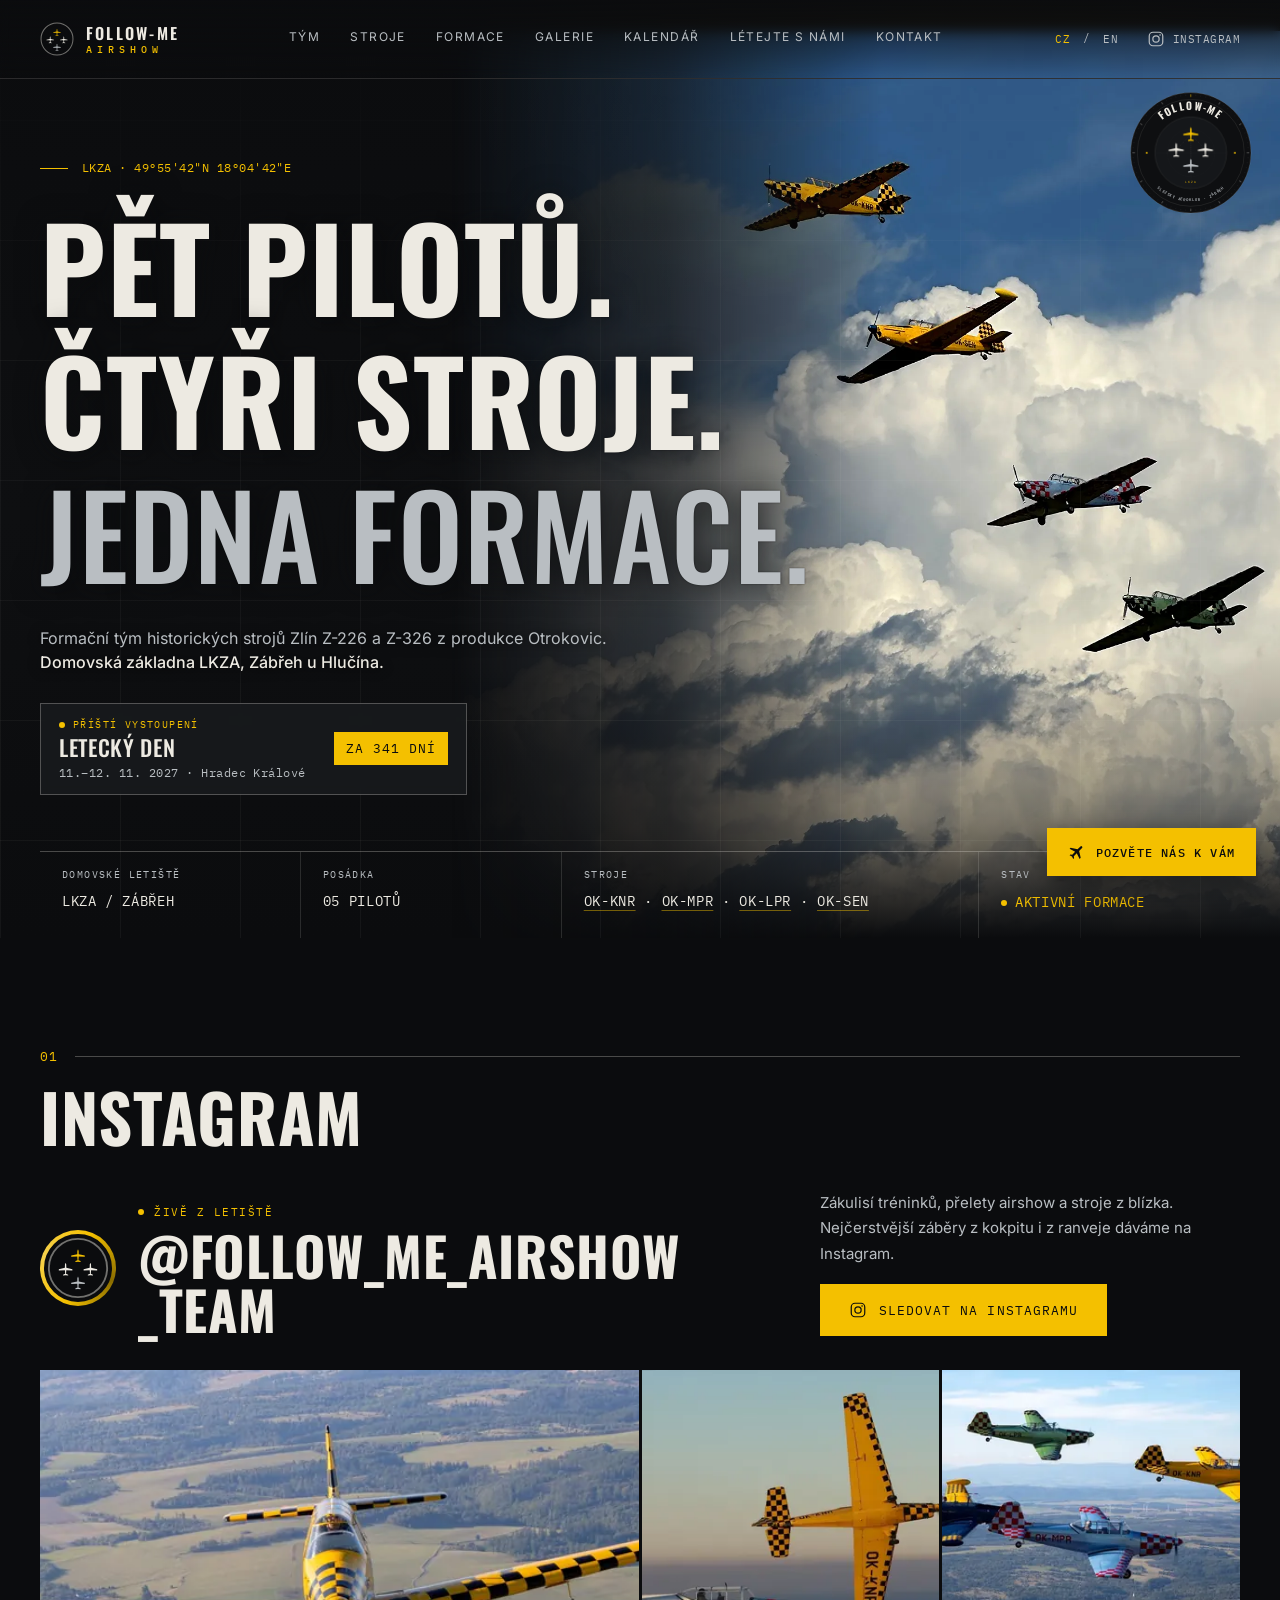
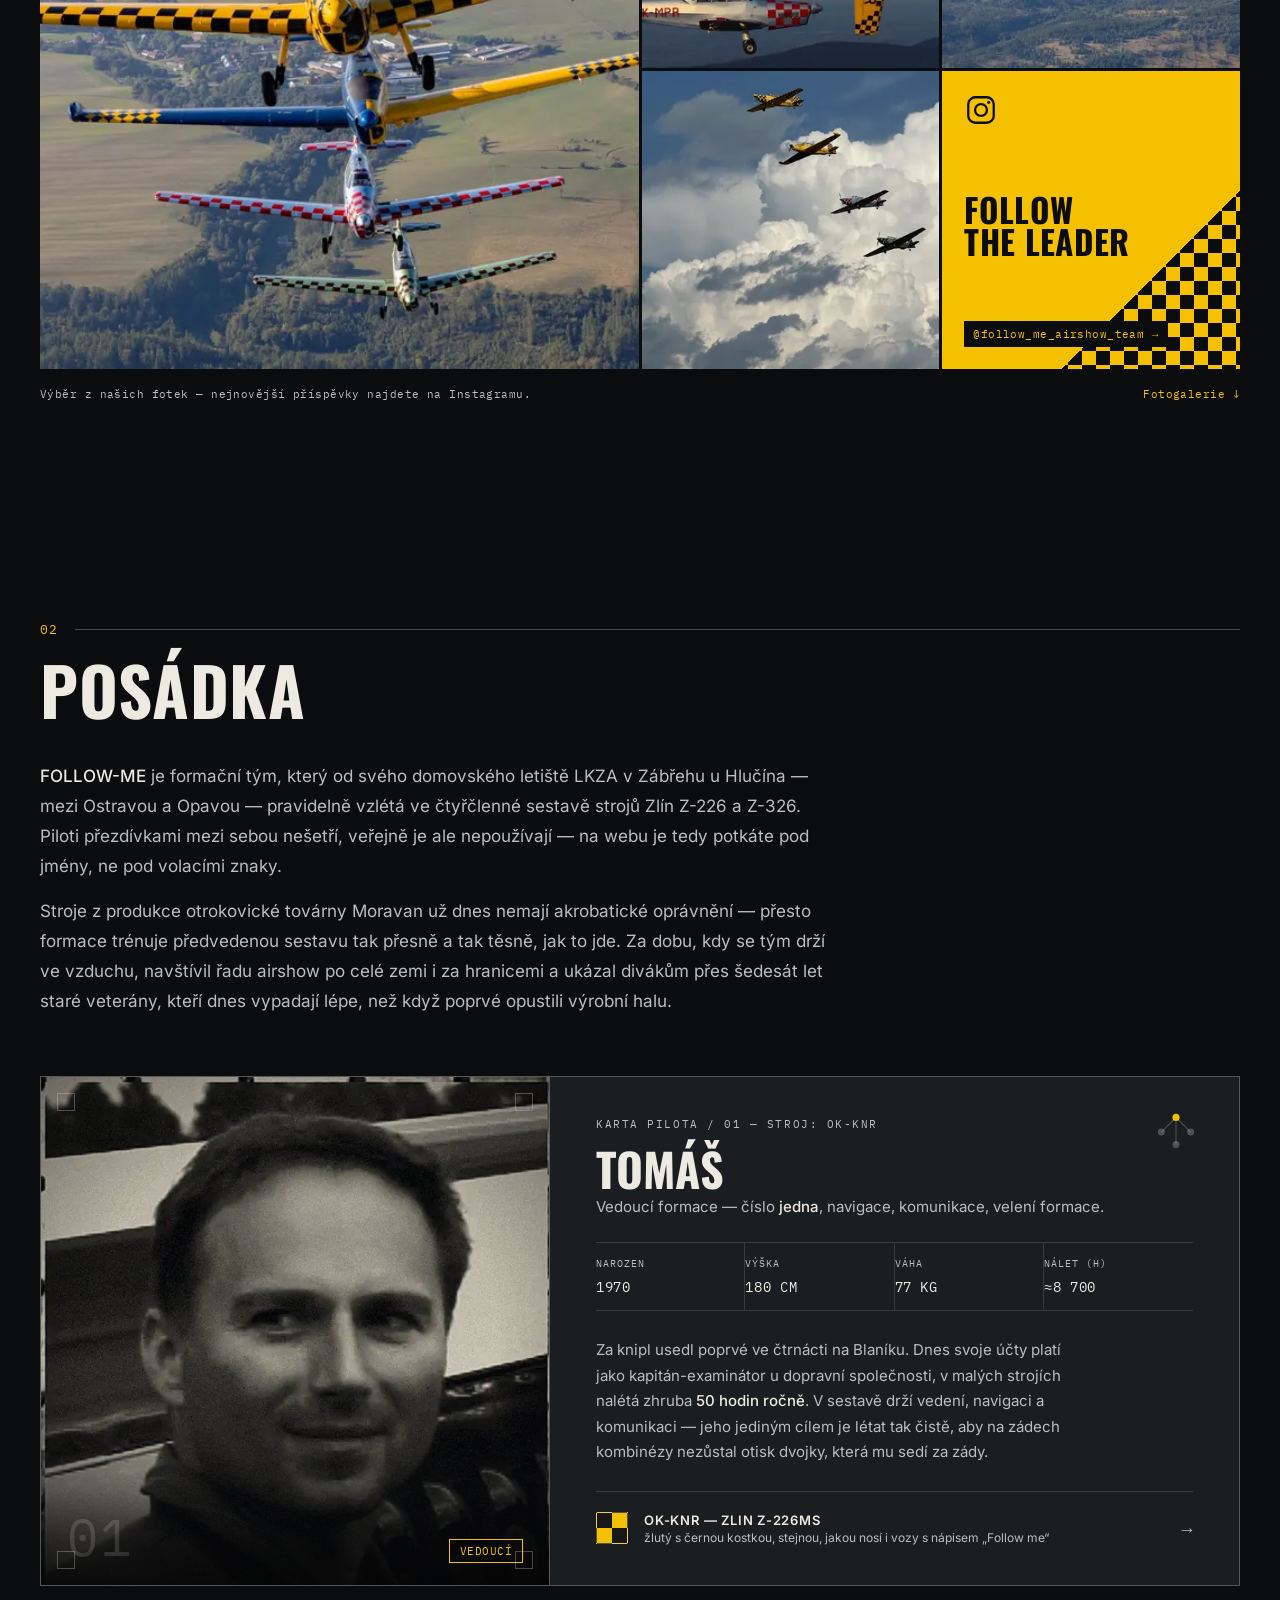
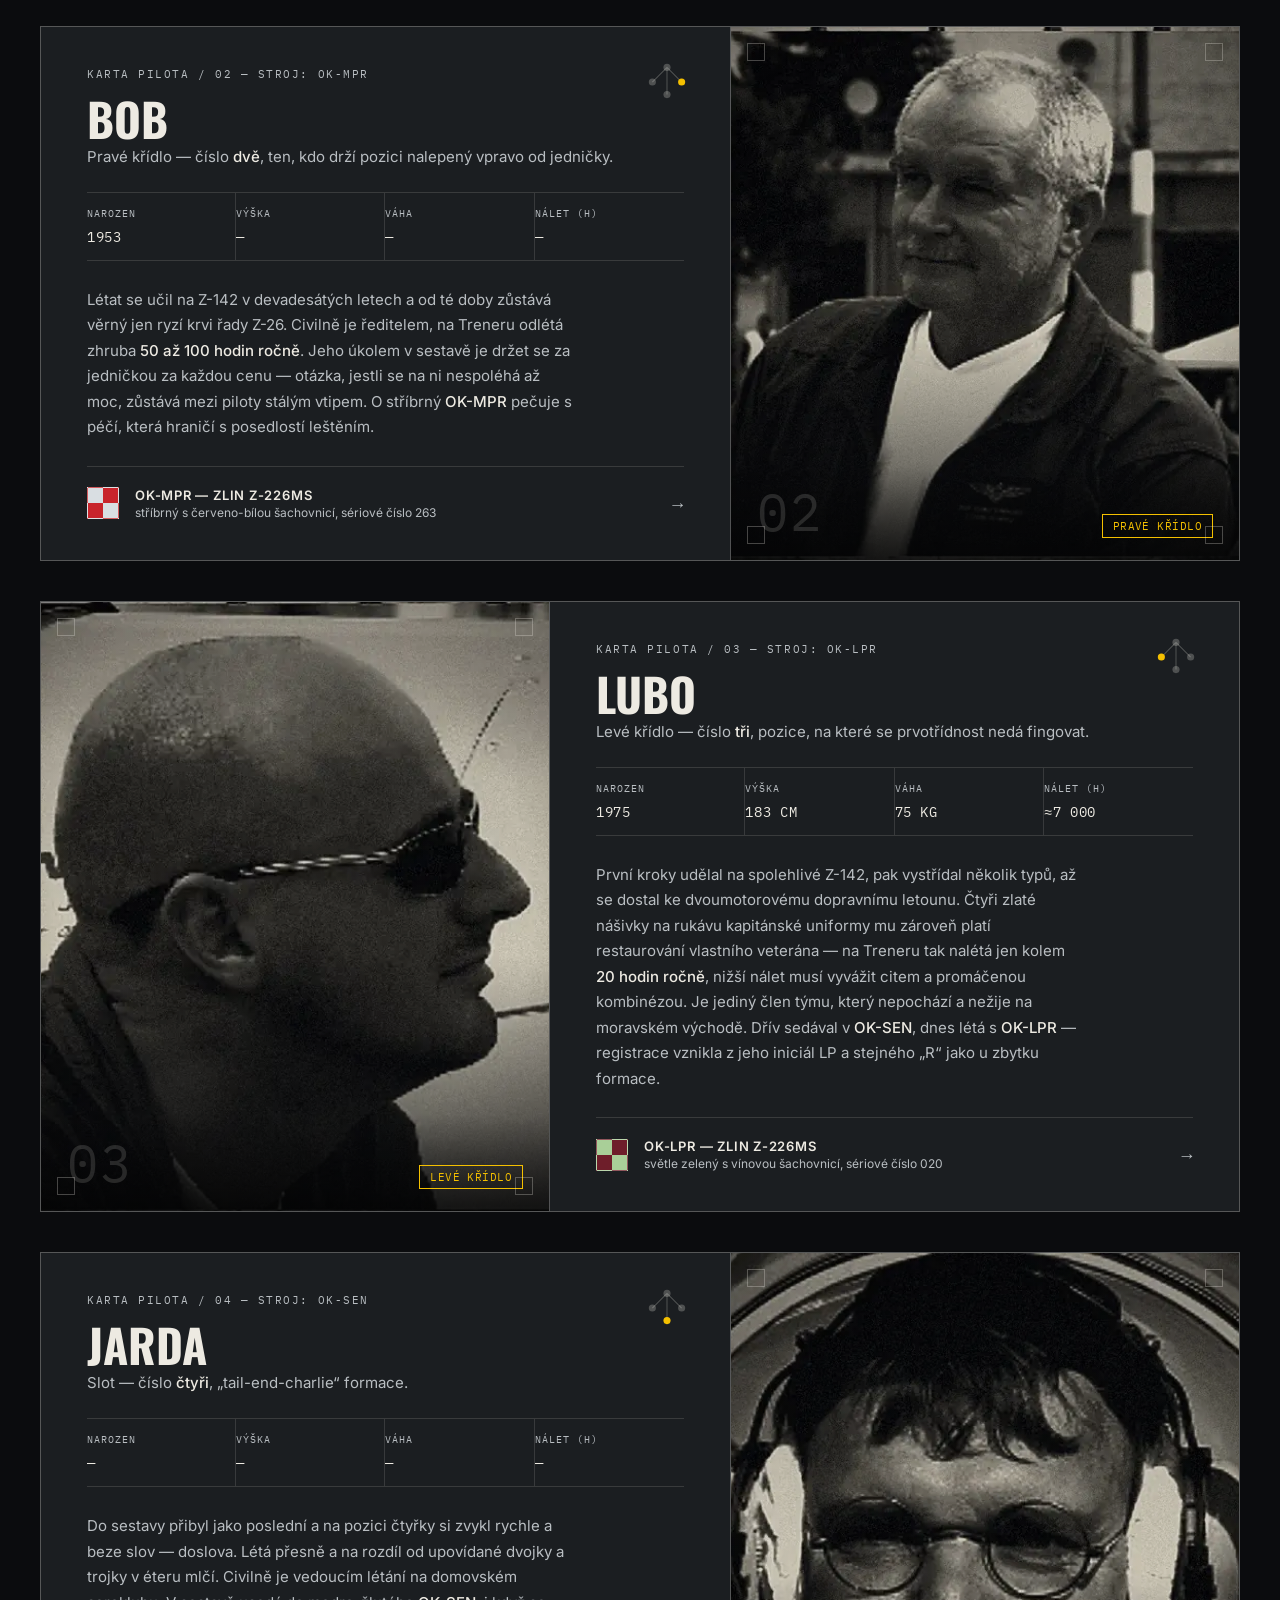
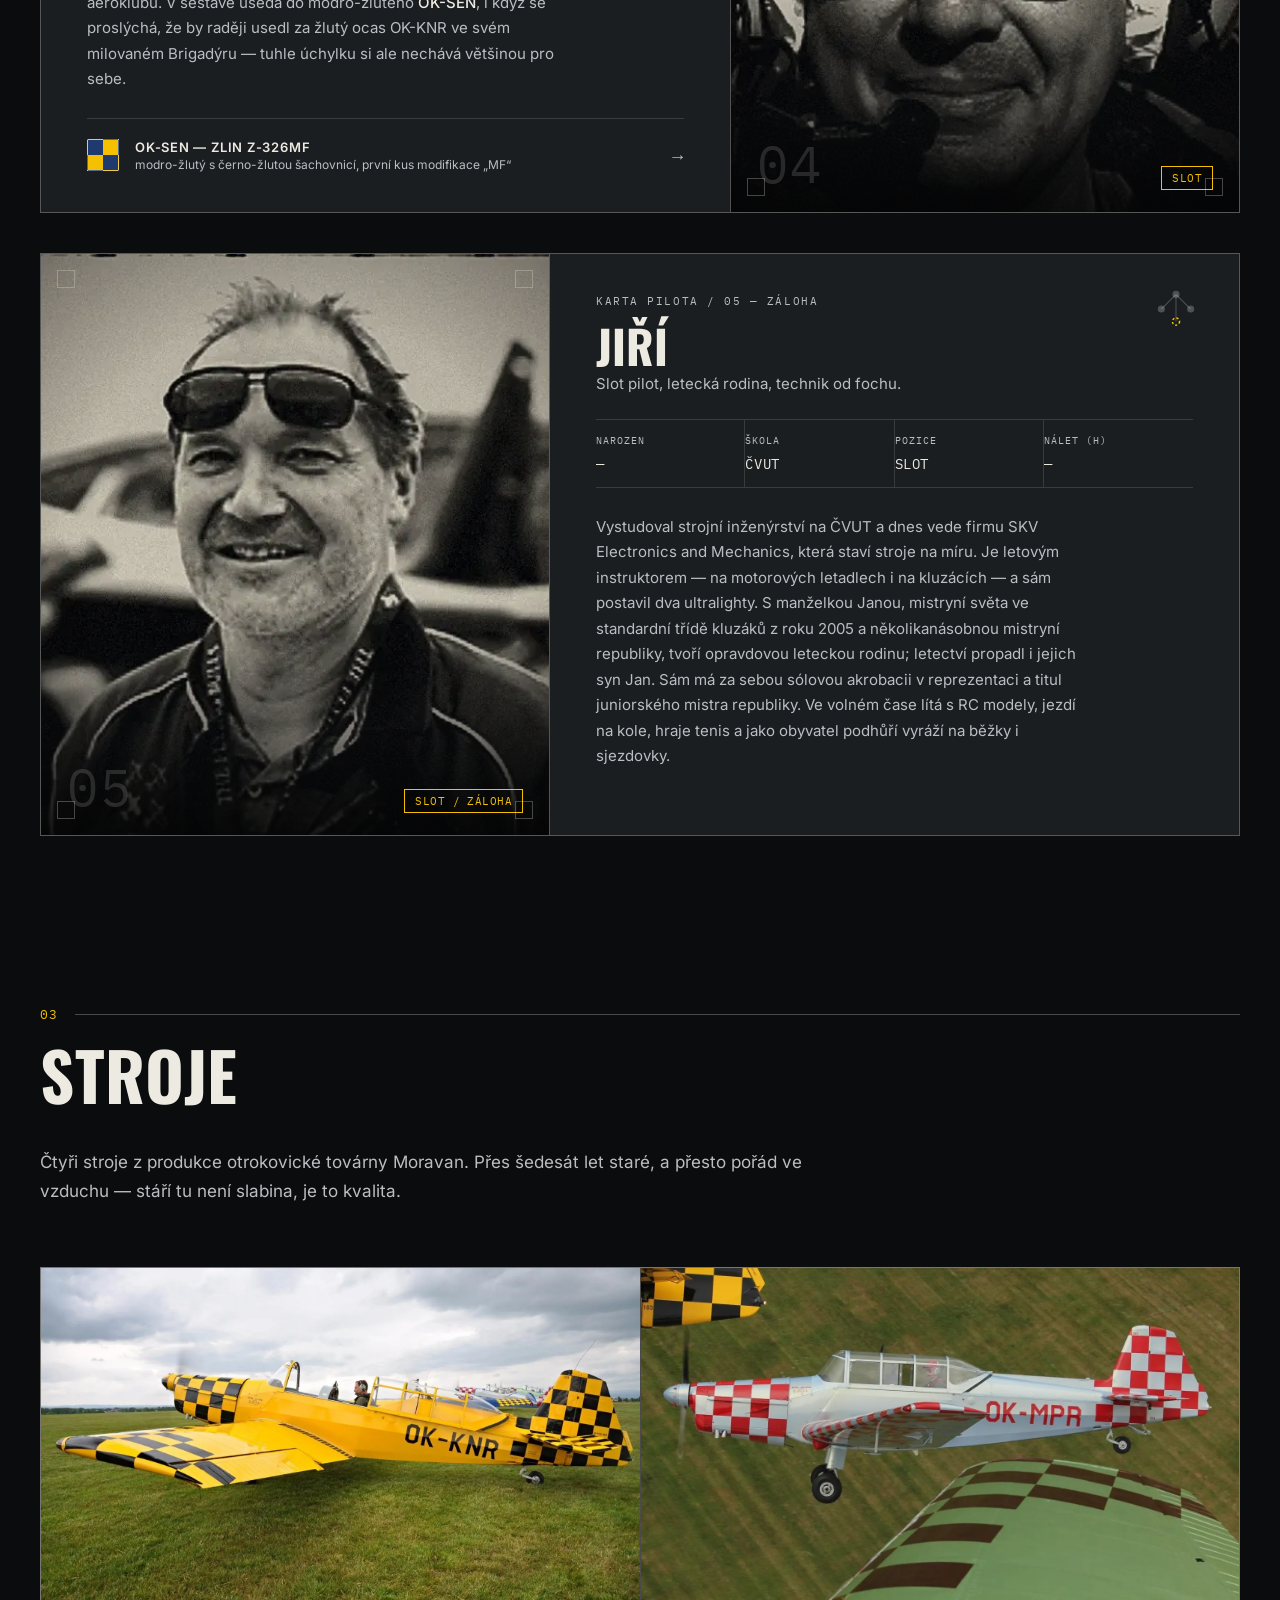
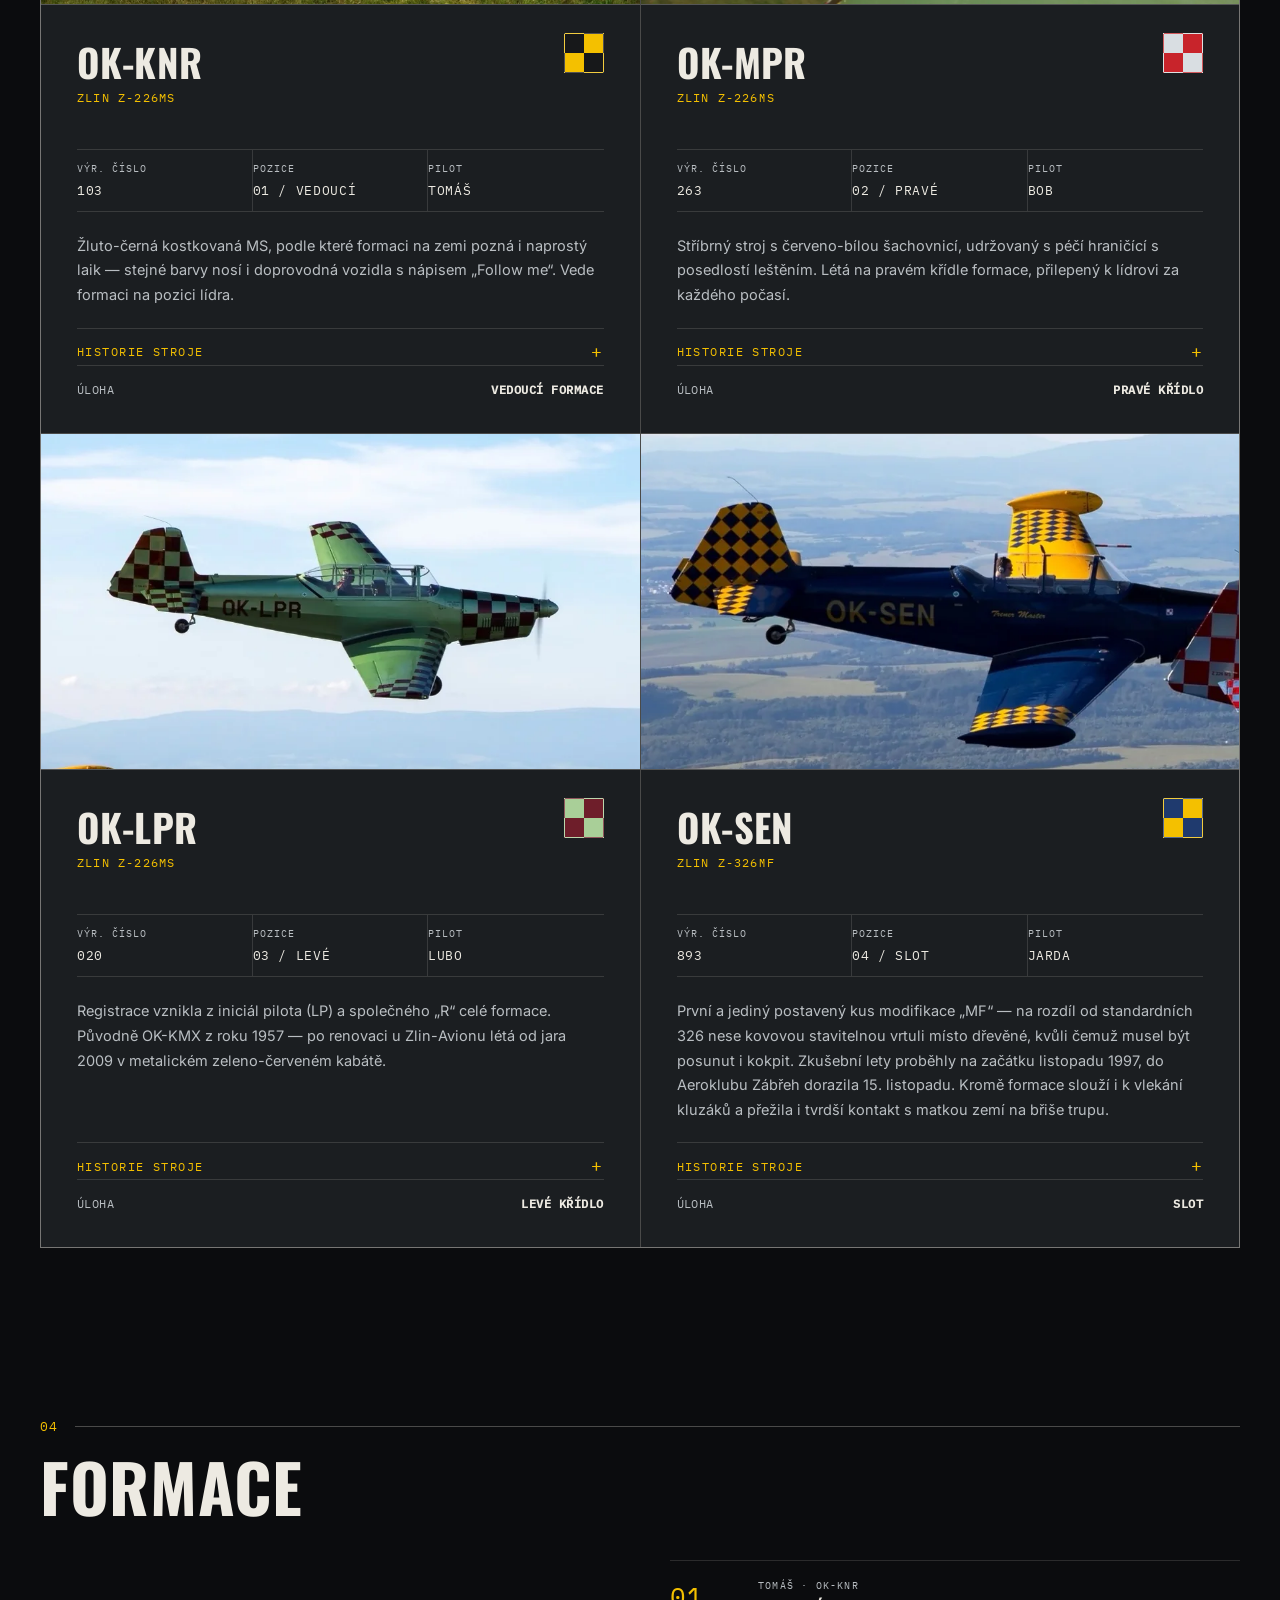
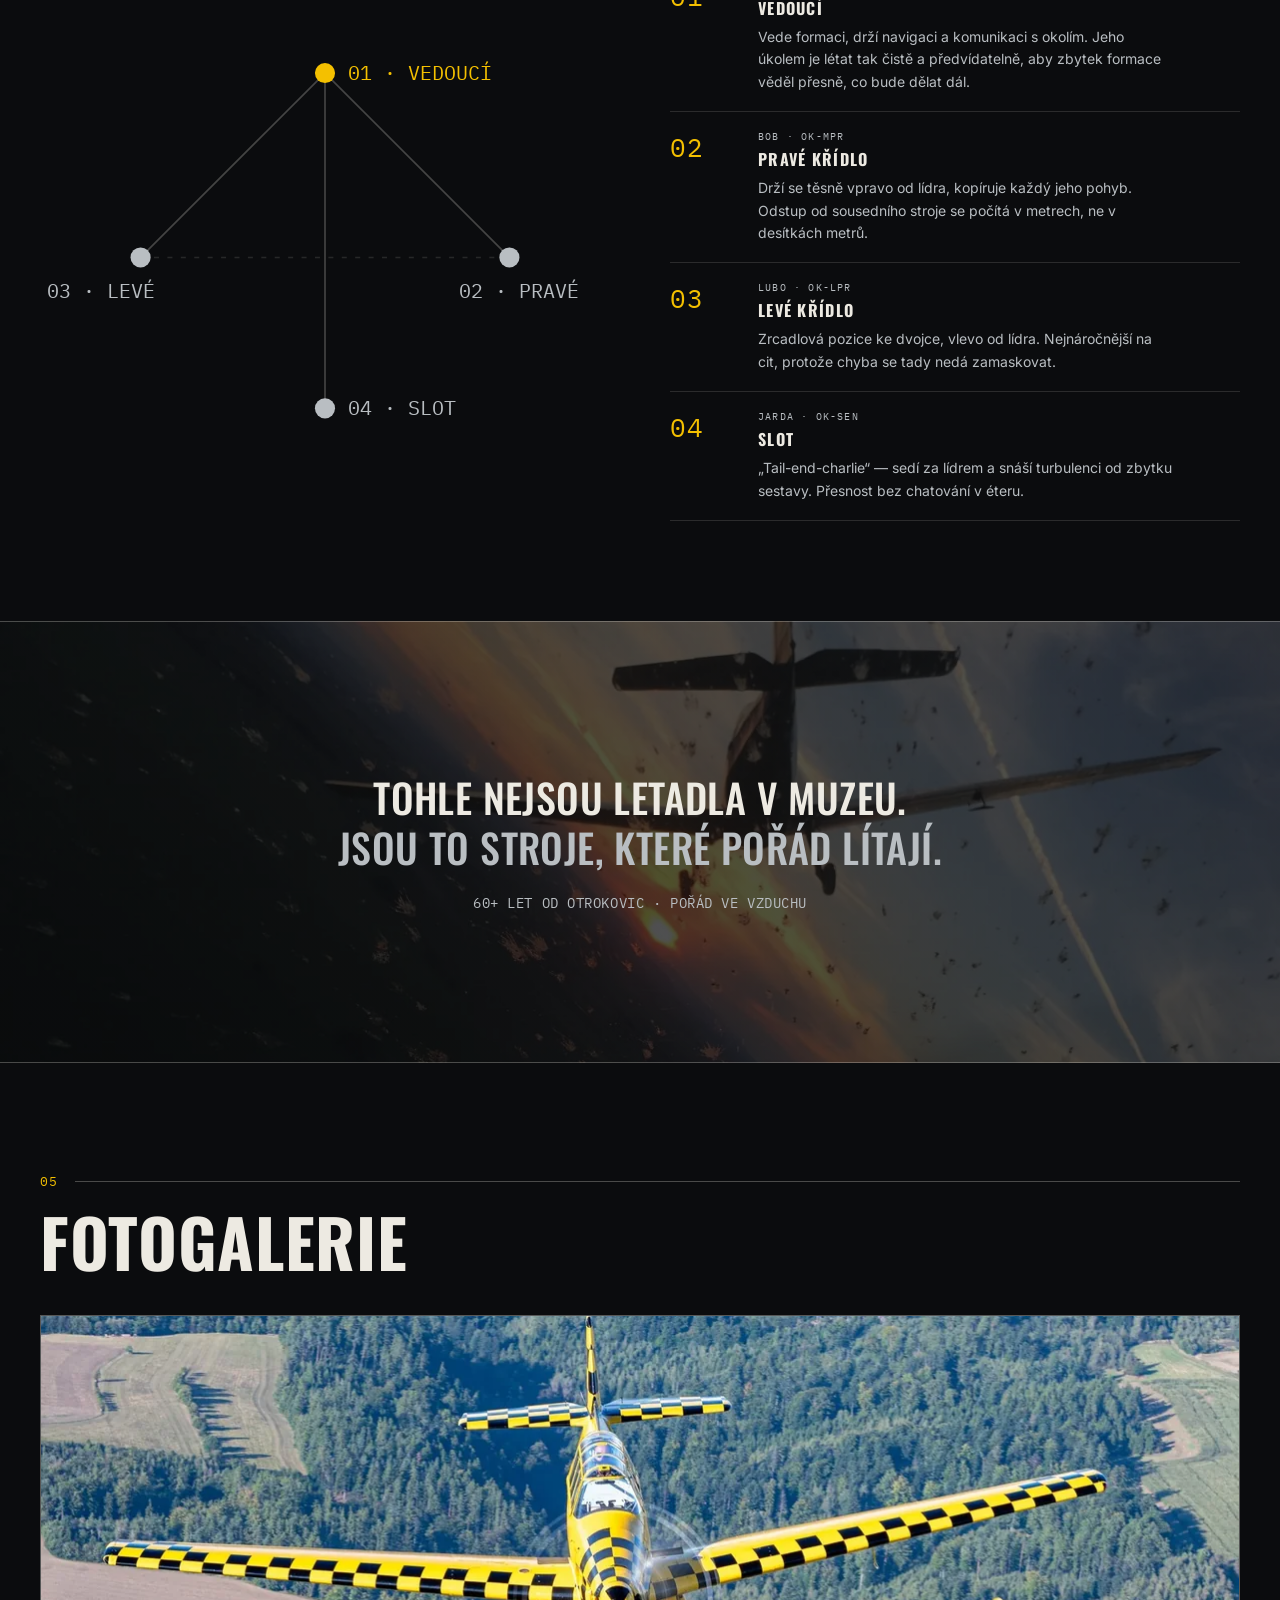
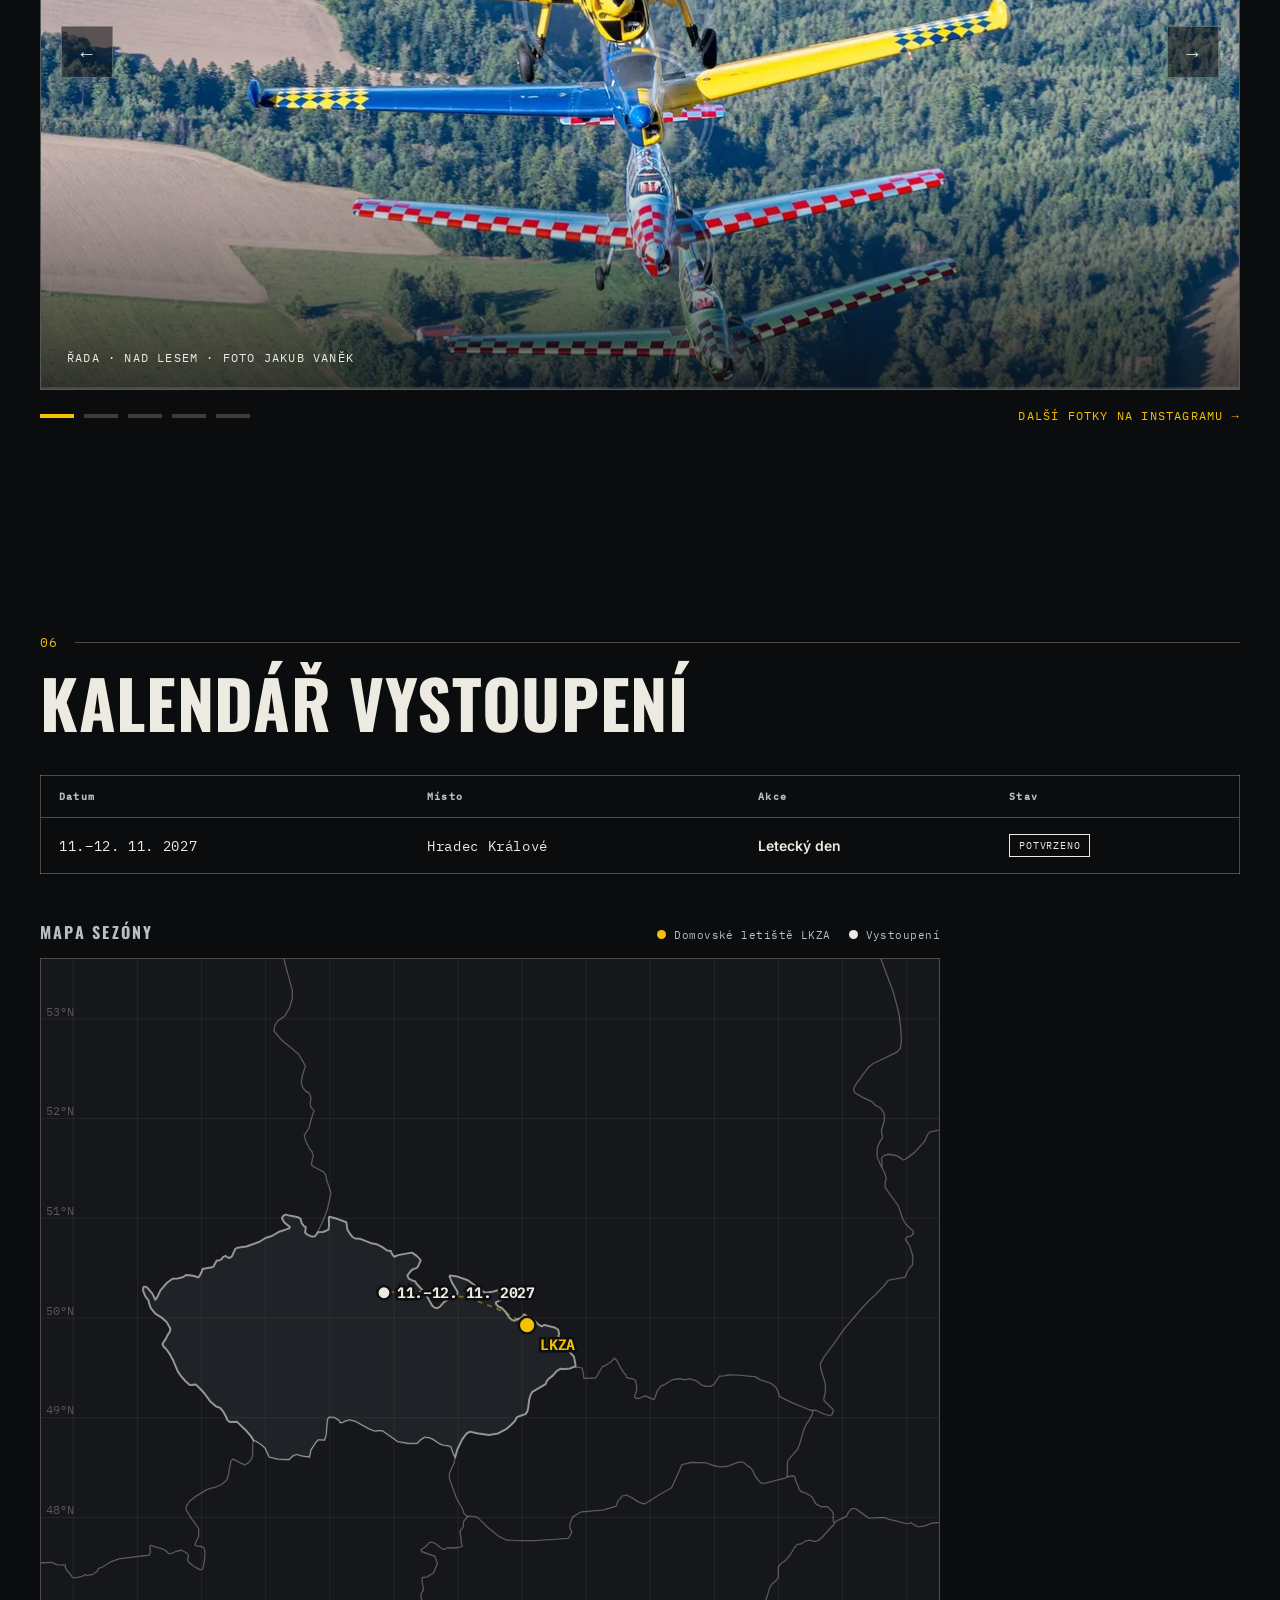
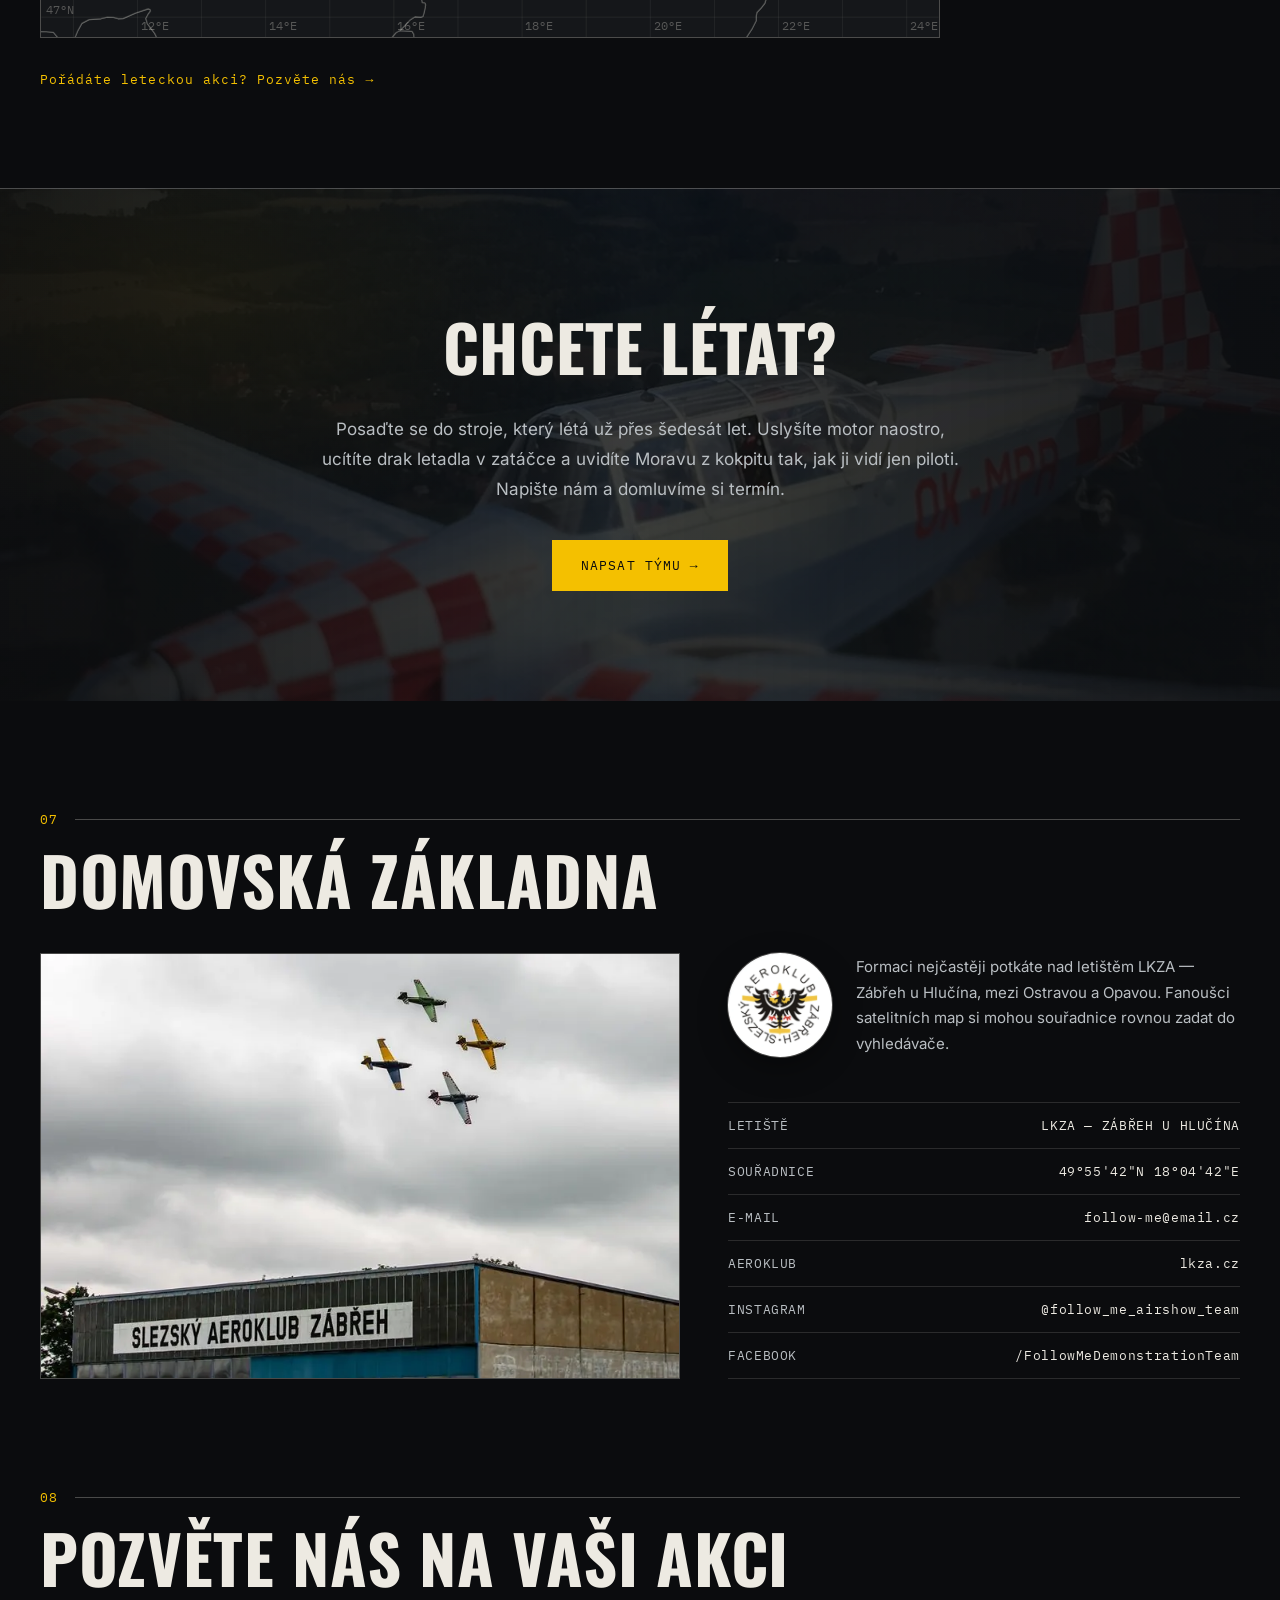
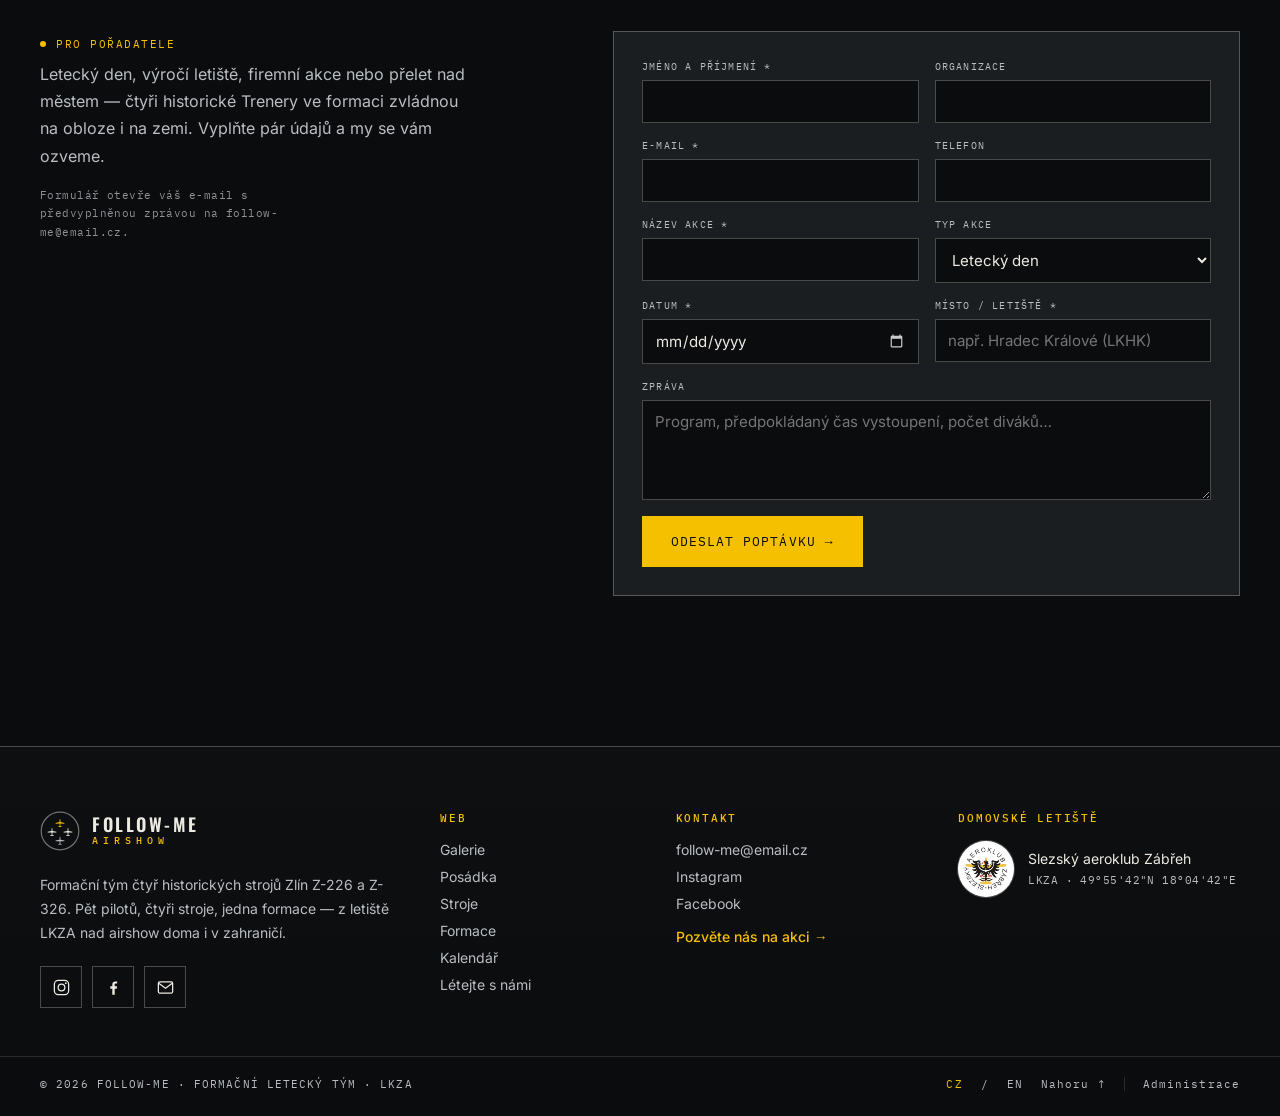
<file: index.html>
<!DOCTYPE html>
<html lang="cs">
<head>
<meta charset="UTF-8">
<meta name="viewport" content="width=device-width, initial-scale=1.0">
<title>FOLLOW-ME — formační letecký tým · LKZA Zábřeh</title>
<meta name="description" content="FOLLOW-ME — formační tým čtyř historických strojů Zlín Z-226 a Z-326. Domovská základna LKZA, Zábřeh u Hlučína.">
<meta property="og:title" content="FOLLOW-ME — pět pilotů. čtyři stroje. jedna formace.">
<meta property="og:description" content="Formační letecký tým historických strojů Zlín Z-226 / Z-326. LKZA Zábřeh u Hlučína.">
<meta property="og:type" content="website">
<meta property="og:locale" content="cs_CZ">
<meta property="og:url" content="https://follow-me-blond.vercel.app/">
<meta property="og:site_name" content="FOLLOW-ME">
<meta property="og:image" content="https://follow-me-blond.vercel.app/assets/images/og/og-cs.jpg">
<meta property="og:image:width" content="1200">
<meta property="og:image:height" content="630">
<meta property="og:image:alt" content="Čtyři stroje formace FOLLOW-ME v šikmé řadě před bouřkovými mraky">
<meta name="twitter:card" content="summary_large_image">
<meta name="theme-color" content="#0B0C0E">
<link rel="alternate" hreflang="cs" href="https://follow-me-blond.vercel.app/">
<link rel="alternate" hreflang="en" href="https://follow-me-blond.vercel.app/en/">
<link rel="alternate" hreflang="x-default" href="https://follow-me-blond.vercel.app/">
<link rel="canonical" href="https://follow-me-blond.vercel.app/">
<link rel="icon" type="image/svg+xml" href="assets/images/brand/favicon.svg">
<link rel="preload" href="assets/fonts/oswald-latin-700-normal.woff2" as="font" type="font/woff2" crossorigin>
<link rel="preload" href="assets/fonts/oswald-latin-ext-700-normal.woff2" as="font" type="font/woff2" crossorigin>
<link rel="preload" href="assets/fonts/oswald-latin-500-normal.woff2" as="font" type="font/woff2" crossorigin>
<link rel="preload" href="assets/fonts/inter-latin-400-normal.woff2" as="font" type="font/woff2" crossorigin>
<link rel="preload" href="data/events.json" as="fetch" crossorigin>
<link rel="stylesheet" href="css/style.css?v=23">
<link rel="preload" as="image" href="assets/images/photos/hero-mraky-mobil.webp" media="(max-width: 860px)">
<link rel="preload" as="image" href="assets/images/photos/hero-mraky.webp" media="(min-width: 861px)">
</head>
<body>

<!-- ============================================================ NAV -->
<nav class="nav" aria-label="Hlavní menu">
  <a href="#top" class="nav-mark">
    <svg viewBox="0 0 100 100" aria-hidden="true">
      <circle cx="50" cy="50" r="47" fill="none" stroke="rgba(237,234,226,0.45)" stroke-width="3"/>
      <path d="M12 1.5 L12.9 4 L13 8.6 L21.5 10.4 L21.5 12.2 L13 11.8 L12.6 17 L15.6 18.2 L15.6 19.4 L12 19 L8.4 19.4 L8.4 18.2 L11.4 17 L11 11.8 L2.5 12.2 L2.5 10.4 L11 8.6 L11.1 4 Z" fill="#F4C000" transform="translate(36.2 17.9) scale(1.15)"/>
      <path d="M12 1.5 L12.9 4 L13 8.6 L21.5 10.4 L21.5 12.2 L13 11.8 L12.6 17 L15.6 18.2 L15.6 19.4 L12 19 L8.4 19.4 L8.4 18.2 L11.4 17 L11 11.8 L2.5 12.2 L2.5 10.4 L11 8.6 L11.1 4 Z" fill="#EDEAE2" transform="translate(16.2 39.9) scale(1.15)"/>
      <path d="M12 1.5 L12.9 4 L13 8.6 L21.5 10.4 L21.5 12.2 L13 11.8 L12.6 17 L15.6 18.2 L15.6 19.4 L12 19 L8.4 19.4 L8.4 18.2 L11.4 17 L11 11.8 L2.5 12.2 L2.5 10.4 L11 8.6 L11.1 4 Z" fill="#EDEAE2" transform="translate(56.2 39.9) scale(1.15)"/>
      <path d="M12 1.5 L12.9 4 L13 8.6 L21.5 10.4 L21.5 12.2 L13 11.8 L12.6 17 L15.6 18.2 L15.6 19.4 L12 19 L8.4 19.4 L8.4 18.2 L11.4 17 L11 11.8 L2.5 12.2 L2.5 10.4 L11 8.6 L11.1 4 Z" fill="#B9BEC2" transform="translate(36.2 61.9) scale(1.15)"/>
    </svg>
    <span class="nav-word">FOLLOW-ME<small class="nav-sub mono">AIRSHOW</small></span>
  </a>
  <div class="nav-links">
    <a href="#team">Tým</a>
    <a href="#machines">Stroje</a>
    <a href="#formation">Formace</a>
    <a href="#instagram">Galerie</a>
    <a href="#events">Kalendář</a>
    <a href="#fly">Létejte s námi</a>
    <a href="#contact">Kontakt</a>
  </div>
  <div class="nav-lang mono" role="navigation" aria-label="Jazyk">
    <a href="./" class="active" lang="cs" aria-current="page">CZ</a><span aria-hidden="true">/</span>
    <a href="en/" lang="en" hreflang="en">EN</a>
  </div>
  <a class="nav-ig" href="https://www.instagram.com/follow_me_airshow_team/" target="_blank" rel="noopener" aria-label="Instagram FOLLOW-ME"><svg viewBox="0 0 24 24" fill="none" stroke="currentColor" stroke-width="1.6" aria-hidden="true"><rect x="3" y="3" width="18" height="18" rx="5"/><circle cx="12" cy="12" r="4.2"/><circle cx="17.4" cy="6.6" r="1.1" fill="currentColor" stroke="none"/></svg><span class="mono">INSTAGRAM</span></a>
  <button type="button" class="nav-toggle" id="navToggle" aria-label="Otevřít menu" aria-expanded="false" aria-controls="mobileMenu">
    <span></span><span></span><span></span>
  </button>
</nav>

<div class="mobile-menu" id="mobileMenu">
  <a href="#team">Tým</a>
  <a href="#machines">Stroje</a>
  <a href="#formation">Formace</a>
  <a href="#instagram">Galerie</a>
  <a href="#events">Kalendář</a>
  <a href="#fly">Létejte s námi</a>
  <a href="#contact">Kontakt</a>
  <div class="mm-lang mono"><a href="./" class="active" aria-current="page">CZ</a><a href="en/" lang="en" hreflang="en">EN</a></div>
  <a href="https://www.instagram.com/follow_me_airshow_team/" target="_blank" rel="noopener" class="mm-ig"><svg viewBox="0 0 24 24" fill="none" stroke="currentColor" stroke-width="1.6" aria-hidden="true"><rect x="3" y="3" width="18" height="18" rx="5"/><circle cx="12" cy="12" r="4.2"/><circle cx="17.4" cy="6.6" r="1.1" fill="currentColor" stroke="none"/></svg>@follow_me_airshow_team</a>
</div>

<!-- ============================================================ HERO -->
<section class="hero" id="top">
  <div class="hero-photo" aria-hidden="true"></div>
  <div class="hero-grid-lines" aria-hidden="true"></div>

  <div class="hero-badge">
<svg class="emblem" viewBox="0 0 400 400" role="img" aria-label="Znak FOLLOW-ME — Slezský aeroklub Zábřeh">
    <defs>
      <path id="emTop" d="M 58 200 A 142 142 0 0 1 342 200"/>
      <path id="emBot" d="M 40 200 A 160 160 0 0 0 360 200"/>
    </defs>
    <circle class="em-ring" cx="200" cy="200" r="198" fill="#0E0F11" stroke="rgba(237,234,226,0.28)" stroke-width="1.5"/>
    <g class="em-ticks">
      <line x1="200.0" y1="16.0" x2="200.0" y2="8.0" stroke="#F4C000" stroke-width="2"/>
      <line x1="216.3" y1="13.7" x2="216.7" y2="8.7" stroke="rgba(237,234,226,0.22)" stroke-width="1"/>
      <line x1="232.5" y1="15.8" x2="233.3" y2="10.9" stroke="rgba(237,234,226,0.22)" stroke-width="1"/>
      <line x1="248.4" y1="19.4" x2="249.7" y2="14.5" stroke="rgba(237,234,226,0.22)" stroke-width="1"/>
      <line x1="264.0" y1="24.3" x2="265.7" y2="19.6" stroke="rgba(237,234,226,0.22)" stroke-width="1"/>
      <line x1="279.0" y1="30.5" x2="281.1" y2="26.0" stroke="rgba(237,234,226,0.22)" stroke-width="1"/>
      <line x1="292.0" y1="40.7" x2="296.0" y2="33.7" stroke="rgba(237,234,226,0.55)" stroke-width="2"/>
      <line x1="307.3" y1="46.8" x2="310.1" y2="42.7" stroke="rgba(237,234,226,0.22)" stroke-width="1"/>
      <line x1="320.2" y1="56.7" x2="323.4" y2="52.9" stroke="rgba(237,234,226,0.22)" stroke-width="1"/>
      <line x1="332.2" y1="67.8" x2="335.8" y2="64.2" stroke="rgba(237,234,226,0.22)" stroke-width="1"/>
      <line x1="343.3" y1="79.8" x2="347.1" y2="76.6" stroke="rgba(237,234,226,0.22)" stroke-width="1"/>
      <line x1="353.2" y1="92.7" x2="357.3" y2="89.9" stroke="rgba(237,234,226,0.22)" stroke-width="1"/>
      <line x1="359.3" y1="108.0" x2="366.3" y2="104.0" stroke="rgba(237,234,226,0.55)" stroke-width="2"/>
      <line x1="369.5" y1="121.0" x2="374.0" y2="118.9" stroke="rgba(237,234,226,0.22)" stroke-width="1"/>
      <line x1="375.7" y1="136.0" x2="380.4" y2="134.3" stroke="rgba(237,234,226,0.22)" stroke-width="1"/>
      <line x1="380.6" y1="151.6" x2="385.5" y2="150.3" stroke="rgba(237,234,226,0.22)" stroke-width="1"/>
      <line x1="384.2" y1="167.5" x2="389.1" y2="166.7" stroke="rgba(237,234,226,0.22)" stroke-width="1"/>
      <line x1="386.3" y1="183.7" x2="391.3" y2="183.3" stroke="rgba(237,234,226,0.22)" stroke-width="1"/>
      <line x1="384.0" y1="200.0" x2="392.0" y2="200.0" stroke="rgba(237,234,226,0.55)" stroke-width="2"/>
      <line x1="386.3" y1="216.3" x2="391.3" y2="216.7" stroke="rgba(237,234,226,0.22)" stroke-width="1"/>
      <line x1="384.2" y1="232.5" x2="389.1" y2="233.3" stroke="rgba(237,234,226,0.22)" stroke-width="1"/>
      <line x1="380.6" y1="248.4" x2="385.5" y2="249.7" stroke="rgba(237,234,226,0.22)" stroke-width="1"/>
      <line x1="375.7" y1="264.0" x2="380.4" y2="265.7" stroke="rgba(237,234,226,0.22)" stroke-width="1"/>
      <line x1="369.5" y1="279.0" x2="374.0" y2="281.1" stroke="rgba(237,234,226,0.22)" stroke-width="1"/>
      <line x1="359.3" y1="292.0" x2="366.3" y2="296.0" stroke="rgba(237,234,226,0.55)" stroke-width="2"/>
      <line x1="353.2" y1="307.3" x2="357.3" y2="310.1" stroke="rgba(237,234,226,0.22)" stroke-width="1"/>
      <line x1="343.3" y1="320.2" x2="347.1" y2="323.4" stroke="rgba(237,234,226,0.22)" stroke-width="1"/>
      <line x1="332.2" y1="332.2" x2="335.8" y2="335.8" stroke="rgba(237,234,226,0.22)" stroke-width="1"/>
      <line x1="320.2" y1="343.3" x2="323.4" y2="347.1" stroke="rgba(237,234,226,0.22)" stroke-width="1"/>
      <line x1="307.3" y1="353.2" x2="310.1" y2="357.3" stroke="rgba(237,234,226,0.22)" stroke-width="1"/>
      <line x1="292.0" y1="359.3" x2="296.0" y2="366.3" stroke="rgba(237,234,226,0.55)" stroke-width="2"/>
      <line x1="279.0" y1="369.5" x2="281.1" y2="374.0" stroke="rgba(237,234,226,0.22)" stroke-width="1"/>
      <line x1="264.0" y1="375.7" x2="265.7" y2="380.4" stroke="rgba(237,234,226,0.22)" stroke-width="1"/>
      <line x1="248.4" y1="380.6" x2="249.7" y2="385.5" stroke="rgba(237,234,226,0.22)" stroke-width="1"/>
      <line x1="232.5" y1="384.2" x2="233.3" y2="389.1" stroke="rgba(237,234,226,0.22)" stroke-width="1"/>
      <line x1="216.3" y1="386.3" x2="216.7" y2="391.3" stroke="rgba(237,234,226,0.22)" stroke-width="1"/>
      <line x1="200.0" y1="384.0" x2="200.0" y2="392.0" stroke="rgba(237,234,226,0.55)" stroke-width="2"/>
      <line x1="183.7" y1="386.3" x2="183.3" y2="391.3" stroke="rgba(237,234,226,0.22)" stroke-width="1"/>
      <line x1="167.5" y1="384.2" x2="166.7" y2="389.1" stroke="rgba(237,234,226,0.22)" stroke-width="1"/>
      <line x1="151.6" y1="380.6" x2="150.3" y2="385.5" stroke="rgba(237,234,226,0.22)" stroke-width="1"/>
      <line x1="136.0" y1="375.7" x2="134.3" y2="380.4" stroke="rgba(237,234,226,0.22)" stroke-width="1"/>
      <line x1="121.0" y1="369.5" x2="118.9" y2="374.0" stroke="rgba(237,234,226,0.22)" stroke-width="1"/>
      <line x1="108.0" y1="359.3" x2="104.0" y2="366.3" stroke="rgba(237,234,226,0.55)" stroke-width="2"/>
      <line x1="92.7" y1="353.2" x2="89.9" y2="357.3" stroke="rgba(237,234,226,0.22)" stroke-width="1"/>
      <line x1="79.8" y1="343.3" x2="76.6" y2="347.1" stroke="rgba(237,234,226,0.22)" stroke-width="1"/>
      <line x1="67.8" y1="332.2" x2="64.2" y2="335.8" stroke="rgba(237,234,226,0.22)" stroke-width="1"/>
      <line x1="56.7" y1="320.2" x2="52.9" y2="323.4" stroke="rgba(237,234,226,0.22)" stroke-width="1"/>
      <line x1="46.8" y1="307.3" x2="42.7" y2="310.1" stroke="rgba(237,234,226,0.22)" stroke-width="1"/>
      <line x1="40.7" y1="292.0" x2="33.7" y2="296.0" stroke="rgba(237,234,226,0.55)" stroke-width="2"/>
      <line x1="30.5" y1="279.0" x2="26.0" y2="281.1" stroke="rgba(237,234,226,0.22)" stroke-width="1"/>
      <line x1="24.3" y1="264.0" x2="19.6" y2="265.7" stroke="rgba(237,234,226,0.22)" stroke-width="1"/>
      <line x1="19.4" y1="248.4" x2="14.5" y2="249.7" stroke="rgba(237,234,226,0.22)" stroke-width="1"/>
      <line x1="15.8" y1="232.5" x2="10.9" y2="233.3" stroke="rgba(237,234,226,0.22)" stroke-width="1"/>
      <line x1="13.7" y1="216.3" x2="8.7" y2="216.7" stroke="rgba(237,234,226,0.22)" stroke-width="1"/>
      <line x1="16.0" y1="200.0" x2="8.0" y2="200.0" stroke="rgba(237,234,226,0.55)" stroke-width="2"/>
      <line x1="13.7" y1="183.7" x2="8.7" y2="183.3" stroke="rgba(237,234,226,0.22)" stroke-width="1"/>
      <line x1="15.8" y1="167.5" x2="10.9" y2="166.7" stroke="rgba(237,234,226,0.22)" stroke-width="1"/>
      <line x1="19.4" y1="151.6" x2="14.5" y2="150.3" stroke="rgba(237,234,226,0.22)" stroke-width="1"/>
      <line x1="24.3" y1="136.0" x2="19.6" y2="134.3" stroke="rgba(237,234,226,0.22)" stroke-width="1"/>
      <line x1="30.5" y1="121.0" x2="26.0" y2="118.9" stroke="rgba(237,234,226,0.22)" stroke-width="1"/>
      <line x1="40.7" y1="108.0" x2="33.7" y2="104.0" stroke="rgba(237,234,226,0.55)" stroke-width="2"/>
      <line x1="46.8" y1="92.7" x2="42.7" y2="89.9" stroke="rgba(237,234,226,0.22)" stroke-width="1"/>
      <line x1="56.7" y1="79.8" x2="52.9" y2="76.6" stroke="rgba(237,234,226,0.22)" stroke-width="1"/>
      <line x1="67.8" y1="67.8" x2="64.2" y2="64.2" stroke="rgba(237,234,226,0.22)" stroke-width="1"/>
      <line x1="79.8" y1="56.7" x2="76.6" y2="52.9" stroke="rgba(237,234,226,0.22)" stroke-width="1"/>
      <line x1="92.7" y1="46.8" x2="89.9" y2="42.7" stroke="rgba(237,234,226,0.22)" stroke-width="1"/>
      <line x1="108.0" y1="40.7" x2="104.0" y2="33.7" stroke="rgba(237,234,226,0.55)" stroke-width="2"/>
      <line x1="121.0" y1="30.5" x2="118.9" y2="26.0" stroke="rgba(237,234,226,0.22)" stroke-width="1"/>
      <line x1="136.0" y1="24.3" x2="134.3" y2="19.6" stroke="rgba(237,234,226,0.22)" stroke-width="1"/>
      <line x1="151.6" y1="19.4" x2="150.3" y2="14.5" stroke="rgba(237,234,226,0.22)" stroke-width="1"/>
      <line x1="167.5" y1="15.8" x2="166.7" y2="10.9" stroke="rgba(237,234,226,0.22)" stroke-width="1"/>
      <line x1="183.7" y1="13.7" x2="183.3" y2="8.7" stroke="rgba(237,234,226,0.22)" stroke-width="1"/>
    </g>
    <g class="em-sweep" aria-hidden="true"><path d="M 200 9 A 191 191 0 0 1 266 21" fill="none" stroke="#F4C000" stroke-width="2" stroke-linecap="round"/></g>
    <circle class="em-ring2" cx="200" cy="200" r="176" fill="none" stroke="rgba(237,234,226,0.28)" stroke-width="1"/>
    <text class="em-text" font-family="Oswald, sans-serif" font-weight="700" font-size="34" letter-spacing="5" fill="#EDEAE2"><textPath href="#emTop" startOffset="50%" text-anchor="middle">FOLLOW-ME</textPath></text>
    <text class="em-text" font-family="IBM Plex Mono, monospace" font-weight="500" font-size="13" letter-spacing="3.2" fill="#B9BEC2"><textPath href="#emBot" startOffset="50%" text-anchor="middle">SLEZSKÝ AEROKLUB · ZÁBŘEH</textPath></text>
    <circle cx="55" cy="200" r="3" fill="#F4C000"/>
    <circle cx="345" cy="200" r="3" fill="#F4C000"/>
    <circle class="em-core" cx="200" cy="200" r="118" fill="#15171A" stroke="rgba(237,234,226,0.28)" stroke-width="1"/>
    <g stroke="rgba(237,234,226,0.08)" stroke-width="1">
      <line x1="82" y1="200" x2="318" y2="200"/><line x1="200" y1="82" x2="200" y2="318"/>
      <circle cx="200" cy="200" r="78" fill="none"/>
    </g>
    <g class="em-links" stroke="rgba(237,234,226,0.3)" stroke-width="1" stroke-dasharray="3 4">
      <line x1="200" y1="138" x2="152" y2="190"/>
      <line x1="200" y1="138" x2="248" y2="190"/>
      <line x1="200" y1="138" x2="200" y2="242"/>
    </g>
    <g class="em-plane em-p1"><g class="em-bob"><path d="M12 1.5 L12.9 4 L13 8.6 L21.5 10.4 L21.5 12.2 L13 11.8 L12.6 17 L15.6 18.2 L15.6 19.4 L12 19 L8.4 19.4 L8.4 18.2 L11.4 17 L11 11.8 L2.5 12.2 L2.5 10.4 L11 8.6 L11.1 4 Z" fill="#F4C000" transform="translate(168.8 110.7) scale(2.6)"/></g></g>
    <g class="em-plane em-p2"><g class="em-bob"><path d="M12 1.5 L12.9 4 L13 8.6 L21.5 10.4 L21.5 12.2 L13 11.8 L12.6 17 L15.6 18.2 L15.6 19.4 L12 19 L8.4 19.4 L8.4 18.2 L11.4 17 L11 11.8 L2.5 12.2 L2.5 10.4 L11 8.6 L11.1 4 Z" fill="#EDEAE2" transform="translate(120.8 162.7) scale(2.6)"/></g></g>
    <g class="em-plane em-p3"><g class="em-bob"><path d="M12 1.5 L12.9 4 L13 8.6 L21.5 10.4 L21.5 12.2 L13 11.8 L12.6 17 L15.6 18.2 L15.6 19.4 L12 19 L8.4 19.4 L8.4 18.2 L11.4 17 L11 11.8 L2.5 12.2 L2.5 10.4 L11 8.6 L11.1 4 Z" fill="#EDEAE2" transform="translate(216.8 162.7) scale(2.6)"/></g></g>
    <g class="em-plane em-p4"><g class="em-bob"><path d="M12 1.5 L12.9 4 L13 8.6 L21.5 10.4 L21.5 12.2 L13 11.8 L12.6 17 L15.6 18.2 L15.6 19.4 L12 19 L8.4 19.4 L8.4 18.2 L11.4 17 L11 11.8 L2.5 12.2 L2.5 10.4 L11 8.6 L11.1 4 Z" fill="#B9BEC2" transform="translate(168.8 214.7) scale(2.6)"/></g></g>
    <text class="em-text" x="200" y="300" text-anchor="middle" font-family="IBM Plex Mono, monospace" font-size="11" letter-spacing="3" fill="#F4C000">LKZA</text>
  </svg>
  </div>

  <div class="hero-inner">
    <div class="hero-eyebrow mono">
      <span class="dash" aria-hidden="true"></span>
      <span>LKZA · 49°55'42"N 18°04'42"E</span>
    </div>
    <h1 class="hero-title display">
      PĚT PILOTŮ.<br>
      ČTYŘI STROJE.<br>
      <span class="thin">JEDNA FORMACE.</span>
    </h1>
    <p class="hero-claim">
      Formační tým historických strojů Zlín Z-226 a Z-326 z produkce Otrokovic.
      <b>Domovská základna LKZA, Zábřeh u Hlučína.</b>
    </p>
    <!-- Příští vystoupení: vyplní se samo z kalendáře (data/events.json). -->
    <a class="next-event is-pending" id="nextEvent" href="#events" aria-hidden="true" tabindex="-1">
      <span class="ne-label mono"><span class="dot" aria-hidden="true"></span>PŘÍŠTÍ VYSTOUPENÍ</span>
      <span class="ne-name" id="neName">&nbsp;</span>
      <span class="ne-meta mono" id="neMeta">&nbsp;</span>
      <span class="ne-count mono" id="neCount">&nbsp;</span>
    </a>
  </div>

  <div class="hero-readout mono">
    <div class="cell">
      <span class="label">DOMOVSKÉ LETIŠTĚ</span>
      <span class="value">LKZA / ZÁBŘEH</span>
    </div>
    <div class="cell">
      <span class="label">POSÁDKA</span>
      <span class="value">05 PILOTŮ</span>
    </div>
    <div class="cell cell-machines">
      <span class="label">STROJE</span>
      <span class="value"><a class="nw reg-link" href="#ok-knr">OK-KNR</a> · <a class="nw reg-link" href="#ok-mpr">OK-MPR</a> · <a class="nw reg-link" href="#ok-lpr">OK-LPR</a> · <a class="nw reg-link" href="#ok-sen">OK-SEN</a></span>
    </div>
    <div class="cell">
      <span class="label">STAV</span>
      <span class="value yellow"><span class="dot" aria-hidden="true"></span>AKTIVNÍ FORMACE</span>
    </div>
  </div>
</section>

<!-- ============================================================ INSTAGRAM / GALERIE -->
<!-- Hlavní galerie. Po propojení s Instagramem (Behold) vložte JSON adresu feedu
     do data-feed a mřížka se sama naplní posledními příspěvky. Do té doby ukazuje
     výběr 4 fotek níže; po kliknutí se otevřou v prohlížeči fotek. -->
<div class="section-label" id="instagram">
  <span class="num mono">01</span>
  <div class="rule"></div>
  <h2>Instagram</h2>
</div>

<section class="ig-section" aria-labelledby="ig-title" data-feed="">
  <div class="ig-head">
    <div class="ig-profile">
      <a class="ig-avatar" href="https://www.instagram.com/follow_me_airshow_team/" target="_blank" rel="noopener" aria-hidden="true" tabindex="-1"><img id="igAvatar" src="assets/images/brand/favicon.svg" alt="" width="64" height="64"></a>
      <div>
        <span class="ig-eyebrow mono"><span class="dot" aria-hidden="true"></span>ŽIVĚ Z LETIŠTĚ</span>
        <h2 class="ig-handle display" id="ig-title"><a href="https://www.instagram.com/follow_me_airshow_team/" target="_blank" rel="noopener">@follow_me<wbr>_airshow<wbr>_team</a></h2>
        <p class="ig-stats mono" id="igStats" hidden><span><b id="igFollowers"></b> sledujících</span><span><b id="igCount"></b> příspěvků</span></p>
      </div>
    </div>
    <div class="ig-side">
      <p class="ig-text">Zákulisí tréninků, přelety airshow a stroje z blízka. Nejčerstvější záběry z kokpitu i z ranveje dáváme na Instagram.</p>
      <a class="btn" href="https://www.instagram.com/follow_me_airshow_team/" target="_blank" rel="noopener"><svg viewBox="0 0 24 24" fill="none" stroke="currentColor" stroke-width="1.6" aria-hidden="true"><rect x="3" y="3" width="18" height="18" rx="5"/><circle cx="12" cy="12" r="4.2"/><circle cx="17.4" cy="6.6" r="1.1" fill="currentColor" stroke="none"/></svg>SLEDOVAT NA INSTAGRAMU</a>
    </div>
  </div>

  <div class="ig-grid" id="igGrid">
    <a class="ig-tile is-big" href="assets/images/photos/rada-zepredu.webp" data-lightbox="ig" data-caption="ŘADA · ZEPŘEDU"><img src="assets/images/photos/rada-zepredu-sm.webp" srcset="assets/images/photos/rada-zepredu-sm.webp 800w, assets/images/photos/rada-zepredu.webp 1600w" sizes="(max-width:900px) 100vw, 50vw" alt="Čtyři stroje v řadě za sebou zepředu, v čele OK-KNR, pod nimi krajina" loading="lazy" style="object-position:50% 40%"><span class="ig-hover"><span class="ig-cap mono">ŘADA · ZEPŘEDU</span></span></a>
    <a class="ig-tile" href="assets/images/photos/mpr-knr-zapad-slunce.webp" data-lightbox="ig" data-caption="OK-MPR + OK-KNR · ZÁPAD SLUNCE"><img src="assets/images/photos/mpr-knr-zapad-slunce-xs.webp" srcset="assets/images/photos/mpr-knr-zapad-slunce-xs.webp 480w, assets/images/photos/mpr-knr-zapad-slunce-sm.webp 800w" sizes="(max-width:900px) 50vw, 25vw" alt="OK-MPR z boku a OK-KNR v náklonu při západu slunce" loading="lazy" style="object-position:72% 45%"><span class="ig-hover"><span class="ig-cap mono">OK-MPR + OK-KNR · ZÁPAD SLUNCE</span></span></a>
    <a class="ig-tile" href="assets/images/photos/ctyri-stroje-nad-krajinou.webp" data-lightbox="ig" data-caption="ČTYŘI STROJE · ZE VZDUCHU"><img src="assets/images/photos/ctyri-stroje-nad-krajinou-xs.webp" srcset="assets/images/photos/ctyri-stroje-nad-krajinou-xs.webp 480w, assets/images/photos/ctyri-stroje-nad-krajinou-sm.webp 800w" sizes="(max-width:900px) 50vw, 25vw" alt="OK-LPR, OK-KNR, OK-SEN a OK-MPR z boku nad krajinou" loading="lazy" style="object-position:62% 50%"><span class="ig-hover"><span class="ig-cap mono">ČTYŘI STROJE · ZE VZDUCHU</span></span></a>
    <a class="ig-tile" href="assets/images/photos/echelon-sestup-mraky.webp" data-lightbox="ig" data-caption="ECHELON · V BOUŘKOVÝCH MRACÍCH"><img src="assets/images/photos/echelon-sestup-mraky-xs.webp" srcset="assets/images/photos/echelon-sestup-mraky-xs.webp 480w, assets/images/photos/echelon-sestup-mraky-sm.webp 800w" sizes="(max-width:900px) 50vw, 25vw" alt="OK-KNR, OK-SEN, OK-MPR a OK-LPR v šikmé řadě před bouřkovými mraky" loading="lazy" style="object-position:60% 28%"><span class="ig-hover"><span class="ig-cap mono">ECHELON · V BOUŘKOVÝCH MRACÍCH</span></span></a>
    <a class="ig-tile ig-cta" href="https://www.instagram.com/follow_me_airshow_team/" target="_blank" rel="noopener">
      <span class="ig-cta-icon"><svg viewBox="0 0 24 24" fill="none" stroke="currentColor" stroke-width="1.6" aria-hidden="true"><rect x="3" y="3" width="18" height="18" rx="5"/><circle cx="12" cy="12" r="4.2"/><circle cx="17.4" cy="6.6" r="1.1" fill="currentColor" stroke="none"/></svg></span>
      <span class="ig-cta-text display">Follow<br>the leader</span>
      <span class="ig-cta-sub mono">@follow_me_airshow_team →</span>
    </a>
  </div>
  <p class="ig-foot mono"><span id="igFoot">Výběr z našich fotek — nejnovější příspěvky najdete na Instagramu.</span> <a href="#gallery">Fotogalerie ↓</a></p>
</section>

<!-- ============================================================ TÝM / POSÁDKA -->
<div class="section-label" id="team">
  <span class="num mono">02</span>
  <div class="rule"></div>
  <h2>Posádka</h2>
</div>
<div class="section-intro reveal">
    <p>
      <b>FOLLOW-ME</b> je formační tým, který od svého domovského letiště LKZA
      v Zábřehu u Hlučína — mezi Ostravou a Opavou — pravidelně vzlétá ve
      čtyřčlenné sestavě strojů Zlín Z-226 a Z-326. Piloti přezdívkami mezi
      sebou nešetří, veřejně je ale nepoužívají — na webu je tedy potkáte
      pod jmény, ne pod volacími znaky.
    </p>
    <p>
      Stroje z produkce otrokovické továrny Moravan už dnes nemají
      akrobatické oprávnění — přesto formace trénuje předvedenou sestavu tak
      přesně a tak těsně, jak to jde. Za dobu, kdy se tým drží ve vzduchu,
      navštívil řadu airshow po celé zemi i za hranicemi a ukázal divákům
      přes šedesát let staré veterány, kteří dnes vypadají lépe, než když poprvé
      opustili výrobní halu.
    </p>
</div>

<div class="pilot-wrap">

  <!-- PILOT 01 — TOMÁŠ -->
  <article id="pilot-tomas" class="pilot-card">
    <div class="pilot-portrait">
      <div class="crop-marks" aria-hidden="true">
        <span class="cm-tl"></span><span class="cm-tr"></span>
        <span class="cm-bl"></span><span class="cm-br"></span>
      </div>
      <img class="pilot-photo" src="assets/images/pilots/tomas-560.webp" srcset="assets/images/pilots/tomas-560.webp 560w, assets/images/pilots/tomas.webp 900w" sizes="(max-width:900px) calc(100vw - 40px), 560px" alt="Portrét pilota Tomáše" loading="lazy" width="900" height="900">
      <div class="pilot-tag">
        <span class="pilot-num mono">01</span>
        <span class="pilot-role-tag mono">VEDOUCÍ</span>
      </div>
    </div>
    <div class="pilot-data">
      <svg class="pos-mini" viewBox="0 0 44 38" aria-hidden="true"><path d="M22 6 L8 20 M22 6 L36 20 M22 6 L22 32"/><circle cx="22" cy="6" r="3.4" class="on"/><circle cx="36" cy="20" r="3.4"/><circle cx="8" cy="20" r="3.4"/><circle cx="22" cy="32" r="3.4"/></svg>
      <span class="pilot-eyebrow mono">KARTA PILOTA / 01 — STROJ: OK-KNR</span>
      <h3 class="pilot-name">Tomáš</h3>
      <p class="pilot-position">Vedoucí formace — číslo <b>jedna</b>, navigace, komunikace, velení formace.</p>
      <div class="pilot-specs mono">
        <div><span class="k">NAROZEN</span><span class="v">1970</span></div>
        <div><span class="k">VÝŠKA</span><span class="v">180 CM</span></div>
        <div><span class="k">VÁHA</span><span class="v">77 KG</span></div>
        <div><span class="k">NÁLET (H)</span><span class="v">≈8 700</span></div>
      </div>
      <p class="pilot-bio">
        Za knipl usedl poprvé ve čtrnácti na Blaníku. Dnes svoje účty platí jako
        kapitán-examinátor u dopravní společnosti, v malých strojích nalétá
        zhruba <b>50 hodin ročně</b>. V sestavě drží vedení, navigaci a
        komunikaci — jeho jediným cílem je létat tak čistě, aby na zádech
        kombinézy nezůstal otisk dvojky, která mu sedí za zády.
      </p>
      <a class="pilot-aircraft" href="#ok-knr">
        <div class="aircraft-swatch swatch-knr" aria-hidden="true"></div>
        <div class="txt">
          <b>OK-KNR — ZLIN Z-226MS</b>
          žlutý s černou kostkou, stejnou, jakou nosí i vozy s nápisem „Follow me“
        </div>
        <span class="pa-go mono" aria-hidden="true">→</span>
      </a>
    </div>
  </article>

  <!-- PILOT 02 — BOB -->
  <article id="pilot-bob" class="pilot-card reverse">
    <div class="pilot-portrait">
      <div class="crop-marks" aria-hidden="true">
        <span class="cm-tl"></span><span class="cm-tr"></span>
        <span class="cm-bl"></span><span class="cm-br"></span>
      </div>
      <img class="pilot-photo" src="assets/images/pilots/bob-560.webp" srcset="assets/images/pilots/bob-560.webp 560w, assets/images/pilots/bob.webp 900w" sizes="(max-width:900px) calc(100vw - 40px), 560px" alt="Portrét pilota Boba" loading="lazy" width="900" height="900">
      <div class="pilot-tag">
        <span class="pilot-num mono">02</span>
        <span class="pilot-role-tag mono">PRAVÉ KŘÍDLO</span>
      </div>
    </div>
    <div class="pilot-data">
      <svg class="pos-mini" viewBox="0 0 44 38" aria-hidden="true"><path d="M22 6 L8 20 M22 6 L36 20 M22 6 L22 32"/><circle cx="22" cy="6" r="3.4"/><circle cx="36" cy="20" r="3.4" class="on"/><circle cx="8" cy="20" r="3.4"/><circle cx="22" cy="32" r="3.4"/></svg>
      <span class="pilot-eyebrow mono">KARTA PILOTA / 02 — STROJ: OK-MPR</span>
      <h3 class="pilot-name">Bob</h3>
      <p class="pilot-position">Pravé křídlo — číslo <b>dvě</b>, ten, kdo drží pozici nalepený vpravo od jedničky.</p>
      <div class="pilot-specs mono">
        <div><span class="k">NAROZEN</span><span class="v">1953</span></div>
        <div><span class="k">VÝŠKA</span><span class="v">—</span></div>
        <div><span class="k">VÁHA</span><span class="v">—</span></div>
        <div><span class="k">NÁLET (H)</span><span class="v">—</span></div>
      </div>
      <p class="pilot-bio">
        Létat se učil na Z-142 v devadesátých letech a od té doby zůstává věrný
        jen ryzí krvi řady Z-26. Civilně je ředitelem, na Treneru odlétá zhruba
        <b>50 až 100 hodin ročně</b>. Jeho úkolem v sestavě je držet se za
        jedničkou za každou cenu — otázka, jestli se na ni nespoléhá až
        moc, zůstává mezi piloty stálým vtipem. O stříbrný
        <b>OK-MPR</b> pečuje s péčí, která hraničí s posedlostí leštěním.
      </p>
      <a class="pilot-aircraft" href="#ok-mpr">
        <div class="aircraft-swatch swatch-mpr" aria-hidden="true"></div>
        <div class="txt">
          <b>OK-MPR — ZLIN Z-226MS</b>
          stříbrný s červeno-bílou šachovnicí, sériové číslo 263
        </div>
        <span class="pa-go mono" aria-hidden="true">→</span>
      </a>
    </div>
  </article>

  <!-- PILOT 03 — LUBO -->
  <article id="pilot-lubo" class="pilot-card">
    <div class="pilot-portrait">
      <div class="crop-marks" aria-hidden="true">
        <span class="cm-tl"></span><span class="cm-tr"></span>
        <span class="cm-bl"></span><span class="cm-br"></span>
      </div>
      <img class="pilot-photo" src="assets/images/pilots/lubo-560.webp" srcset="assets/images/pilots/lubo-560.webp 560w, assets/images/pilots/lubo.webp 900w" sizes="(max-width:900px) calc(100vw - 40px), 560px" alt="Portrét pilota Luba" loading="lazy" width="900" height="900">
      <div class="pilot-tag">
        <span class="pilot-num mono">03</span>
        <span class="pilot-role-tag mono">LEVÉ KŘÍDLO</span>
      </div>
    </div>
    <div class="pilot-data">
      <svg class="pos-mini" viewBox="0 0 44 38" aria-hidden="true"><path d="M22 6 L8 20 M22 6 L36 20 M22 6 L22 32"/><circle cx="22" cy="6" r="3.4"/><circle cx="36" cy="20" r="3.4"/><circle cx="8" cy="20" r="3.4" class="on"/><circle cx="22" cy="32" r="3.4"/></svg>
      <span class="pilot-eyebrow mono">KARTA PILOTA / 03 — STROJ: OK-LPR</span>
      <h3 class="pilot-name">Lubo</h3>
      <p class="pilot-position">Levé křídlo — číslo <b>tři</b>, pozice, na které se prvotřídnost nedá fingovat.</p>
      <div class="pilot-specs mono">
        <div><span class="k">NAROZEN</span><span class="v">1975</span></div>
        <div><span class="k">VÝŠKA</span><span class="v">183 CM</span></div>
        <div><span class="k">VÁHA</span><span class="v">75 KG</span></div>
        <div><span class="k">NÁLET (H)</span><span class="v">≈7 000</span></div>
      </div>
      <p class="pilot-bio">
        První kroky udělal na spolehlivé Z-142, pak vystřídal několik typů, až
        se dostal ke dvoumotorovému dopravnímu letounu. Čtyři zlaté nášivky na
        rukávu kapitánské uniformy mu zároveň platí restaurování vlastního
        veterána — na Treneru tak nalétá jen kolem <b>20 hodin ročně</b>,
        nižší nálet musí vyvážit citem a promáčenou kombinézou. Je jediný
        člen týmu, který nepochází a nežije na moravském východě. Dřív sedával
        v <b>OK-SEN</b>, dnes létá s <b>OK-LPR</b> — registrace vznikla z jeho
        iniciál LP a stejného „R“ jako u zbytku formace.
      </p>
      <a class="pilot-aircraft" href="#ok-lpr">
        <div class="aircraft-swatch swatch-lpr" aria-hidden="true"></div>
        <div class="txt">
          <b>OK-LPR — ZLIN Z-226MS</b>
          světle zelený s vínovou šachovnicí, sériové číslo 020
        </div>
        <span class="pa-go mono" aria-hidden="true">→</span>
      </a>
    </div>
  </article>

  <!-- PILOT 04 — JARDA -->
  <article id="pilot-jarda" class="pilot-card reverse">
    <div class="pilot-portrait">
      <div class="crop-marks" aria-hidden="true">
        <span class="cm-tl"></span><span class="cm-tr"></span>
        <span class="cm-bl"></span><span class="cm-br"></span>
      </div>
      <img class="pilot-photo" src="assets/images/pilots/jarda-560.webp" srcset="assets/images/pilots/jarda-560.webp 560w, assets/images/pilots/jarda.webp 900w" sizes="(max-width:900px) calc(100vw - 40px), 560px" alt="Portrét pilota Jardy" loading="lazy" width="900" height="900">
      <div class="pilot-tag">
        <span class="pilot-num mono">04</span>
        <span class="pilot-role-tag mono">SLOT</span>
      </div>
    </div>
    <div class="pilot-data">
      <svg class="pos-mini" viewBox="0 0 44 38" aria-hidden="true"><path d="M22 6 L8 20 M22 6 L36 20 M22 6 L22 32"/><circle cx="22" cy="6" r="3.4"/><circle cx="36" cy="20" r="3.4"/><circle cx="8" cy="20" r="3.4"/><circle cx="22" cy="32" r="3.4" class="on"/></svg>
      <span class="pilot-eyebrow mono">KARTA PILOTA / 04 — STROJ: OK-SEN</span>
      <h3 class="pilot-name">Jarda</h3>
      <p class="pilot-position">Slot — číslo <b>čtyři</b>, „tail-end-charlie“ formace.</p>
      <div class="pilot-specs mono">
        <div><span class="k">NAROZEN</span><span class="v">—</span></div>
        <div><span class="k">VÝŠKA</span><span class="v">—</span></div>
        <div><span class="k">VÁHA</span><span class="v">—</span></div>
        <div><span class="k">NÁLET (H)</span><span class="v">—</span></div>
      </div>
      <p class="pilot-bio">
        Do sestavy přibyl jako poslední a na pozici čtyřky si zvykl rychle a
        beze slov — doslova. Létá přesně a na rozdíl od upovídané dvojky a
        trojky v éteru mlčí. Civilně je vedoucím létání na domovském
        aeroklubu. V sestavě usedá do modro-žlutého <b>OK-SEN</b>, i když se
        proslýchá, že by raději usedl za žlutý ocas OK-KNR ve svém milovaném
        Brigadýru — tuhle úchylku si ale nechává většinou pro sebe.
      </p>
      <a class="pilot-aircraft" href="#ok-sen">
        <div class="aircraft-swatch swatch-sen" aria-hidden="true"></div>
        <div class="txt">
          <b>OK-SEN — ZLIN Z-326MF</b>
          modro-žlutý s černo-žlutou šachovnicí, první kus modifikace „MF“
        </div>
        <span class="pa-go mono" aria-hidden="true">→</span>
      </a>
    </div>
  </article>

  <!-- PILOT 05 — JIŘÍ -->
  <article id="pilot-jiri" class="pilot-card">
    <div class="pilot-portrait">
      <div class="crop-marks" aria-hidden="true">
        <span class="cm-tl"></span><span class="cm-tr"></span>
        <span class="cm-bl"></span><span class="cm-br"></span>
      </div>
      <img class="pilot-photo" src="assets/images/pilots/jiri-560.webp" srcset="assets/images/pilots/jiri-560.webp 560w, assets/images/pilots/jiri.webp 900w" sizes="(max-width:900px) calc(100vw - 40px), 560px" alt="Portrét pilota Jiřího" loading="lazy" width="900" height="900">
      <div class="pilot-tag">
        <span class="pilot-num mono">05</span>
        <span class="pilot-role-tag mono">SLOT / ZÁLOHA</span>
      </div>
    </div>
    <div class="pilot-data">
      <svg class="pos-mini" viewBox="0 0 44 38" aria-hidden="true"><path d="M22 6 L8 20 M22 6 L36 20 M22 6 L22 32"/><circle cx="22" cy="6" r="3.4"/><circle cx="36" cy="20" r="3.4"/><circle cx="8" cy="20" r="3.4"/><circle cx="22" cy="32" r="3.4" class="ring"/></svg>
      <span class="pilot-eyebrow mono">KARTA PILOTA / 05 — ZÁLOHA</span>
      <h3 class="pilot-name">Jiří</h3>
      <p class="pilot-position">Slot pilot, letecká rodina, technik od fochu.</p>
      <div class="pilot-specs mono">
        <div><span class="k">NAROZEN</span><span class="v">—</span></div>
        <div><span class="k">ŠKOLA</span><span class="v">ČVUT</span></div>
        <div><span class="k">POZICE</span><span class="v">SLOT</span></div>
        <div><span class="k">NÁLET (H)</span><span class="v">—</span></div>
      </div>
      <p class="pilot-bio">
        Vystudoval strojní inženýrství na ČVUT a dnes vede firmu SKV
        Electronics and Mechanics, která staví stroje na míru. Je letovým
        instruktorem — na motorových letadlech i na kluzácích — a sám postavil
        dva ultralighty. S manželkou Janou, mistryní světa ve standardní třídě
        kluzáků z roku 2005 a několikanásobnou mistryní republiky, tvoří
        opravdovou leteckou rodinu; letectví propadl i jejich syn Jan. Sám má
        za sebou sólovou akrobacii v reprezentaci a titul juniorského mistra
        republiky. Ve volném čase lítá s RC modely, jezdí na kole, hraje tenis
        a jako obyvatel podhůří vyráží na běžky i sjezdovky.
      </p>
      <!-- TODO: přesné zařazení do formace a nalétané hodiny ověřit s týmem. -->
    </div>
  </article>

</div>

<!-- ============================================================ MACHINES -->
<div class="section-label" id="machines">
  <span class="num mono">03</span>
  <div class="rule"></div>
  <h2>Stroje</h2>
</div>
<div class="section-intro">
  <p>Čtyři stroje z produkce otrokovické továrny Moravan. Přes šedesát let staré, a přesto pořád ve vzduchu — stáří tu není slabina, je to kvalita.</p>
</div>

<div class="machines-grid">

  <div class="machine-card" id="ok-knr">
    <figure class="machine-photo"><img src="assets/images/machines/ok-knr.webp" alt="Zlín Z-226MS OK-KNR z boku na trávě s pilotem v kokpitu" loading="lazy" style="object-position:50% 50%"></figure>
    <div class="machine-top">
      <div>
        <div class="machine-reg display">OK-KNR</div>
        <div class="machine-type mono">ZLIN Z-226MS</div>
      </div>
      <div class="machine-swatch swatch-knr" aria-hidden="true"></div>
    </div>
    <div class="machine-specs mono">
      <div><span class="k">VÝR. ČÍSLO</span><span class="v">103</span></div>
      <div><span class="k">POZICE</span><span class="v">01 / VEDOUCÍ</span></div>
      <div><span class="k">PILOT</span><span class="v">TOMÁŠ</span></div>
    </div>
    <p class="machine-text">
      Žluto-černá kostkovaná MS, podle které formaci na zemi pozná i naprostý
      laik — stejné barvy nosí i doprovodná vozidla s nápisem „Follow me“.
      Vede formaci na pozici lídra.
    </p>
        <details class="machine-history">
      <summary class="mono"><span>HISTORIE STROJE</span><span class="mh-icon" aria-hidden="true">+</span></summary>
      <div class="mh-body">
        <p>Tento Zlin 226 byl stvořen v roce 1957 v Otrokovicích pod výrobním číslem 103. Letecký život započal coby verze Z-226T a brzy získal logickou přezdívku <b>Kanár</b>. Když procházíme sadu starých palubních deníků, vidíme mnoho známých jmen. Poté, co již se svým motorem Walter Minor VI a tandemovým uspořádáním kabiny nebyl „moderní“ a nehodil se do výcvikových plánů mladých ani starých členů Svazarmu či budoucích žokejů MiGu-21, byl demontován, zčásti kanibalizován a odstaven do rohu hangáru. Ano, přesně do toho vlevo, nad kterým měly hnízdo poštolky…</p>
        <p>V roce 1998 odvezl Tomáš s bráchou Danem zbytky Kanára k našemu příteli Milanovi do Holešova, aby jej ti šikovní chlapi od firmy Zlin-Avion podrobili generální opravě… lépe řečeno kompletní renovaci a přestavbě na čtyřválcovou Z-126T. („Asi jsme měli obavy z ropné krize.“ :)</p>
        <p>S brumlajícím Minorem IV se několikrát řítil mezi alpskými štíty či čeřil vlny moře… jeho čas však nadešel v roce 2007, kdy již bylo jasné, že při skupinovém létání je dýchavičný Walter špatným kamarádem pro šestiválce se stříkačkami a automatickými vrtulemi V-503. Opět tedy odletěl do hangáru Zlin-Avion k našemu dvornímu inženýrovi, tentokrát již do Otrokovic, kde jej excelentním způsobem zbavili staré pohonné jednotky a jako vždy elegantně „naroubovali“ nových 180 koní s kovovou vrtulí V-503A.</p>
        <p>I když je Kanár již deset let od generální opravy, asi nikdo kolem něj neprojde bez povšimnutí. Naopak lidé znalí ani po podrobnější prohlídce nevěří, že může stále tak dobře vypadat. Je to prostě sporťáček!</p>
      </div>
    </details>
    <div class="machine-foot mono"><span>ÚLOHA</span><b>VEDOUCÍ FORMACE</b></div>
  </div>

  <div class="machine-card" id="ok-mpr">
    <figure class="machine-photo"><img src="assets/images/machines/ok-mpr.webp" alt="Zlín Z-226MS OK-MPR za letu z boku, stříbrný s červeno-bílou šachovnicí" loading="lazy" style="object-position:50% 50%"></figure>
    <div class="machine-top">
      <div>
        <div class="machine-reg display">OK-MPR</div>
        <div class="machine-type mono">ZLIN Z-226MS</div>
      </div>
      <div class="machine-swatch swatch-mpr" aria-hidden="true"></div>
    </div>
    <div class="machine-specs mono">
      <div><span class="k">VÝR. ČÍSLO</span><span class="v">263</span></div>
      <div><span class="k">POZICE</span><span class="v">02 / PRAVÉ</span></div>
      <div><span class="k">PILOT</span><span class="v">BOB</span></div>
    </div>
    <p class="machine-text">
      Stříbrný stroj s červeno-bílou šachovnicí, udržovaný s péčí hraničící s posedlostí leštěním.
      Létá na pravém křídle formace, přilepený k lídrovi za každého počasí.
    </p>
        <details class="machine-history">
      <summary class="mono"><span>HISTORIE STROJE</span><span class="mh-icon" aria-hidden="true">+</span></summary>
      <div class="mh-body">
        <p>Empéerka je o něco mladší… roll-out v Otrokovicích se konal na podzim roku 1958. OK-MPR byl přidělen Slováckému aeroklubu v Kunovicích, kde poctivě sloužil až do konce sedmdesátých let. Byl zbarven tehdy obvyklou stříbrnou barvou, zkombinovanou s barevnými doplňky překrytu kabiny a koncových oblouků. Jaká to byla barva, se dnes už nikdo nepamatuje, ale dá se předpokládat, že to byla modrá.</p>
        <p>Někdy v roce 1969, po obnovení motorového provozu v kunovickém aeroklubu (od roku 1963 to byla pouze „aerovleková stanice“), letoun dostal nový oranžový nátěr, podobný jako ostatní Trenéry v Kunovicích, které ale měly jiné barevné kombinace (OK-HLK, -IGT, -LHA, -MGE). Na počátku osmdesátých let byl OK-MPR přidělen do aeroklubu Brno-Medlánky, kde poctivě vlekal až do svého zrušení a vymazání z leteckého rejstříku.</p>
        <p>Letoun získalo Technické muzeum v Brně a na nádvoří kláštera voršilek v Orlí ulici, kde bylo sídlo muzea, jej bylo možno vídat chřadnout na dvorku řadu let spolu s MiGem-19. S Technickým muzeem pak později putoval do nového areálu v Králově Poli. Naštěstí ne všichni lidé souhlasí s názorem, že nejlepší je mít stará letadla zamknutá v muzejních sbírkách.</p>
        <p>Po renovaci do standardu Z-226MS u firmy Zlin-Avion se po mnoha smutných letech dne 23. 3. 2005 kolem třetí hodiny odpoledne opět vznesl. Jeho povrch díky stříbrné perleti <b>Alfa Romeo Nuvola</b> duhově zářil v jarním slunci. Šachovnicové doplňky v červené barvě Ferrari působily přímo výstražně.</p>
        <p>Stejně jako při letu s Kanárem si v OK-MPR můžete vychutnat sílu a zvuk dobře vyladěného motoru a vrtule, který žene letoun rychlostí 240 km/h v horizontu při průměrné spotřebě nepřesahující 35 l/hod. Je to prostě sporťáček!</p>
      </div>
    </details>
    <div class="machine-foot mono"><span>ÚLOHA</span><b>PRAVÉ KŘÍDLO</b></div>
  </div>

  <div class="machine-card" id="ok-lpr">
    <figure class="machine-photo"><img src="assets/images/machines/ok-lpr-3.webp" alt="Zlín Z-226MS OK-LPR za letu z boku, světle zelený s vínovou šachovnicí, pilot v kokpitu" loading="lazy" style="object-position:50% 50%"></figure>
    <div class="machine-top">
      <div>
        <div class="machine-reg display">OK-LPR</div>
        <div class="machine-type mono">ZLIN Z-226MS</div>
      </div>
      <div class="machine-swatch swatch-lpr" aria-hidden="true"></div>
    </div>
    <div class="machine-specs mono">
      <div><span class="k">VÝR. ČÍSLO</span><span class="v">020</span></div>
      <div><span class="k">POZICE</span><span class="v">03 / LEVÉ</span></div>
      <div><span class="k">PILOT</span><span class="v">LUBO</span></div>
    </div>
    <p class="machine-text">
      Registrace vznikla z iniciál pilota (LP) a společného „R“ celé formace. Původně OK-KMX z roku 1957 — po renovaci u Zlin-Avionu létá od jara 2009 v metalickém zeleno-červeném kabátě.
    </p>
        <details class="machine-history">
      <summary class="mono"><span>HISTORIE STROJE</span><span class="mh-icon" aria-hidden="true">+</span></summary>
      <div class="mh-body">
        <p>LPRka spatřila světlo světa v roce 1957 v Otrokovicích s nápisem OK-KMX. V době svého stvoření byl její kokpit rovněž o něco chudší, než jak můžete vídat nyní, neboť v rodném listu stálo původně tovární označení Z-226 B. Tím bylo tomuto stroji dáno do vínku převážně vlekání větroňů. OK-KMX mohli spatřit návštěvníci například na letištích aeroklubu Náchod a Vrchlabí. Letecký rejstřík se o OK-KMX přestal zajímat roku 1991.</p>
        <p>Na podzim roku 2008 se odstavené KMXky v Kunovicích ujal Lubo, stroj opět putoval k dvornímu inženýrovi Milimu a na jaře 2009 opustila brány otrokovické firmy Zlin-Avion 226ka verze MS s názvem OK-LPR. Jarní sluníčko se odráželo od metalického povrchu zeleno-červeného kabátu, který světu jasně dával najevo, že skupinka má nový přírůstek – sporťáček.</p>
      </div>
    </details>
    <div class="machine-foot mono"><span>ÚLOHA</span><b>LEVÉ KŘÍDLO</b></div>
  </div>

  <div class="machine-card" id="ok-sen">
    <figure class="machine-photo"><img src="assets/images/machines/ok-sen-3.webp" alt="Zlín Z-326MF OK-SEN za letu z boku, tmavě modrý se žlutou šachovnicí, nad krajinou" loading="lazy" style="object-position:40% 50%"></figure>
    <div class="machine-top">
      <div>
        <div class="machine-reg display">OK-SEN</div>
        <div class="machine-type mono">ZLIN Z-326MF</div>
      </div>
      <div class="machine-swatch swatch-sen" aria-hidden="true"></div>
    </div>
    <div class="machine-specs mono">
      <div><span class="k">VÝR. ČÍSLO</span><span class="v">893</span></div>
      <div><span class="k">POZICE</span><span class="v">04 / SLOT</span></div>
      <div><span class="k">PILOT</span><span class="v">JARDA</span></div>
    </div>
    <p class="machine-text">
      První a jediný postavený kus modifikace „MF“ — na rozdíl od
      standardních 326 nese kovovou stavitelnou vrtuli místo dřevěné, kvůli
      čemuž musel být posunut i kokpit. Zkušební lety proběhly na začátku
      listopadu 1997, do Aeroklubu Zábřeh dorazila 15. listopadu. Kromě
      formace slouží i k vlekání kluzáků a přežila i tvrdší kontakt s matkou
      zemí na břiše trupu.
    </p>
        <details class="machine-history">
      <summary class="mono"><span>HISTORIE STROJE</span><span class="mh-icon" aria-hidden="true">+</span></summary>
      <div class="mh-body">
        <p>Tento Zlin Z-326 sjel z výrobní linky pod číslem 893 v roce 1963. Zbývající měsíce třiašedesátého strávil poněkud neleteckým životem – zůstal „skladem“ na letišti ve Vyškově. Další rok působil ve stejně aktivní pozici, jen trochu opodál, domovem se mu stala Brno-Slatina. Konečně 8. června 1965 se objevil někdo, kdo by vzal 893ku do vzduchu.</p>
        <p>Na základě objednávky na deset strojů Z-326 se na trupu objevuje francouzská registrace F-BMQR a letoun začíná kariéru v letecké škole Chartres. O více než čtvrt století později se 893ka, tentokrát demontovaná na prvočinitele, vrací zpět do vlasti. Píše se rok 1992.</p>
        <p>Po čtyřletém spánku se do stroje pouští parta ze Zlin-Avionu. Provedou jej dlouhou cestou totální generální opravy a konverze, na jejímž konci ze vrat hangáru vyjíždí modrožlutá kráska (kdo tohle vymyslel? :) nesoucí označení Z-326MF. To znamená, že na rozdíl od standardní třistadvacetšestky, která molekuly vzduchu rozháněla pomocí dřevěné vrtule, se na MFce zaleskly kovové listy automaticky stavitelné pětsettrojky (V-503) na přírubě motoru M 137. Hlavní kokpit se na této historicky první MFce musel kvůli centráži posunout dozadu.</p>
        <p>Zálet provedla posádka ve složení Ing. Vlček a Pavel Paseka ve dnech 4. a 5. 11. 1997. Imatrikulací v režii inspektorů Úřadu M. Tošovského a Ing. Jirky Bláhy prošla o pět dní později. Dne 15. 11. si nový stroj vyzvedává s úsměvem na rtu náš kamarád Jirka Hořínka (dovedeme si představit tu misi mezi Holešovem a Zábřehem :). Od tohoto dne věrně slouží Aeroklubu Zábřeh, kde se používá také pro aerovleky.</p>
        <p>Za ta léta již utržil několik šrámů, včetně velmi, ale velmi intimního kontaktu břicha s matičkou zemí, ale stále je to fešák. Zajímavý marking OK-SEN si mohli vychutnat také účastníci sletu Zlínů ve švýcarském Samedanu nedaleko St. Moritz, kam jej spolehlivě přivezl skupinář Mili. (Letiště Samedan leží ukryto v Alpách a honosí se slušnou nadmořskou výškou… nebudu napovídat, pro zajímavost mrkněte do mapy.)</p>
      </div>
    </details>
    <div class="machine-foot mono"><span>ÚLOHA</span><b>SLOT</b></div>
  </div>

</div>

<!-- ============================================================ FORMATION -->
<div class="section-label" id="formation">
  <span class="num mono">04</span>
  <div class="rule"></div>
  <h2>Formace</h2>
</div>

<div class="formation-section">
  <div class="formation-visual">
  <svg class="formation-diagram-big" viewBox="0 0 340 280" fill="none" role="group" aria-label="Schéma formace">
    <line x1="170" y1="40" x2="60" y2="150" stroke="rgba(237,234,226,0.25)" stroke-width="1"/>
    <line x1="170" y1="40" x2="280" y2="150" stroke="rgba(237,234,226,0.25)" stroke-width="1"/>
    <line x1="170" y1="40" x2="170" y2="240" stroke="rgba(237,234,226,0.25)" stroke-width="1"/>
    <line x1="60" y1="150" x2="280" y2="150" stroke="rgba(237,234,226,0.12)" stroke-width="1" stroke-dasharray="3 5"/>
    <g class="fd-node" data-pos="1" data-pilot="pilot-tomas" tabindex="0" role="button" aria-label="Pozice 01 – vedoucí: Tomáš, OK-KNR">
      <circle class="fd-halo" cx="170" cy="40" r="17"/>
      <circle class="fd-dot" cx="170" cy="40" r="6" fill="#F4C000"/>
      <text class="fd-label" x="184" y="44" fill="#F4C000" font-family="IBM Plex Mono" font-size="12">01 · VEDOUCÍ</text>
      <text class="fd-who" x="184" y="60" font-family="IBM Plex Mono" font-size="10">TOMÁŠ · OK-KNR</text>
    </g>
    <g class="fd-node" data-pos="2" data-pilot="pilot-bob" tabindex="0" role="button" aria-label="Pozice 02 – pravé křídlo: Bob, OK-MPR">
      <circle class="fd-halo" cx="280" cy="150" r="17"/>
      <circle class="fd-dot" cx="280" cy="150" r="6" fill="#B9BEC2"/>
      <text class="fd-label" x="250" y="174" fill="#B9BEC2" font-family="IBM Plex Mono" font-size="12">02 · PRAVÉ</text>
      <text class="fd-who" x="250" y="190" font-family="IBM Plex Mono" font-size="10">BOB · OK-MPR</text>
    </g>
    <g class="fd-node" data-pos="3" data-pilot="pilot-lubo" tabindex="0" role="button" aria-label="Pozice 03 – levé křídlo: Lubo, OK-LPR">
      <circle class="fd-halo" cx="60" cy="150" r="17"/>
      <circle class="fd-dot" cx="60" cy="150" r="6" fill="#B9BEC2"/>
      <text class="fd-label" x="4" y="174" fill="#B9BEC2" font-family="IBM Plex Mono" font-size="12">03 · LEVÉ</text>
      <text class="fd-who" x="4" y="190" font-family="IBM Plex Mono" font-size="10">LUBO · OK-LPR</text>
    </g>
    <g class="fd-node" data-pos="4" data-pilot="pilot-jarda" tabindex="0" role="button" aria-label="Pozice 04 – slot: Jarda, OK-SEN">
      <circle class="fd-halo" cx="170" cy="240" r="17"/>
      <circle class="fd-dot" cx="170" cy="240" r="6" fill="#B9BEC2"/>
      <text class="fd-label" x="184" y="244" fill="#B9BEC2" font-family="IBM Plex Mono" font-size="12">04 · SLOT</text>
      <text class="fd-who" x="184" y="260" font-family="IBM Plex Mono" font-size="10">JARDA · OK-SEN</text>
    </g>
  </svg>
  </div>

  <div class="formation-list">
    <div class="formation-item" data-pos="1">
      <div class="fnum mono">01</div>
      <div>
        <span class="fi-who mono">TOMÁŠ · OK-KNR</span>
        <h3 class="display">Vedoucí</h3>
        <p>Vede formaci, drží navigaci a komunikaci s okolím. Jeho úkolem je létat tak čistě a předvídatelně, aby zbytek formace věděl přesně, co bude dělat dál.</p>
      </div>
    </div>
    <div class="formation-item" data-pos="2">
      <div class="fnum mono">02</div>
      <div>
        <span class="fi-who mono">BOB · OK-MPR</span>
        <h3 class="display">Pravé křídlo</h3>
        <p>Drží se těsně vpravo od lídra, kopíruje každý jeho pohyb. Odstup od sousedního stroje se počítá v metrech, ne v desítkách metrů.</p>
      </div>
    </div>
    <div class="formation-item" data-pos="3">
      <div class="fnum mono">03</div>
      <div>
        <span class="fi-who mono">LUBO · OK-LPR</span>
        <h3 class="display">Levé křídlo</h3>
        <p>Zrcadlová pozice ke dvojce, vlevo od lídra. Nejnáročnější na cit, protože chyba se tady nedá zamaskovat.</p>
      </div>
    </div>
    <div class="formation-item" data-pos="4">
      <div class="fnum mono">04</div>
      <div>
        <span class="fi-who mono">JARDA · OK-SEN</span>
        <h3 class="display">Slot</h3>
        <p>„Tail-end-charlie“ — sedí za lídrem a snáší turbulenci od zbytku sestavy. Přesnost bez chatování v éteru.</p>
      </div>
    </div>
  </div>
</div>

<!-- ============================================================ HISTORY -->
<div class="history-strip has-photo reveal">
  <div class="quote display">
    <span class="bright">TOHLE NEJSOU LETADLA V MUZEU.</span><br>
    <span class="fade">JSOU TO STROJE, KTERÉ POŘÁD LÍTAJÍ.</span>
  </div>
  <p class="sub mono">60+ LET OD OTROKOVIC · POŘÁD VE VZDUCHU</p>
</div>

<!-- ============================================================ GALLERY -->
<div class="section-label" id="gallery">
  <span class="num mono">05</span>
  <div class="rule"></div>
  <h2>Fotogalerie</h2>
</div>

<section class="slideshow" id="slideshow" aria-roledescription="carousel" aria-label="Fotogalerie">
  <div class="ss-frame">
    <a class="ss-slide is-active" href="assets/images/photos/rada-vanek.webp" data-lightbox="arch" data-caption="ŘADA · NAD LESEM · FOTO JAKUB VANĚK"><img loading="lazy" src="assets/images/photos/rada-vanek-md.webp" srcset="assets/images/photos/rada-vanek-sm.webp 800w, assets/images/photos/rada-vanek-md.webp 1200w, assets/images/photos/rada-vanek.webp 1600w" sizes="(max-width:1400px) calc(100vw - 80px), 1320px" alt="OK-KNR, OK-SEN, OK-MPR a OK-LPR těsně za sebou nad lesem" style="object-position:50% 30%"><span class="ss-cap mono">ŘADA · NAD LESEM · FOTO JAKUB VANĚK</span></a>
    <a class="ss-slide" href="assets/images/photos/diamant-vanek.webp" data-lightbox="arch" data-caption="DIAMANT · NAD KRAJINOU · FOTO JAKUB VANĚK" aria-hidden="true" tabindex="-1"><img data-src="assets/images/photos/diamant-vanek-md.webp" data-srcset="assets/images/photos/diamant-vanek-sm.webp 800w, assets/images/photos/diamant-vanek-md.webp 1200w, assets/images/photos/diamant-vanek.webp 1600w" sizes="(max-width:1400px) calc(100vw - 80px), 1320px" alt="Čtyři stroje v diamantu nad lesem a poli" loading="lazy" style="object-position:50% 45%"><span class="ss-cap mono">DIAMANT · NAD KRAJINOU · FOTO JAKUB VANĚK</span></a>
    <a class="ss-slide" href="assets/images/photos/knr-tesne-carlill.webp" data-lightbox="arch" data-caption="OK-KNR · TĚSNÁ FORMACE · FOTO CARLILL PHOTOGRAPHY" aria-hidden="true" tabindex="-1"><img data-src="assets/images/photos/knr-tesne-carlill-md.webp" data-srcset="assets/images/photos/knr-tesne-carlill-sm.webp 800w, assets/images/photos/knr-tesne-carlill-md.webp 1200w, assets/images/photos/knr-tesne-carlill.webp 1600w" sizes="(max-width:1400px) calc(100vw - 80px), 1320px" alt="OK-KNR s pilotem v kokpitu, za ním těsně OK-SEN, OK-MPR a OK-LPR" loading="lazy" style="object-position:50% 30%"><span class="ss-cap mono">OK-KNR · TĚSNÁ FORMACE · FOTO CARLILL PHOTOGRAPHY</span></a>
    <a class="ss-slide" href="assets/images/photos/echelon-vetrniky.webp" data-lightbox="arch" data-caption="ECHELON · NAD VĚTRNÍKY" aria-hidden="true" tabindex="-1"><img data-src="assets/images/photos/echelon-vetrniky-md.webp" data-srcset="assets/images/photos/echelon-vetrniky-sm.webp 800w, assets/images/photos/echelon-vetrniky-md.webp 1200w, assets/images/photos/echelon-vetrniky.webp 1600w" sizes="(max-width:1400px) calc(100vw - 80px), 1320px" alt="Čtyři stroje v šikmé řadě nad poli a větrnými elektrárnami" loading="lazy" style="object-position:50% 40%"><span class="ss-cap mono">ECHELON · NAD VĚTRNÍKY</span></a>
    <a class="ss-slide" href="assets/images/photos/knr-zezadu-bourka.webp" data-lightbox="arch" data-caption="OK-KNR · PŘED BOUŘKOU" aria-hidden="true" tabindex="-1"><img data-src="assets/images/photos/knr-zezadu-bourka-md.webp" data-srcset="assets/images/photos/knr-zezadu-bourka-sm.webp 800w, assets/images/photos/knr-zezadu-bourka-md.webp 1200w, assets/images/photos/knr-zezadu-bourka.webp 1600w" sizes="(max-width:1400px) calc(100vw - 80px), 1320px" alt="OK-KNR zezadu na trávě, nad ním bouřková oblaka" loading="lazy" style="object-position:50% 72%"><span class="ss-cap mono">OK-KNR · PŘED BOUŘKOU</span></a>
    <button type="button" class="ss-btn ss-prev mono" aria-label="Předchozí fotka">←</button>
    <button type="button" class="ss-btn ss-next mono" aria-label="Další fotka">→</button>
    <div class="ss-progress" aria-hidden="true"><span></span></div>
  </div>
  <div class="ss-foot">
    <div class="ss-dots" role="tablist" aria-label="Výběr fotky">
      <button type="button" role="tab" class="ss-dot is-active" aria-label="Fotka 1" aria-selected="true"></button>
      <button type="button" role="tab" class="ss-dot" aria-label="Fotka 2" aria-selected="false"></button>
      <button type="button" role="tab" class="ss-dot" aria-label="Fotka 3" aria-selected="false"></button>
      <button type="button" role="tab" class="ss-dot" aria-label="Fotka 4" aria-selected="false"></button>
      <button type="button" role="tab" class="ss-dot" aria-label="Fotka 5" aria-selected="false"></button>
    </div>
    <a class="ss-more mono" href="https://www.instagram.com/follow_me_airshow_team/" target="_blank" rel="noopener">DALŠÍ FOTKY NA INSTAGRAMU →</a>
  </div>
</section>

<dialog class="lightbox" id="lightbox" aria-label="Fotogalerie">
  <figure class="lb-figure">
    <img id="lbImg" alt="">
    <figcaption class="lb-cap mono"><span id="lbCap"></span><span id="lbCount"></span></figcaption>
  </figure>
  <button type="button" class="lb-btn lb-prev mono" id="lbPrev" aria-label="Předchozí fotka">←</button>
  <button type="button" class="lb-btn lb-next mono" id="lbNext" aria-label="Další fotka">→</button>
  <button type="button" class="lb-btn lb-close mono" id="lbClose" aria-label="Zavřít">✕</button>
</dialog>

<!-- ============================================================ EVENTS -->
<div class="section-label" id="events">
  <span class="num mono">06</span>
  <div class="rule"></div>
  <h2>Kalendář vystoupení</h2>
</div>

<div class="events-wrap">
  <table class="events-table mono">
    <thead>
      <tr><th scope="col">Datum</th><th scope="col">Místo</th><th scope="col">Akce</th><th scope="col">Stav</th></tr>
    </thead>
    <tbody id="eventsBody">
      <tr>
        <td data-label="Datum">2027</td>
        <td data-label="Místo">—</td>
        <td data-label="Akce">Kalendář sezóny 2027 připravujeme. Aktuality najdete na <a href="https://www.instagram.com/follow_me_airshow_team/" target="_blank" rel="noopener">Instagramu</a> a <a href="https://www.facebook.com/FollowMeDemonstrationTeam" target="_blank" rel="noopener">Facebooku</a>.</td>
        <td data-label="Stav"><span class="status-pill tbd">BUDE UPŘESNĚNO</span></td>
      </tr>
    </tbody>
  </table>
  <!-- Termíny se spravují v administraci na /admin (soubor data/events.json). -->

  <div class="season-map" id="seasonMap" hidden>
    <div class="sm-head">
      <h3 class="display">Mapa sezóny</h3>
      <p class="sm-legend mono"><span class="lg lg-home"></span>Domovské letiště LKZA <span class="lg lg-ev"></span>Vystoupení</p>
    </div>
    <div class="map-frame">
      <img src="assets/images/map-base.svg" alt="" aria-hidden="true" width="540" height="408" loading="lazy">
      <svg class="map-pins" id="mapPins" viewBox="0 0 539.9 408" role="img" aria-label="Mapa vystoupení v sezóně"
           data-lon0="10.5" data-lat1="53.6" data-k="60" data-cos="0.6428"></svg>
    </div>
  </div>
  <p class="invite-link"><a href="#invite" class="mono">Pořádáte leteckou akci? Pozvěte nás →</a></p>
</div>

<!-- ============================================================ FLY WITH US -->
<section class="fly-section has-photo reveal" id="fly">
  <div class="fly-inner">
    <h2 class="display">Chcete létat?</h2>
    <p>
      Posaďte se do stroje, který létá už přes šedesát let. Uslyšíte motor
      naostro, ucítíte drak letadla v zatáčce a uvidíte Moravu z kokpitu tak,
      jak ji vidí jen piloti. Napište nám a domluvíme si termín.
    </p>
    <a href="mailto:follow-me@email.cz" class="btn">NAPSAT TÝMU →</a>
  </div>
</section>

<!-- ============================================================ CONTACT -->
<div class="section-label" id="contact">
  <span class="num mono">07</span>
  <div class="rule"></div>
  <h2>Domovská základna</h2>
</div>

<section class="contact-section reveal" aria-labelledby="contact">
  <figure class="contact-photo"><img src="assets/images/photos/nad-hangarem-lkza-sm.webp" srcset="assets/images/photos/nad-hangarem-lkza-sm.webp 800w, assets/images/photos/nad-hangarem-lkza.webp 1600w" sizes="(max-width:860px) 100vw, 50vw" alt="Formace FOLLOW-ME nad hangárem Slezského aeroklubu Zábřeh" loading="lazy"></figure>
  <div class="contact-card">
    <div class="home-base">
      <a class="club-logo" href="https://lkza.cz/" target="_blank" rel="noopener"><img src="assets/images/brand/slezsky-aeroklub-zabreh.webp" alt="Znak Slezského aeroklubu Zábřeh" width="222" height="222" loading="lazy"></a>
      <p>
        Formaci nejčastěji potkáte nad letištěm LKZA — Zábřeh u Hlučína, mezi
        Ostravou a Opavou. Fanoušci satelitních map si mohou souřadnice rovnou
        zadat do vyhledávače.
      </p>
    </div>
    <div class="contact-meta mono">
      <div class="row"><span class="k">LETIŠTĚ</span><span class="v">LKZA — ZÁBŘEH U HLUČÍNA</span></div>
      <div class="row"><span class="k">SOUŘADNICE</span><span class="v">49°55'42"N 18°04'42"E</span></div>
      <div class="row"><span class="k">E-MAIL</span><span class="v"><a href="mailto:follow-me@email.cz">follow-me@email.cz</a></span></div>
      <div class="row"><span class="k">AEROKLUB</span><span class="v"><a href="https://lkza.cz/" target="_blank" rel="noopener">lkza.cz</a></span></div>
      <div class="row"><span class="k">INSTAGRAM</span><span class="v"><a href="https://www.instagram.com/follow_me_airshow_team/" target="_blank" rel="noopener">@follow_me_airshow_team</a></span></div>
      <div class="row"><span class="k">FACEBOOK</span><span class="v"><a href="https://www.facebook.com/FollowMeDemonstrationTeam" target="_blank" rel="noopener">/FollowMeDemonstrationTeam</a></span></div>
    </div>
  </div>
</section>

<!-- ============================================================ INVITE -->
<div class="section-label" id="invite">
  <span class="num mono">08</span>
  <div class="rule"></div>
  <h2 id="invite-title">Pozvěte nás na vaši akci</h2>
</div>

<section class="invite-section reveal" aria-labelledby="invite-title">
  <div class="invite-intro">
    <span class="ig-eyebrow mono"><span class="dot" aria-hidden="true"></span>PRO POŘADATELE</span>
    <p>Letecký den, výročí letiště, firemní akce nebo přelet nad městem — čtyři historické Trenery ve formaci zvládnou na obloze i na zemi. Vyplňte pár údajů a my se vám ozveme.</p>
    <p class="invite-fine mono">Formulář otevře váš e-mail s předvyplněnou zprávou na follow-me@email.cz.</p>
  </div>
  <form class="invite-form" id="inviteForm" novalidate>
    <div class="f-row">
      <label><span class="mono">Jméno a příjmení *</span><input type="text" name="name" required autocomplete="name"></label>
      <label><span class="mono">Organizace</span><input type="text" name="org" autocomplete="organization"></label>
    </div>
    <div class="f-row">
      <label><span class="mono">E-mail *</span><input name="email" type="email" required autocomplete="email"></label>
      <label><span class="mono">Telefon</span><input name="phone" type="tel" autocomplete="tel"></label>
    </div>
    <div class="f-row">
      <label><span class="mono">Název akce *</span><input type="text" name="event" required></label>
      <label><span class="mono">Typ akce</span>
        <select name="type">
          <option>Letecký den</option>
          <option>Výročí / den otevřených dveří letiště</option>
          <option>Firemní nebo soukromá akce</option>
          <option>Přelet nad akcí</option>
          <option>Jiné</option>
        </select>
      </label>
    </div>
    <div class="f-row">
      <label><span class="mono">Datum *</span><input name="date" type="date" required></label>
      <label><span class="mono">Místo / letiště *</span><input type="text" name="place" required placeholder="např. Hradec Králové (LKHK)"></label>
    </div>
    <label class="f-full"><span class="mono">Zpráva</span><textarea name="msg" rows="4" placeholder="Program, předpokládaný čas vystoupení, počet diváků…"></textarea></label>
    <div class="f-actions">
      <button type="submit" class="btn">ODESLAT POPTÁVKU →</button>
      <p class="f-error mono" id="inviteError" role="alert" hidden>Vyplňte prosím povinná pole označená hvězdičkou.</p>
    </div>
  </form>
</section>

<!-- Plovoucí tlačítko poptávky: vidět pořád, schová se jen u samotného formuláře. -->
<a class="invite-fab mono" id="inviteFab" href="#invite">
  <svg viewBox="0 0 24 24" aria-hidden="true"><path d="M21 16v-2l-8-5V3.5a1.5 1.5 0 0 0-3 0V9l-8 5v2l8-2.5V19l-2 1.5V22l3.5-1 3.5 1v-1.5L13 19v-5.5z" fill="currentColor"/></svg>
  <span>POZVĚTE NÁS K VÁM</span>
</a>

<footer class="site-footer">
  <div class="ft-top">
    <div class="ft-brand">
      <a href="#top" class="ft-mark" aria-label="FOLLOW-ME — nahoru">
        <svg viewBox="0 0 100 100" aria-hidden="true">
      <circle cx="50" cy="50" r="47" fill="none" stroke="rgba(237,234,226,0.45)" stroke-width="3"/>
      <path d="M12 1.5 L12.9 4 L13 8.6 L21.5 10.4 L21.5 12.2 L13 11.8 L12.6 17 L15.6 18.2 L15.6 19.4 L12 19 L8.4 19.4 L8.4 18.2 L11.4 17 L11 11.8 L2.5 12.2 L2.5 10.4 L11 8.6 L11.1 4 Z" fill="#F4C000" transform="translate(36.2 17.9) scale(1.15)"/>
      <path d="M12 1.5 L12.9 4 L13 8.6 L21.5 10.4 L21.5 12.2 L13 11.8 L12.6 17 L15.6 18.2 L15.6 19.4 L12 19 L8.4 19.4 L8.4 18.2 L11.4 17 L11 11.8 L2.5 12.2 L2.5 10.4 L11 8.6 L11.1 4 Z" fill="#EDEAE2" transform="translate(16.2 39.9) scale(1.15)"/>
      <path d="M12 1.5 L12.9 4 L13 8.6 L21.5 10.4 L21.5 12.2 L13 11.8 L12.6 17 L15.6 18.2 L15.6 19.4 L12 19 L8.4 19.4 L8.4 18.2 L11.4 17 L11 11.8 L2.5 12.2 L2.5 10.4 L11 8.6 L11.1 4 Z" fill="#EDEAE2" transform="translate(56.2 39.9) scale(1.15)"/>
      <path d="M12 1.5 L12.9 4 L13 8.6 L21.5 10.4 L21.5 12.2 L13 11.8 L12.6 17 L15.6 18.2 L15.6 19.4 L12 19 L8.4 19.4 L8.4 18.2 L11.4 17 L11 11.8 L2.5 12.2 L2.5 10.4 L11 8.6 L11.1 4 Z" fill="#B9BEC2" transform="translate(36.2 61.9) scale(1.15)"/>
    </svg>
        <span class="nav-word">FOLLOW-ME<small class="nav-sub mono">AIRSHOW</small></span>
      </a>
      <p>Formační tým čtyř historických strojů Zlín Z-226 a Z-326. Pět pilotů, čtyři stroje, jedna formace — z letiště LKZA nad airshow doma i v zahraničí.</p>
      <div class="ft-social">
        <a href="https://www.instagram.com/follow_me_airshow_team/" target="_blank" rel="noopener" aria-label="Instagram"><svg viewBox="0 0 24 24" fill="none" stroke="currentColor" stroke-width="1.6" aria-hidden="true"><rect x="3" y="3" width="18" height="18" rx="5"/><circle cx="12" cy="12" r="4.2"/><circle cx="17.4" cy="6.6" r="1.1" fill="currentColor" stroke="none"/></svg></a>
        <a href="https://www.facebook.com/FollowMeDemonstrationTeam" target="_blank" rel="noopener" aria-label="Facebook"><svg viewBox="0 0 24 24" aria-hidden="true"><path fill="currentColor" d="M13.5 21v-7.5h2.6l.4-3h-3V8.6c0-.9.3-1.5 1.5-1.5h1.6V4.4c-.3 0-1.2-.1-2.3-.1-2.3 0-3.8 1.4-3.8 3.9v2.3H8v3h2.5V21z"/></svg></a>
        <a href="mailto:follow-me@email.cz" aria-label="E-mail"><svg viewBox="0 0 24 24" fill="none" stroke="currentColor" stroke-width="1.6" aria-hidden="true"><rect x="3" y="5" width="18" height="14" rx="1.5"/><path d="M3.5 6.5 12 13l8.5-6.5"/></svg></a>
      </div>
    </div>
    <nav class="ft-col" aria-label="Odkazy v patičce">
      <h3 class="mono">WEB</h3>
      <a href="#instagram">Galerie</a>
      <a href="#team">Posádka</a>
      <a href="#machines">Stroje</a>
      <a href="#formation">Formace</a>
      <a href="#events">Kalendář</a>
      <a href="#fly">Létejte s námi</a>
    </nav>
    <div class="ft-col">
      <h3 class="mono">KONTAKT</h3>
      <a href="mailto:follow-me@email.cz">follow-me@email.cz</a>
      <a href="https://www.instagram.com/follow_me_airshow_team/" target="_blank" rel="noopener">Instagram</a>
      <a href="https://www.facebook.com/FollowMeDemonstrationTeam" target="_blank" rel="noopener">Facebook</a>
      <a href="#invite" class="ft-cta">Pozvěte nás na akci →</a>
    </div>
    <div class="ft-col ft-club">
      <h3 class="mono">DOMOVSKÉ LETIŠTĚ</h3>
      <a class="ft-club-link" href="https://lkza.cz/" target="_blank" rel="noopener">
        <img src="assets/images/brand/slezsky-aeroklub-zabreh.webp" alt="" width="56" height="56" loading="lazy">
        <span>Slezský aeroklub Zábřeh<small class="mono">LKZA · 49°55'42"N 18°04'42"E</small></span>
      </a>
    </div>
  </div>
  <div class="ft-bottom mono">
    <span>© <span id="ftYear">2026</span> FOLLOW-ME · FORMAČNÍ LETECKÝ TÝM · LKZA</span>
    <span class="ft-links">
      <a href="./" class="ft-lang" lang="cs" aria-current="page">CZ</a> / <a href="en/" lang="en" hreflang="en">EN</a>
      <a href="#top">Nahoru ↑</a>
      <a href="/admin/" class="footer-admin" rel="nofollow">Administrace</a>
    </span>
  </div>
</footer>

<script src="js/main.js?v=23"></script>
</body>
</html>
</file>
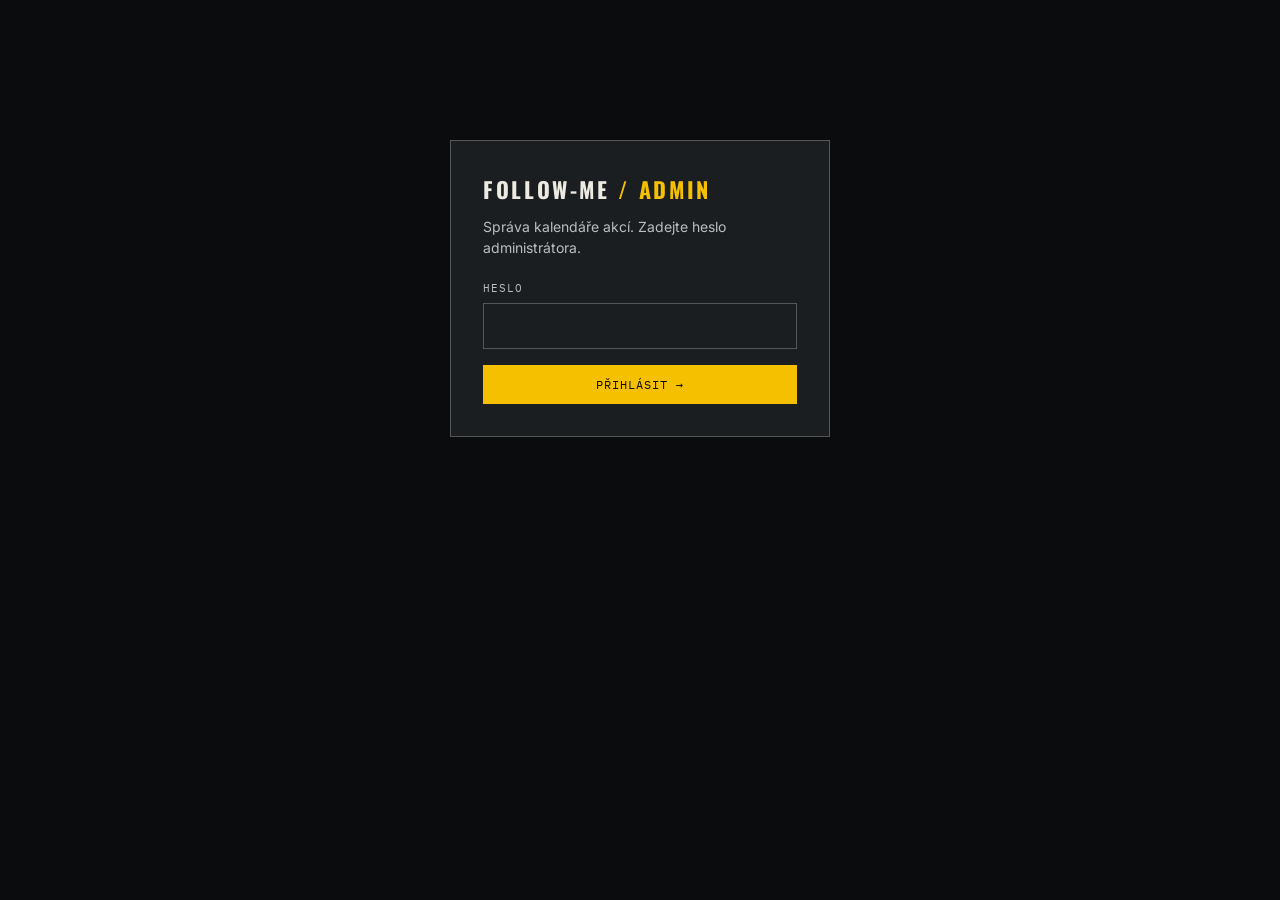
<file: admin/index.html>
<!DOCTYPE html>
<html lang="cs">
<head>
<meta charset="UTF-8">
<meta name="viewport" content="width=device-width, initial-scale=1.0">
<meta name="robots" content="noindex, nofollow">
<title>FOLLOW-ME — správa kalendáře</title>
<link rel="icon" type="image/svg+xml" href="../assets/images/brand/favicon.svg">
<link rel="stylesheet" href="../css/fonts.css">
<style>
  :root{
    --black:#0B0C0E; --gunmetal:#1B1E21; --gunmetal-2:#25282C; --aluminium:#B9BEC2; --offwhite:#EDEAE2;
    --yellow:#F4C000; --red:#D0503F; --green:#7FB069; --line:rgba(237,234,226,0.14); --line-strong:rgba(237,234,226,0.28);
  }
  *{ box-sizing:border-box; margin:0; padding:0; }
  body{ background:var(--black); color:var(--offwhite); font-family:'Inter',sans-serif; font-size:15px; line-height:1.5; min-height:100vh; }
  .mono{ font-family:'IBM Plex Mono',monospace; letter-spacing:0.04em; }
  .wrap{ max-width:1000px; margin:0 auto; padding:32px 20px 80px; }
  header{ display:flex; justify-content:space-between; align-items:center; gap:16px; padding-bottom:22px; border-bottom:1px solid var(--line-strong); margin-bottom:32px; flex-wrap:wrap; }
  h1{ font-family:'Oswald',sans-serif; text-transform:uppercase; font-size:22px; letter-spacing:0.12em; }
  h1 span{ color:var(--yellow); }
  h2{ font-family:'Oswald',sans-serif; text-transform:uppercase; font-size:16px; letter-spacing:0.12em; color:var(--aluminium); margin:36px 0 14px; }
  a{ color:var(--yellow); }
  label{ display:block; font-size:11px; color:var(--aluminium); letter-spacing:0.1em; text-transform:uppercase; margin-bottom:6px; font-family:'IBM Plex Mono',monospace; }
  input, select{ width:100%; background:var(--gunmetal); color:var(--offwhite); border:1px solid var(--line-strong); padding:11px 12px; font:inherit; border-radius:0; }
  input:focus, select:focus, button:focus-visible{ outline:2px solid var(--yellow); outline-offset:1px; }
  button{ font-family:'IBM Plex Mono',monospace; font-size:12px; letter-spacing:0.08em; cursor:pointer; padding:11px 18px; border:1px solid var(--yellow); background:var(--yellow); color:var(--black); }
  button:hover{ background:transparent; color:var(--yellow); }
  button.ghost{ background:transparent; color:var(--offwhite); border-color:var(--line-strong); }
  button.ghost:hover{ border-color:var(--yellow); color:var(--yellow); }
  button.danger{ background:transparent; color:var(--red); border-color:rgba(208,80,63,0.5); }
  button.danger:hover{ border-color:var(--red); }
  button:disabled{ opacity:0.5; cursor:wait; }
  .login{ max-width:380px; margin:12vh auto 0; border:1px solid var(--line-strong); background:var(--gunmetal); padding:32px; }
  .login p{ color:var(--aluminium); font-size:14px; margin:10px 0 22px; }
  .login button{ width:100%; margin-top:16px; }
  .grid{ display:grid; grid-template-columns:repeat(6,1fr); gap:14px; border:1px solid var(--line-strong); background:var(--gunmetal); padding:22px; }
  .grid .c2{ grid-column:span 2; } .grid .c3{ grid-column:span 3; } .grid .c4{ grid-column:span 4; } .grid .c6{ grid-column:span 6; }
  .hint.ok{ color:var(--green); } .hint.err{ color:var(--red); }
  @media (max-width:700px){ .grid{ grid-template-columns:1fr 1fr; } .grid .c2, .grid .c3{ grid-column:span 1; } .grid .c4{ grid-column:span 2; } .grid .c6, .grid .wide-m{ grid-column:span 2; } }
  .actions{ display:flex; gap:10px; flex-wrap:wrap; align-items:center; }
  .list{ border:1px solid var(--line-strong); }
  .item{ display:grid; grid-template-columns:190px 1fr auto; gap:16px; align-items:center; padding:14px 18px; border-bottom:1px solid var(--line); }
  .item:last-child{ border-bottom:none; }
  .item.past{ opacity:0.5; }
  .item .d{ font-size:13px; color:var(--yellow); }
  .item .n{ font-weight:600; }
  .item .l{ font-size:13px; color:var(--aluminium); }
  .item .btns{ display:flex; gap:8px; }
  .item .btns button{ padding:7px 11px; font-size:11px; }
  @media (max-width:700px){ .item{ grid-template-columns:1fr; gap:6px; } }
  .pill{ display:inline-block; font-size:10px; padding:2px 7px; border:1px solid var(--line-strong); margin-left:8px; vertical-align:2px; }
  .pill.confirmed{ color:var(--green); border-color:var(--green); }
  .pill.tbc{ color:var(--yellow); border-color:var(--yellow); }
  .pill.cancelled{ color:var(--red); border-color:var(--red); }
  .hint{ font-size:12px; color:var(--aluminium); margin-top:6px; }
  .empty{ padding:26px 18px; color:var(--aluminium); }
  .msg{ padding:12px 16px; border:1px solid var(--line-strong); margin-bottom:20px; font-size:14px; }
  .msg.ok{ border-color:var(--green); color:var(--green); }
  .msg.err{ border-color:var(--red); color:var(--red); }
  .bar{ position:sticky; bottom:0; margin-top:28px; padding:16px 0; background:linear-gradient(0deg, var(--black) 70%, transparent); display:flex; gap:12px; align-items:center; flex-wrap:wrap; }
  .dirty{ color:var(--yellow); font-size:12px; }
  [hidden]{ display:none !important; }
</style>
</head>
<body>
<div class="wrap">

  <form class="login" id="login" autocomplete="on">
    <h1>FOLLOW-ME <span>/ ADMIN</span></h1>
    <p>Správa kalendáře akcí. Zadejte heslo administrátora.</p>
    <label for="pw">Heslo</label>
    <input type="password" id="pw" autocomplete="current-password" required>
    <button type="submit" id="loginBtn">PŘIHLÁSIT →</button>
    <p class="mono" id="loginErr" style="color:var(--red);margin:14px 0 0" hidden></p>
  </form>

  <main id="app" hidden>
    <header>
      <h1>FOLLOW-ME <span>/ KALENDÁŘ AKCÍ</span></h1>
      <div class="actions">
        <a class="mono" href="/#events" target="_blank" rel="noopener">ZOBRAZIT WEB ↗</a>
        <button class="ghost" id="logout" type="button">ODHLÁSIT</button>
      </div>
    </header>

    <div class="msg" id="msg" hidden></div>

    <h2 id="formTitle">Nová akce</h2>
    <form class="grid" id="form">
      <div class="c2"><label for="f-date">Datum od *</label><input type="date" id="f-date" required></div>
      <div class="c2"><label for="f-dateTo">Datum do</label><input type="date" id="f-dateTo"></div>
      <div class="c2 wide-m"><label for="f-status">Stav</label>
        <select id="f-status">
          <option value="confirmed">Potvrzeno</option>
          <option value="tbc">Bude upřesněno</option>
          <option value="cancelled">Zrušeno</option>
        </select>
      </div>
      <div class="c2"><label for="f-icao">Kód letiště (ICAO)</label><input type="text" id="f-icao" maxlength="4" placeholder="např. LKHK" autocomplete="off" spellcheck="false" style="text-transform:uppercase">
        <p class="hint" id="icaoHint">Místo a souřadnice se doplní samy.</p></div>
      <div class="c4"><label for="f-name">Název akce *</label><input type="text" id="f-name" maxlength="120" required placeholder="např. Letecký den Hradec Králové"></div>
      <div class="c3 wide-m"><label for="f-location">Místo</label><input type="text" id="f-location" maxlength="120" placeholder="např. Hradec Králové (LKHK)"></div>
      <div class="c3 wide-m"><label for="f-link">Odkaz na akci</label><input type="url" id="f-link" maxlength="300" placeholder="https://…"></div>
      <div class="c6"><label for="f-note">Poznámka</label><input type="text" id="f-note" maxlength="200" placeholder="např. vystoupení v sobotu 14:30"></div>
      <div class="c6"><label for="f-coords">Souřadnice místa (pro mapu sezóny)</label><input type="text" id="f-coords" placeholder="např. 50.2532, 15.8456" inputmode="decimal">
        <p class="hint">Doplní se podle kódu letiště. Pro místo mimo letiště: v Mapách Google klikněte pravým tlačítkem na místo a klikněte na čísla nahoře, zkopírují se. Bez souřadnic se akce na mapě nezobrazí.</p></div>
      <div class="c6 actions">
        <button type="submit" id="addBtn">PŘIDAT DO SEZNAMU</button>
        <button type="button" class="ghost" id="cancelEdit" hidden>ZRUŠIT ÚPRAVU</button>
      </div>
    </form>

    <h2>Seznam akcí</h2>
    <div class="list" id="list"></div>

    <div class="bar">
      <button type="button" id="save">ULOŽIT A ZVEŘEJNIT</button>
      <span class="dirty mono" id="dirty" hidden>● Neuložené změny</span>
    </div>
  </main>
</div>

<script>
(function () {
  "use strict";
  var KEY = "fm-admin-pw";
  var pw = "";
  try { pw = sessionStorage.getItem(KEY) || ""; } catch (e) {}
  var events = [], sha = null, editing = null, dirty = false;

  var $ = function (id) { return document.getElementById(id); };
  var STATUS = { confirmed: "Potvrzeno", tbc: "Bude upřesněno", cancelled: "Zrušeno" };

  function api(method, body) {
    return fetch("/api/events", {
      method: method,
      headers: { "Content-Type": "application/json", "X-Admin-Password": pw },
      body: body ? JSON.stringify(body) : undefined
    }).then(function (r) {
      return r.json().catch(function () { return {}; }).then(function (d) {
        if (!r.ok) { var e = new Error(d.error || "Chyba " + r.status); e.status = r.status; throw e; }
        return d;
      });
    });
  }

  function msg(text, type) {
    var m = $("msg"); m.textContent = text; m.className = "msg " + (type || ""); m.hidden = !text;
    if (text) m.scrollIntoView({ block: "nearest" });
  }
  function setDirty(v) { dirty = v; $("dirty").hidden = !v; }

  function fmt(d) { var p = d.split("-"); return +p[2] + ". " + +p[1] + ". " + p[0]; }
  function range(e) { return e.dateTo ? fmt(e.date) + " – " + fmt(e.dateTo) : fmt(e.date); }
  var today = new Date().toISOString().slice(0, 10);

  function render() {
    var list = $("list"); list.innerHTML = "";
    if (!events.length) {
      var em = document.createElement("div"); em.className = "empty";
      em.textContent = "Zatím žádné akce. Na webu se zobrazí text „Kalendář sezóny připravujeme“.";
      list.appendChild(em); return;
    }
    events.slice().sort(function (a, b) { return a.date.localeCompare(b.date); }).forEach(function (e) {
      var row = document.createElement("div");
      row.className = "item" + ((e.dateTo || e.date) < today ? " past" : "");
      var d = document.createElement("div"); d.className = "d mono"; d.textContent = range(e);
      var info = document.createElement("div");
      var n = document.createElement("div"); n.className = "n"; n.textContent = e.name;
      var pill = document.createElement("span"); pill.className = "pill mono " + e.status; pill.textContent = STATUS[e.status] || e.status;
      n.appendChild(pill);
      var l = document.createElement("div"); l.className = "l";
      l.textContent = [e.location, e.note, typeof e.lat === "number" ? "📍 na mapě" : ""].filter(Boolean).join(" · ") + ((e.dateTo || e.date) < today ? " · proběhlo (na webu se nezobrazuje)" : "");
      info.appendChild(n); info.appendChild(l);
      var btns = document.createElement("div"); btns.className = "btns";
      var ed = document.createElement("button"); ed.type = "button"; ed.className = "ghost"; ed.textContent = "UPRAVIT";
      ed.onclick = function () { startEdit(e); };
      var del = document.createElement("button"); del.type = "button"; del.className = "danger"; del.textContent = "SMAZAT";
      del.onclick = function () {
        if (!confirm("Smazat akci „" + e.name + "“?")) return;
        events = events.filter(function (x) { return x !== e; }); setDirty(true); render();
      };
      btns.appendChild(ed); btns.appendChild(del);
      row.appendChild(d); row.appendChild(info); row.appendChild(btns);
      list.appendChild(row);
    });
  }

  var fields = ["date", "dateTo", "status", "icao", "name", "location", "link", "note"];
  function startEdit(e) {
    editing = e;
    fields.forEach(function (f) { $("f-" + f).value = e[f] || (f === "status" ? "tbc" : ""); });
    $("f-coords").value = (typeof e.lat === "number") ? e.lat + ", " + e.lng : "";
    $("formTitle").textContent = "Upravit akci"; $("addBtn").textContent = "POTVRDIT ÚPRAVU"; $("cancelEdit").hidden = false;
    $("f-name").focus(); window.scrollTo({ top: $("formTitle").offsetTop - 20, behavior: "smooth" });
  }
  function resetForm() {
    editing = null; $("form").reset(); setIcaoHint("Místo a souřadnice se doplní samy.", ""); $("f-status").value = "confirmed";
    $("formTitle").textContent = "Nová akce"; $("addBtn").textContent = "PŘIDAT DO SEZNAMU"; $("cancelEdit").hidden = true;
  }

  $("form").addEventListener("submit", function (ev) {
    ev.preventDefault();
    var e = {};
    fields.forEach(function (f) { var v = $("f-" + f).value.trim(); if (v) e[f] = v; });
    if (e.dateTo && e.dateTo < e.date) { msg("Datum „do“ nemůže být dřív než datum „od“.", "err"); return; }
    if (e.link && !/^https:\/\//.test(e.link)) { msg("Odkaz musí začínat https://", "err"); return; }
    var c = $("f-coords").value.trim();
    if (c) {
      var m = c.replace(/[°NE]/gi, "").match(/^\s*(-?\d+(?:[.,]\d+)?)\s*[,; ]\s*(-?\d+(?:[.,]\d+)?)\s*$/);
      if (!m) { msg("Souřadnice zadejte jako dvě čísla, např. 50.2532, 15.8456", "err"); return; }
      e.lat = parseFloat(m[1].replace(",", ".")); e.lng = parseFloat(m[2].replace(",", "."));
      if (!(e.lat >= 35 && e.lat <= 65 && e.lng >= -15 && e.lng <= 40)) { msg("Souřadnice jsou mimo Evropu — nejsou prohozené?", "err"); return; }
    }
    if (editing) { e.id = editing.id; events[events.indexOf(editing)] = e; }
    else events.push(e);
    if (e.icao) e.icao = e.icao.toUpperCase();
    msg(""); setDirty(true); resetForm(); render();
  });
  $("cancelEdit").onclick = resetForm;

  /* ---------- kód letiště → místo a souřadnice ---------- */
  // Databáze evropských letišť (OurAirports, volné použití) v /data/airports.json:
  // { "LKHK": [název, obec, stát, lat, lng], ... }
  var airports = null, airportsLoading = null, autoLocation = "";
  function loadAirports() {
    if (airports) return Promise.resolve(airports);
    if (!airportsLoading) airportsLoading = fetch("/data/airports.json").then(function (r) { return r.json(); }).then(function (d) { airports = d; return d; });
    return airportsLoading;
  }
  function setIcaoHint(text, cls) { var h = $("icaoHint"); h.textContent = text; h.className = "hint" + (cls ? " " + cls : ""); }
  $("f-icao").addEventListener("focus", function () { loadAirports().catch(function () {}); });
  $("f-icao").addEventListener("input", function () {
    var code = this.value.toUpperCase().replace(/[^A-Z]/g, "").slice(0, 4);
    if (this.value !== code) this.value = code;
    if (code.length < 4) { setIcaoHint("Místo a souřadnice se doplní samy.", ""); return; }
    loadAirports().then(function (db) {
      var a = db[code];
      if (!a) { setIcaoHint("Letiště " + code + " nenalezeno — místo a souřadnice vyplňte ručně.", "err"); return; }
      var town = a[1] || a[0];
      var loc = town + " (" + code + ")";
      var cur = $("f-location").value.trim();
      if (!cur || cur === autoLocation) { $("f-location").value = loc; autoLocation = loc; }
      $("f-coords").value = a[3] + ", " + a[4];
      setIcaoHint("✓ " + a[0] + " · " + a[2], "ok");
    }).catch(function () { setIcaoHint("Databázi letišť se nepodařilo načíst.", "err"); });
  });

  $("save").onclick = function () {
    var b = $("save"); b.disabled = true; b.textContent = "UKLÁDÁM…";
    api("PUT", { events: events, sha: sha }).then(function (d) {
      events = d.events; sha = d.sha; setDirty(false); render();
      msg("Uloženo. Web se aktualizuje přibližně do minuty.", "ok");
    }).catch(function (e) {
      msg(e.message, "err");
      if (e.status === 401) logout();
    }).then(function () { b.disabled = false; b.textContent = "ULOŽIT A ZVEŘEJNIT"; });
  };

  function load() {
    return api("GET").then(function (d) {
      events = d.events || []; sha = d.sha; setDirty(false); render();
      $("login").hidden = true; $("app").hidden = false;
    });
  }
  function logout() {
    pw = ""; try { sessionStorage.removeItem(KEY); } catch (e) {}
    $("app").hidden = true; $("login").hidden = false; $("pw").value = "";
  }
  $("logout").onclick = function () {
    if (dirty && !confirm("Máte neuložené změny. Opravdu odhlásit?")) return;
    logout();
  };

  $("login").addEventListener("submit", function (ev) {
    ev.preventDefault();
    pw = $("pw").value; var btn = $("loginBtn"); btn.disabled = true; $("loginErr").hidden = true;
    load().then(function () {
      try { sessionStorage.setItem(KEY, pw); } catch (e) {}
    }).catch(function (e) {
      pw = ""; $("loginErr").textContent = e.message; $("loginErr").hidden = false;
    }).then(function () { btn.disabled = false; });
  });

  window.addEventListener("beforeunload", function (e) { if (dirty) { e.preventDefault(); e.returnValue = ""; } });

  resetForm();
  if (pw) load().catch(logout);
})();
</script>
</body>
</html>
</file>
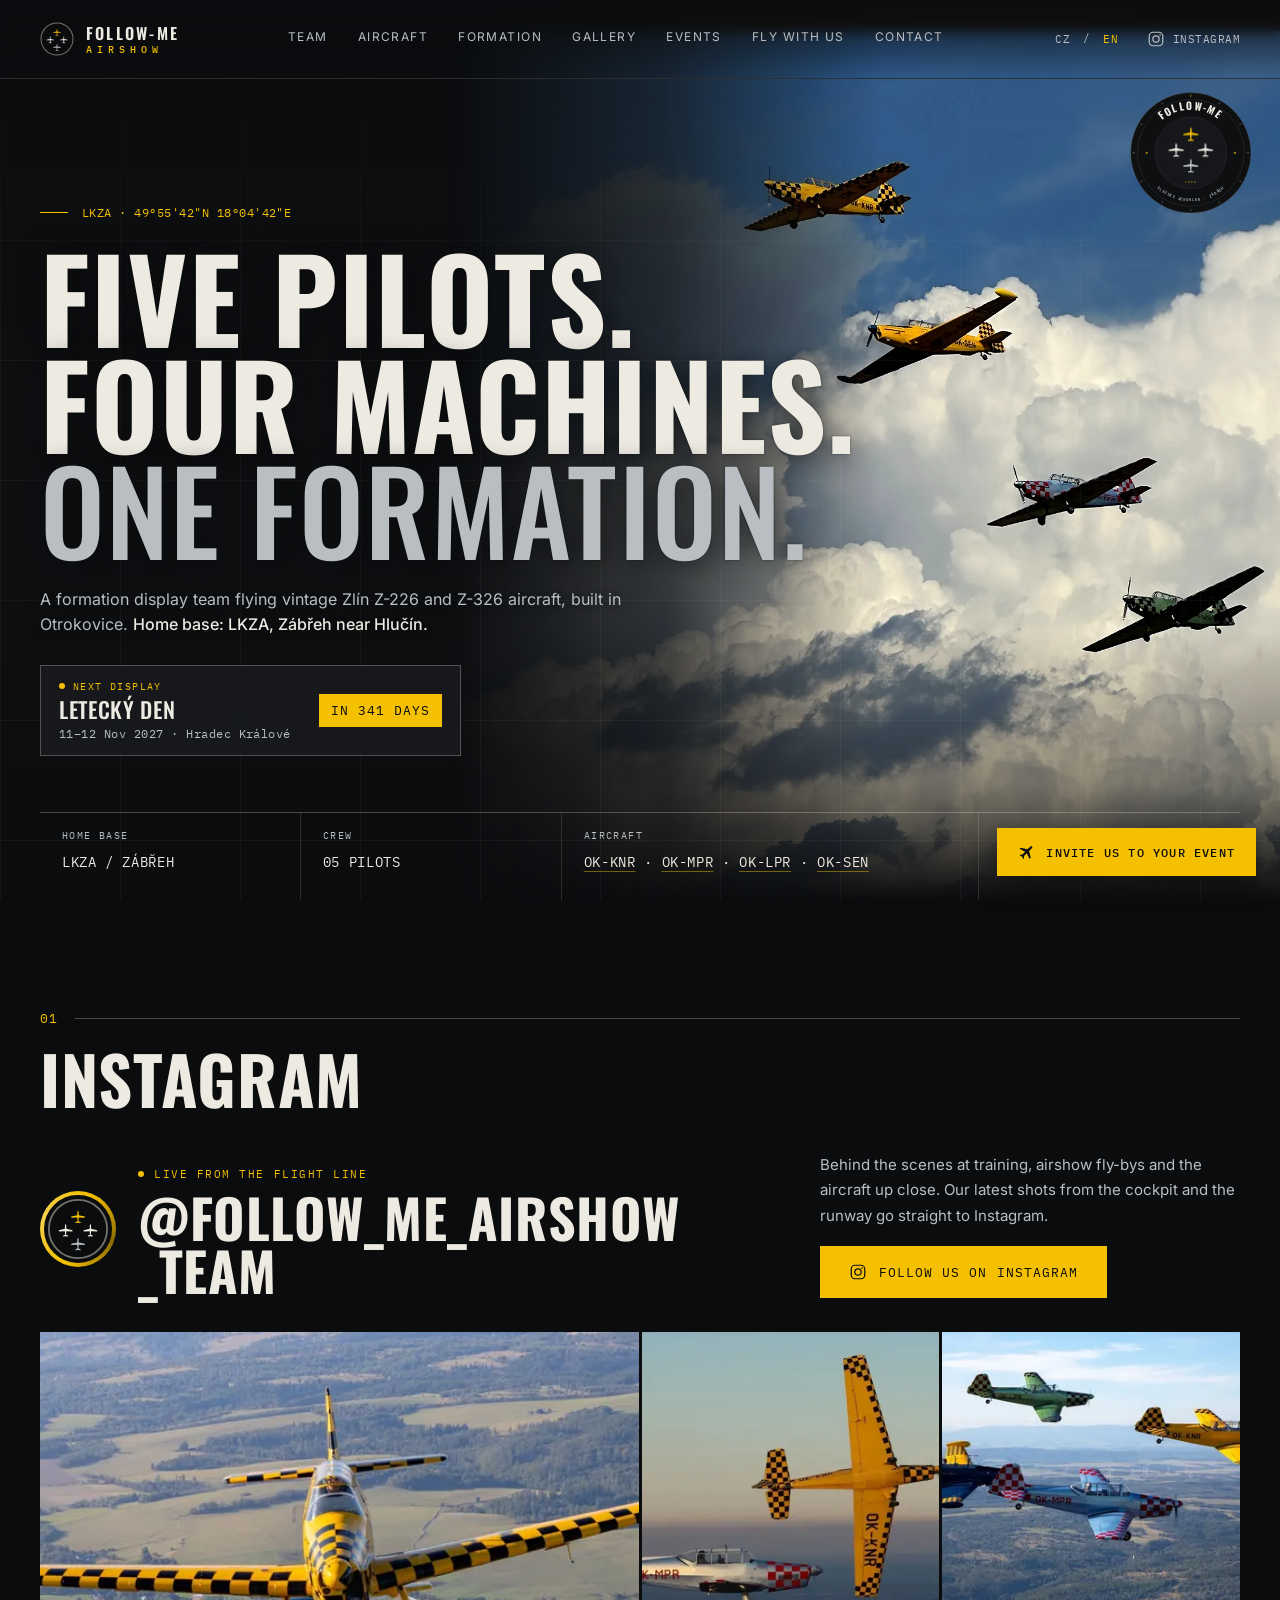
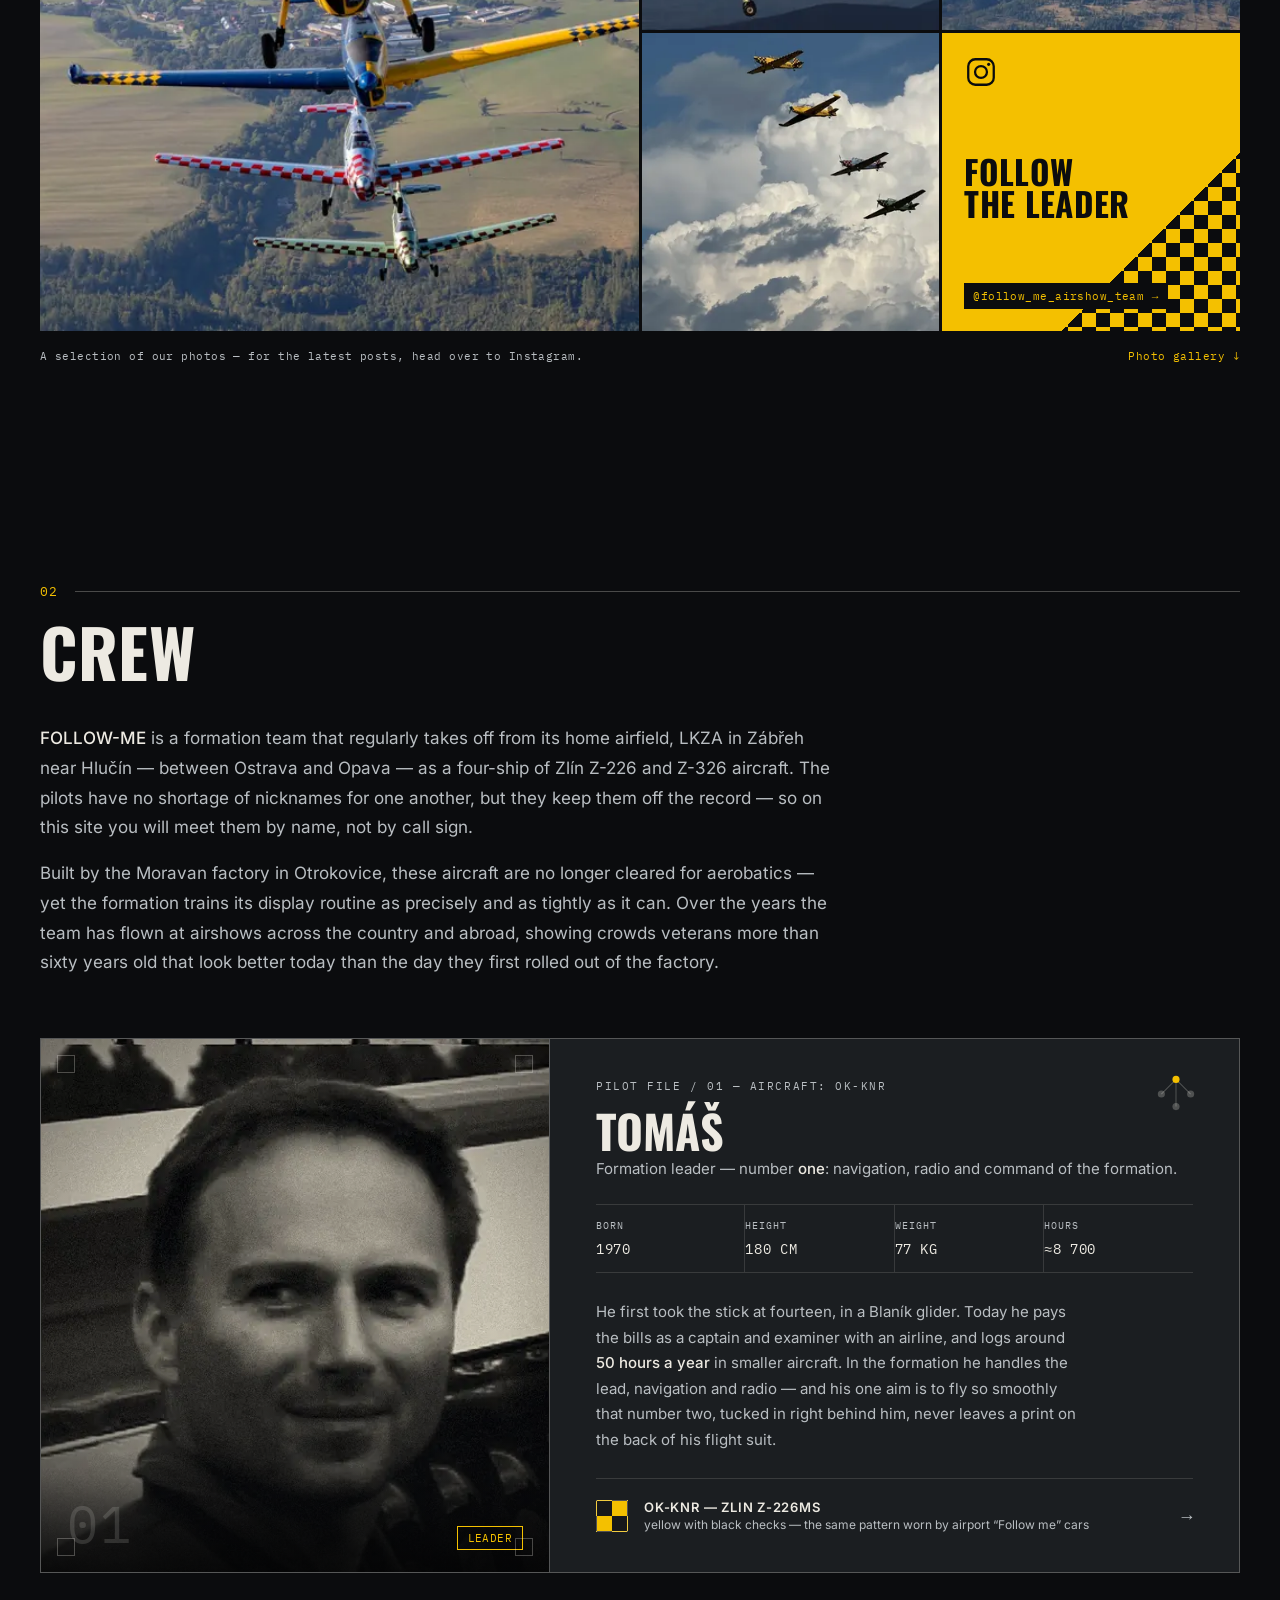
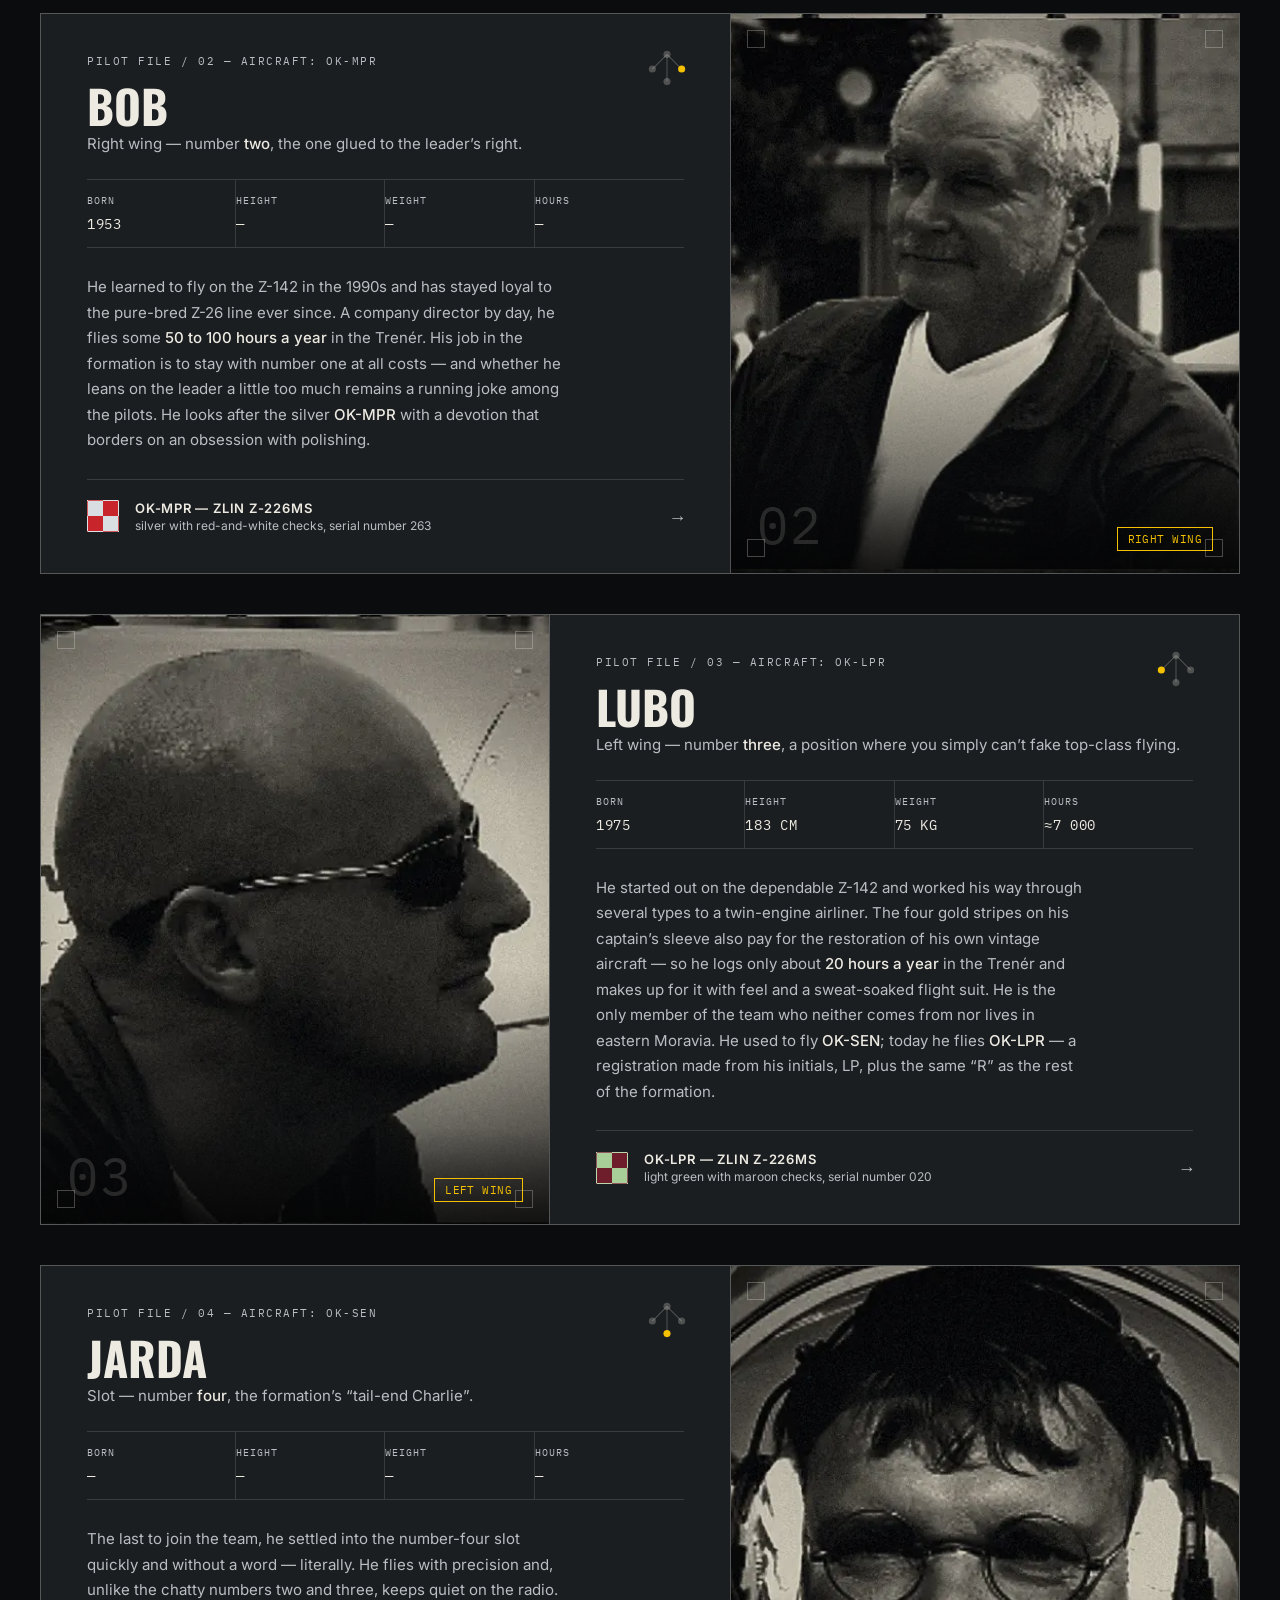
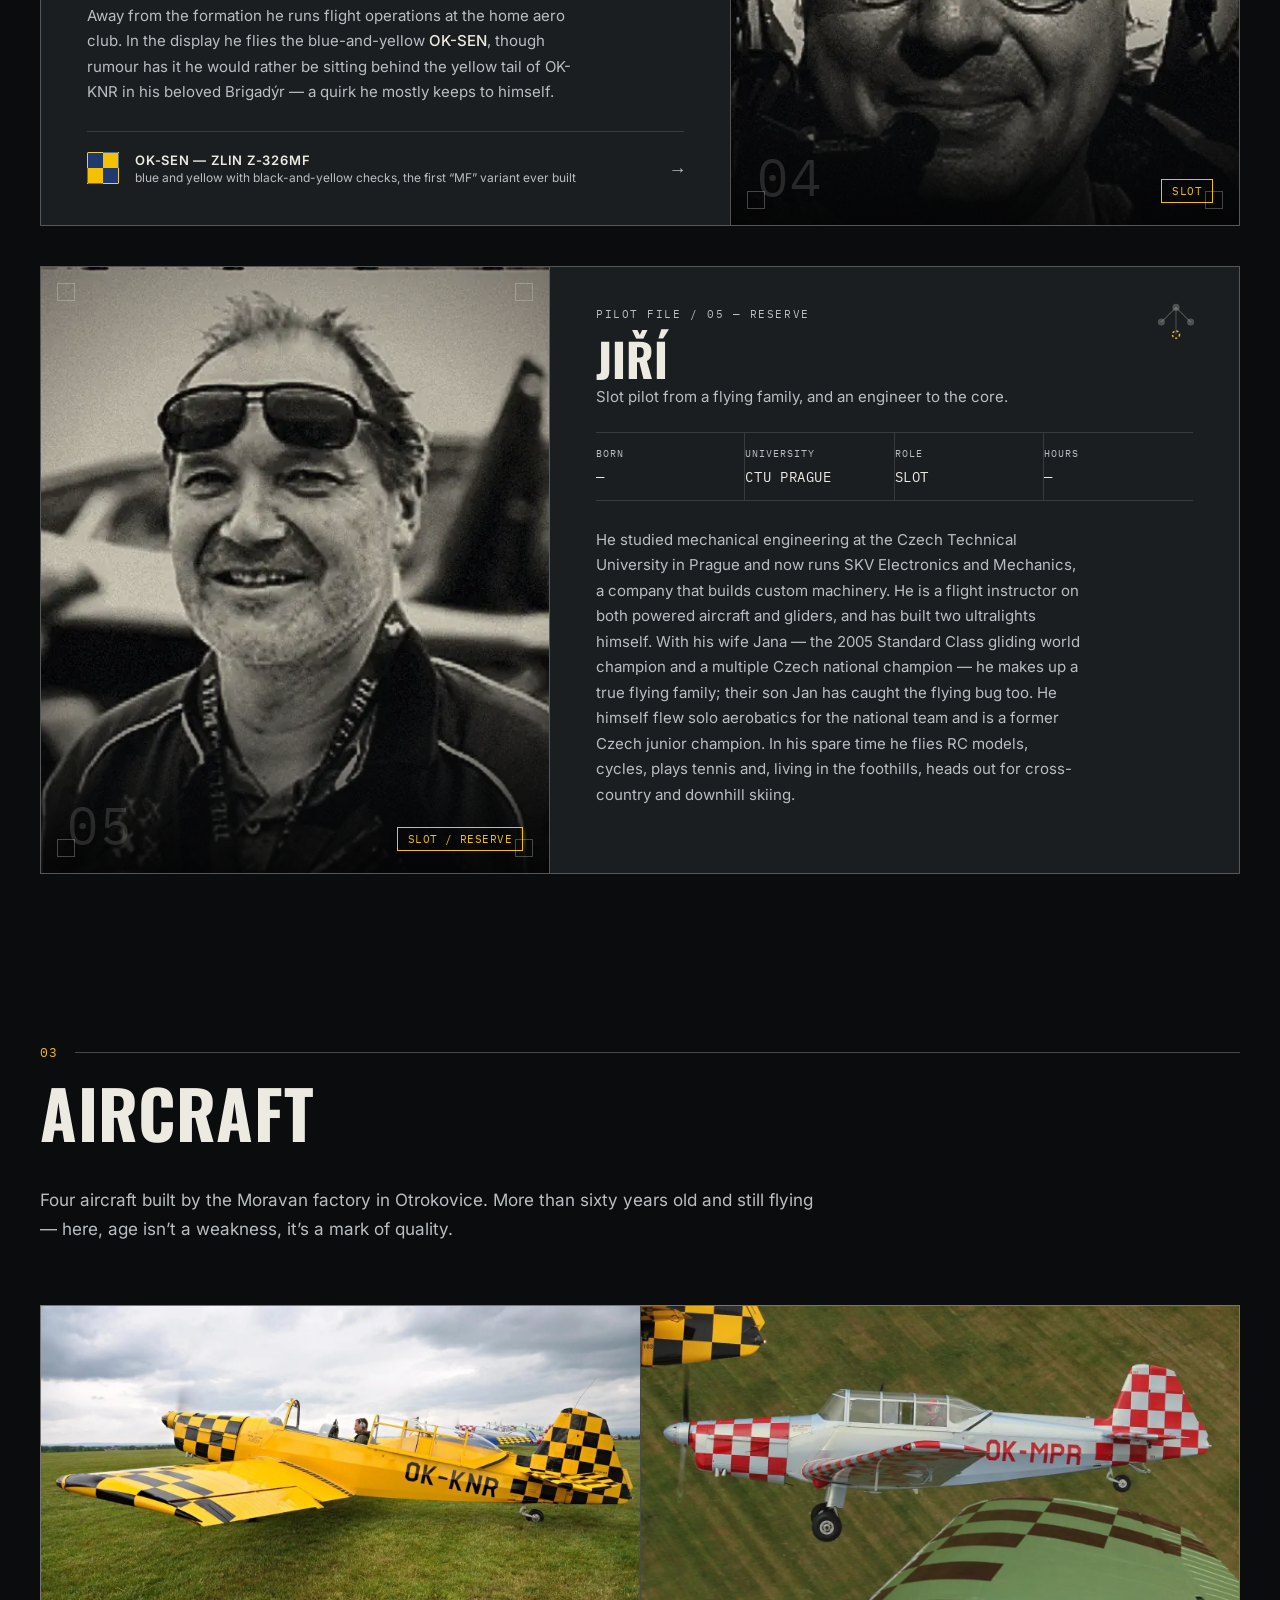
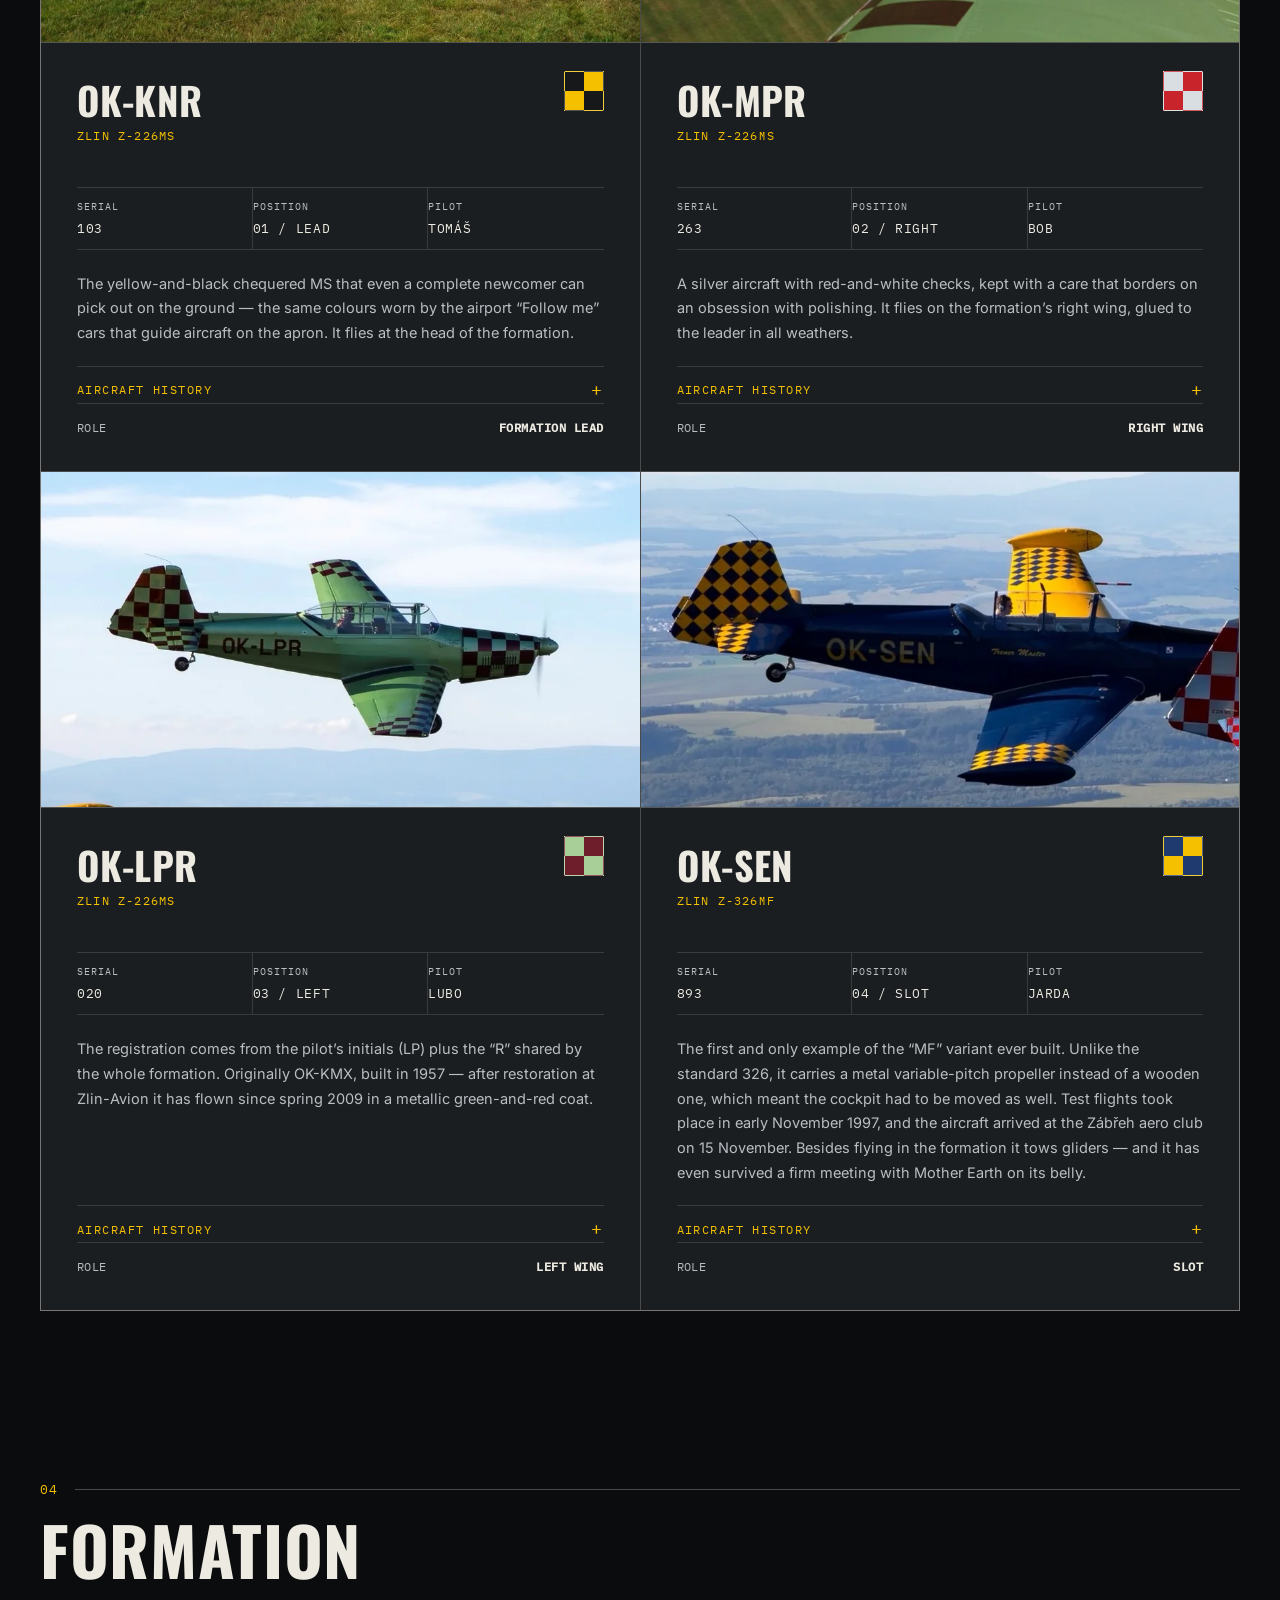
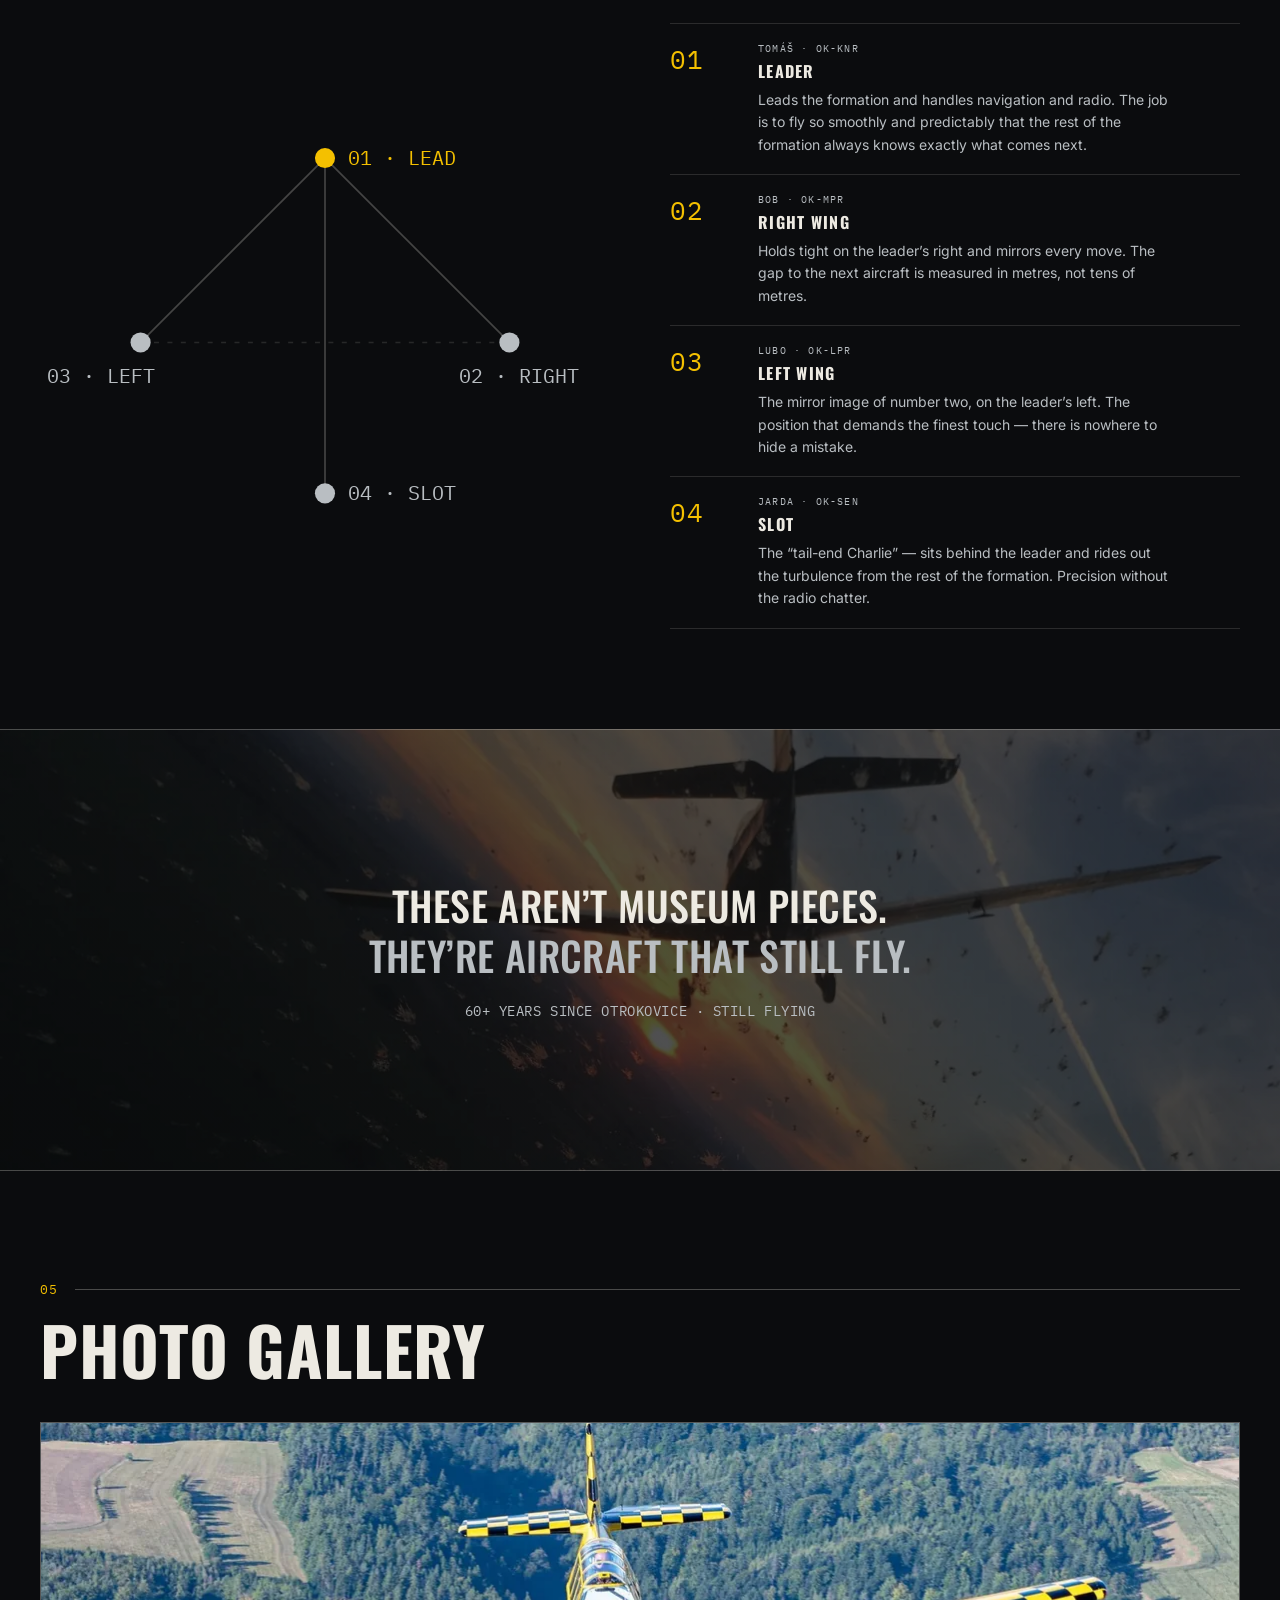
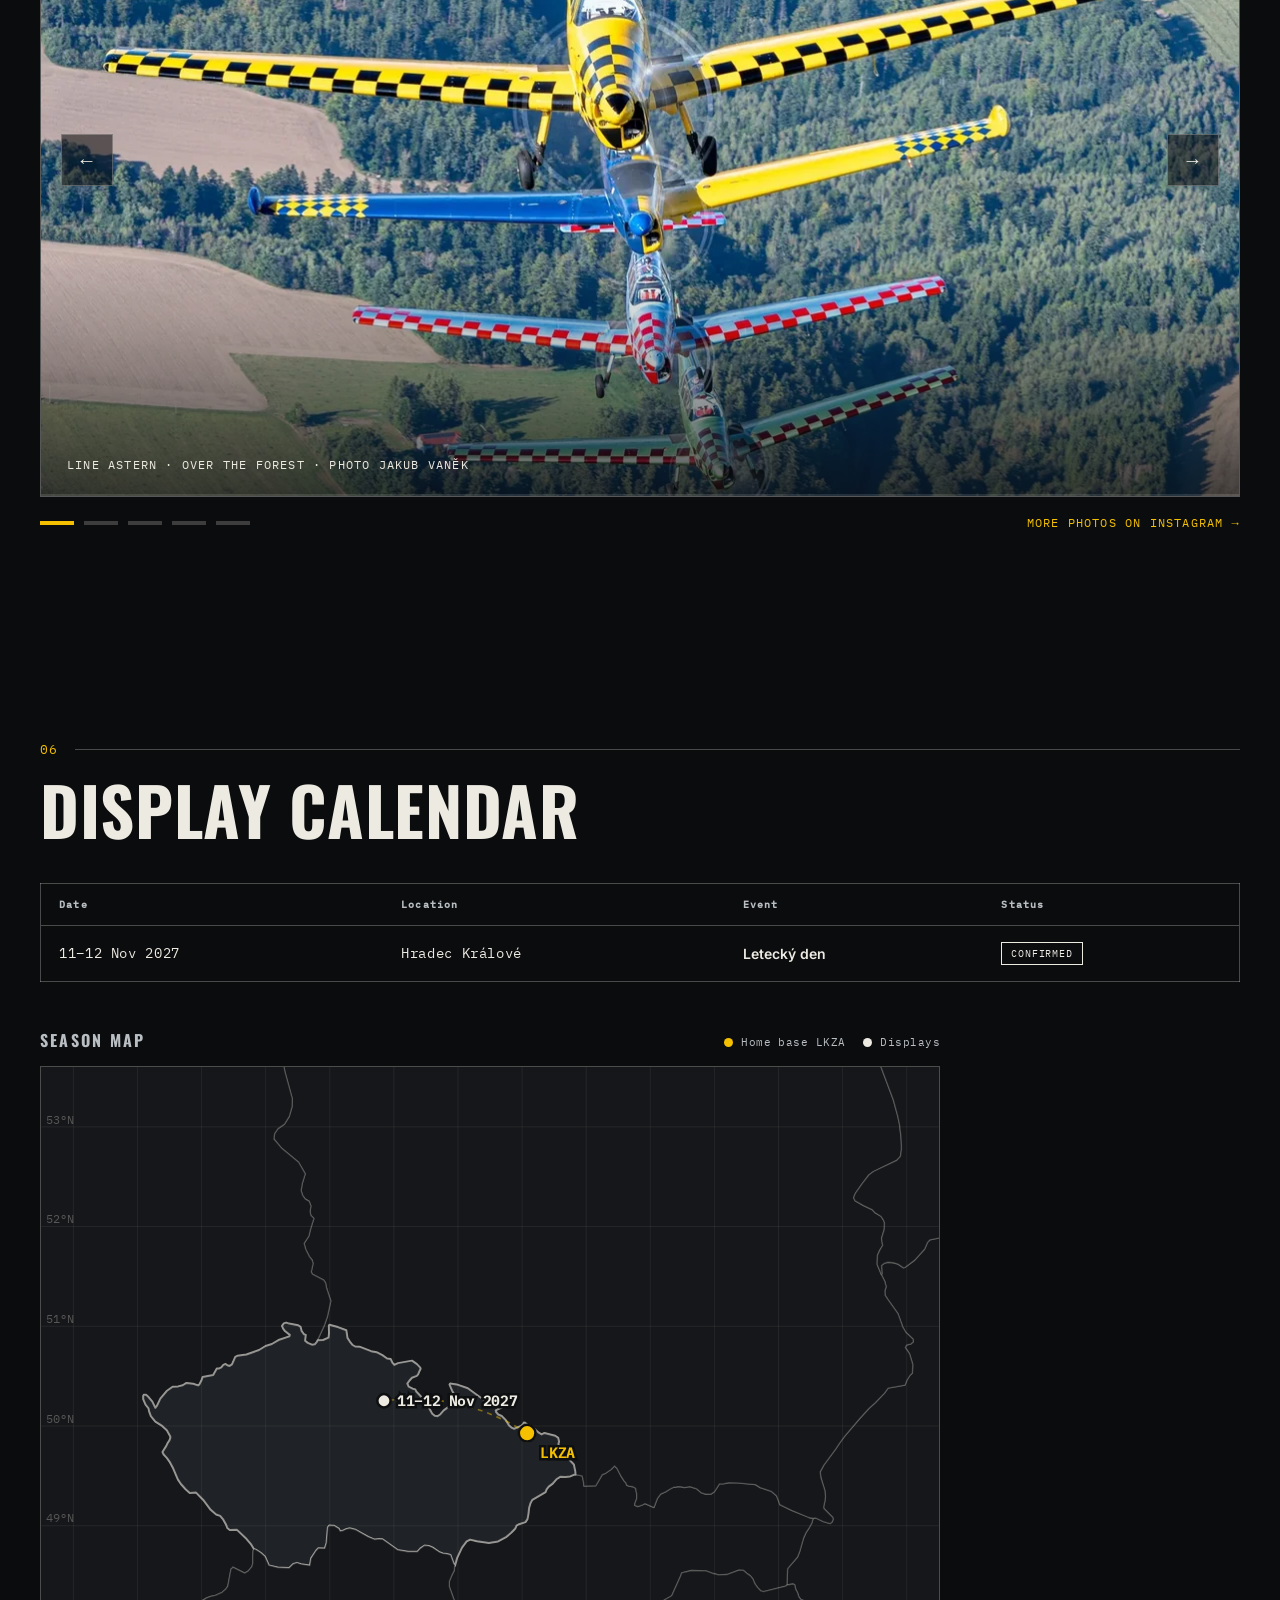
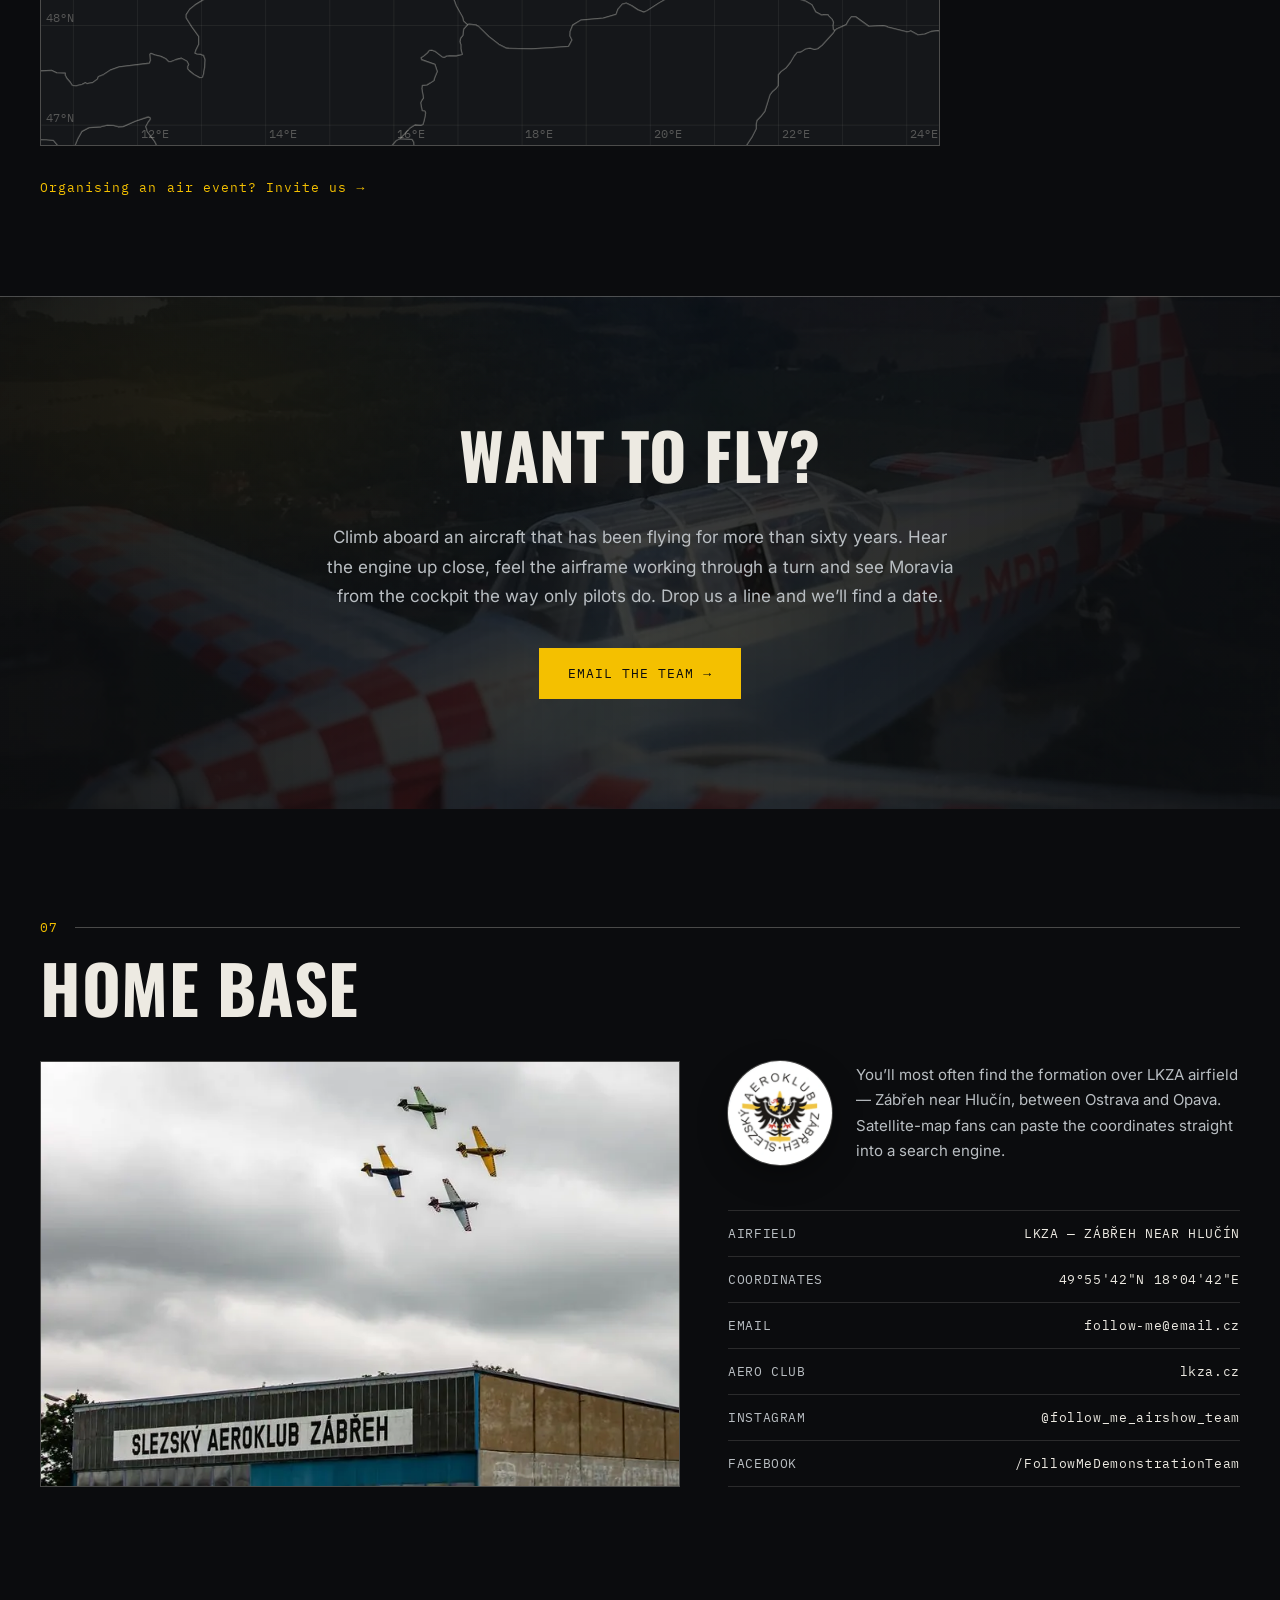
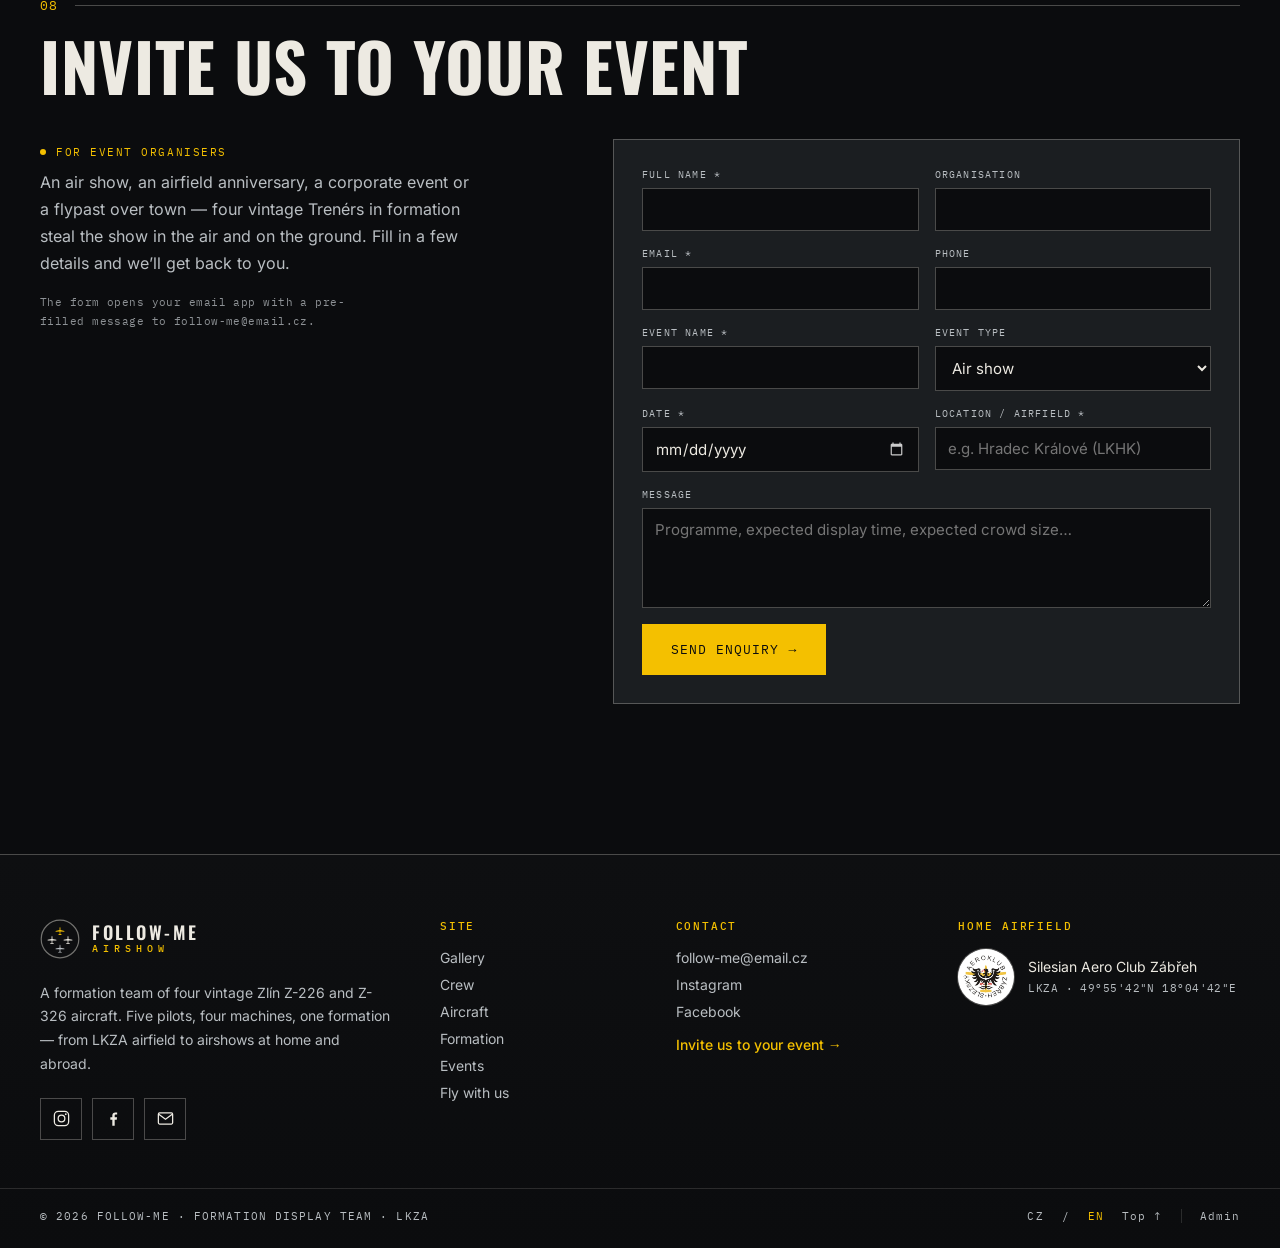
<file: en/index.html>
<!DOCTYPE html>
<!-- Vygenerováno skriptem tools/build_en.py z index.html — needitujte ručně. -->
<html lang="en">
<head>
<meta charset="UTF-8">
<meta name="viewport" content="width=device-width, initial-scale=1.0">
<title>FOLLOW-ME — Formation Display Team · LKZA Zábřeh, Czech Republic</title>
<meta name="description" content="FOLLOW-ME is a formation display team flying four vintage Zlín Z-226 and Z-326 aircraft. Home base: LKZA, Zábřeh near Hlučín, Czech Republic.">
<meta property="og:title" content="FOLLOW-ME — five pilots. four aircraft. one formation.">
<meta property="og:description" content="Formation display team flying vintage Zlín Z-226 / Z-326 aircraft. LKZA Zábřeh, Czech Republic.">
<meta property="og:type" content="website">
<meta property="og:locale" content="en_GB">
<meta property="og:locale:alternate" content="cs_CZ">
<meta property="og:url" content="https://follow-me-blond.vercel.app/en/">
<meta property="og:site_name" content="FOLLOW-ME">
<meta property="og:image" content="https://follow-me-blond.vercel.app/assets/images/og/og-en.jpg">
<meta property="og:image:width" content="1200">
<meta property="og:image:height" content="630">
<meta property="og:image:alt" content="Four FOLLOW-ME aircraft in echelon against storm clouds">
<meta name="twitter:card" content="summary_large_image">
<meta name="theme-color" content="#0B0C0E">
<link rel="alternate" hreflang="cs" href="https://follow-me-blond.vercel.app/">
<link rel="alternate" hreflang="en" href="https://follow-me-blond.vercel.app/en/">
<link rel="alternate" hreflang="x-default" href="https://follow-me-blond.vercel.app/">
<link rel="canonical" href="https://follow-me-blond.vercel.app/">
<link rel="canonical" href="https://follow-me-blond.vercel.app/en/">
<link rel="icon" type="image/svg+xml" href="../assets/images/brand/favicon.svg">
<link rel="preload" href="../assets/fonts/oswald-latin-700-normal.woff2" as="font" type="font/woff2" crossorigin>
<link rel="preload" href="../assets/fonts/oswald-latin-ext-700-normal.woff2" as="font" type="font/woff2" crossorigin>
<link rel="preload" href="../assets/fonts/oswald-latin-500-normal.woff2" as="font" type="font/woff2" crossorigin>
<link rel="preload" href="../assets/fonts/inter-latin-400-normal.woff2" as="font" type="font/woff2" crossorigin>
<link rel="preload" href="../data/events.json" as="fetch" crossorigin>
<link rel="stylesheet" href="../css/style.css?v=23">
<link rel="preload" as="image" href="../assets/images/photos/hero-mraky-mobil.webp" media="(max-width: 860px)">
<link rel="preload" as="image" href="../assets/images/photos/hero-mraky.webp" media="(min-width: 861px)">
</head>
<body>

<!-- ============================================================ NAV -->
<nav class="nav" aria-label="Main menu">
  <a href="#top" class="nav-mark">
    <svg viewBox="0 0 100 100" aria-hidden="true">
      <circle cx="50" cy="50" r="47" fill="none" stroke="rgba(237,234,226,0.45)" stroke-width="3"/>
      <path d="M12 1.5 L12.9 4 L13 8.6 L21.5 10.4 L21.5 12.2 L13 11.8 L12.6 17 L15.6 18.2 L15.6 19.4 L12 19 L8.4 19.4 L8.4 18.2 L11.4 17 L11 11.8 L2.5 12.2 L2.5 10.4 L11 8.6 L11.1 4 Z" fill="#F4C000" transform="translate(36.2 17.9) scale(1.15)"/>
      <path d="M12 1.5 L12.9 4 L13 8.6 L21.5 10.4 L21.5 12.2 L13 11.8 L12.6 17 L15.6 18.2 L15.6 19.4 L12 19 L8.4 19.4 L8.4 18.2 L11.4 17 L11 11.8 L2.5 12.2 L2.5 10.4 L11 8.6 L11.1 4 Z" fill="#EDEAE2" transform="translate(16.2 39.9) scale(1.15)"/>
      <path d="M12 1.5 L12.9 4 L13 8.6 L21.5 10.4 L21.5 12.2 L13 11.8 L12.6 17 L15.6 18.2 L15.6 19.4 L12 19 L8.4 19.4 L8.4 18.2 L11.4 17 L11 11.8 L2.5 12.2 L2.5 10.4 L11 8.6 L11.1 4 Z" fill="#EDEAE2" transform="translate(56.2 39.9) scale(1.15)"/>
      <path d="M12 1.5 L12.9 4 L13 8.6 L21.5 10.4 L21.5 12.2 L13 11.8 L12.6 17 L15.6 18.2 L15.6 19.4 L12 19 L8.4 19.4 L8.4 18.2 L11.4 17 L11 11.8 L2.5 12.2 L2.5 10.4 L11 8.6 L11.1 4 Z" fill="#B9BEC2" transform="translate(36.2 61.9) scale(1.15)"/>
    </svg>
    <span class="nav-word">FOLLOW-ME<small class="nav-sub mono">AIRSHOW</small></span>
  </a>
  <div class="nav-links">
    <a href="#team">Team</a>
    <a href="#machines">Aircraft</a>
    <a href="#formation">Formation</a>
    <a href="#instagram">Gallery</a>
    <a href="#events">Events</a>
    <a href="#fly">Fly with us</a>
    <a href="#contact">Contact</a>
  </div>
  <div class="nav-lang mono" role="navigation" aria-label="Language">
    <a href="../" lang="cs" hreflang="cs">CZ</a><span aria-hidden="true">/</span>
    <a href="./" class="active" lang="en" aria-current="page">EN</a>
  </div>
  <a class="nav-ig" href="https://www.instagram.com/follow_me_airshow_team/" target="_blank" rel="noopener" aria-label="Instagram FOLLOW-ME"><svg viewBox="0 0 24 24" fill="none" stroke="currentColor" stroke-width="1.6" aria-hidden="true"><rect x="3" y="3" width="18" height="18" rx="5"/><circle cx="12" cy="12" r="4.2"/><circle cx="17.4" cy="6.6" r="1.1" fill="currentColor" stroke="none"/></svg><span class="mono">INSTAGRAM</span></a>
  <button type="button" class="nav-toggle" id="navToggle" aria-label="Open menu" aria-expanded="false" aria-controls="mobileMenu">
    <span></span><span></span><span></span>
  </button>
</nav>

<div class="mobile-menu" id="mobileMenu">
  <a href="#team">Team</a>
  <a href="#machines">Aircraft</a>
  <a href="#formation">Formation</a>
  <a href="#instagram">Gallery</a>
  <a href="#events">Events</a>
  <a href="#fly">Fly with us</a>
  <a href="#contact">Contact</a>
  <div class="mm-lang mono"><a href="../" lang="cs" hreflang="cs">CZ</a><a href="./" class="active" aria-current="page">EN</a></div>
  <a href="https://www.instagram.com/follow_me_airshow_team/" target="_blank" rel="noopener" class="mm-ig"><svg viewBox="0 0 24 24" fill="none" stroke="currentColor" stroke-width="1.6" aria-hidden="true"><rect x="3" y="3" width="18" height="18" rx="5"/><circle cx="12" cy="12" r="4.2"/><circle cx="17.4" cy="6.6" r="1.1" fill="currentColor" stroke="none"/></svg>@follow_me_airshow_team</a>
</div>

<!-- ============================================================ HERO -->
<section class="hero" id="top">
  <div class="hero-photo" aria-hidden="true"></div>
  <div class="hero-grid-lines" aria-hidden="true"></div>

  <div class="hero-badge">
<svg class="emblem" viewBox="0 0 400 400" role="img" aria-label="FOLLOW-ME emblem — Silesian Aero Club Zábřeh">
    <defs>
      <path id="emTop" d="M 58 200 A 142 142 0 0 1 342 200"/>
      <path id="emBot" d="M 40 200 A 160 160 0 0 0 360 200"/>
    </defs>
    <circle class="em-ring" cx="200" cy="200" r="198" fill="#0E0F11" stroke="rgba(237,234,226,0.28)" stroke-width="1.5"/>
    <g class="em-ticks">
      <line x1="200.0" y1="16.0" x2="200.0" y2="8.0" stroke="#F4C000" stroke-width="2"/>
      <line x1="216.3" y1="13.7" x2="216.7" y2="8.7" stroke="rgba(237,234,226,0.22)" stroke-width="1"/>
      <line x1="232.5" y1="15.8" x2="233.3" y2="10.9" stroke="rgba(237,234,226,0.22)" stroke-width="1"/>
      <line x1="248.4" y1="19.4" x2="249.7" y2="14.5" stroke="rgba(237,234,226,0.22)" stroke-width="1"/>
      <line x1="264.0" y1="24.3" x2="265.7" y2="19.6" stroke="rgba(237,234,226,0.22)" stroke-width="1"/>
      <line x1="279.0" y1="30.5" x2="281.1" y2="26.0" stroke="rgba(237,234,226,0.22)" stroke-width="1"/>
      <line x1="292.0" y1="40.7" x2="296.0" y2="33.7" stroke="rgba(237,234,226,0.55)" stroke-width="2"/>
      <line x1="307.3" y1="46.8" x2="310.1" y2="42.7" stroke="rgba(237,234,226,0.22)" stroke-width="1"/>
      <line x1="320.2" y1="56.7" x2="323.4" y2="52.9" stroke="rgba(237,234,226,0.22)" stroke-width="1"/>
      <line x1="332.2" y1="67.8" x2="335.8" y2="64.2" stroke="rgba(237,234,226,0.22)" stroke-width="1"/>
      <line x1="343.3" y1="79.8" x2="347.1" y2="76.6" stroke="rgba(237,234,226,0.22)" stroke-width="1"/>
      <line x1="353.2" y1="92.7" x2="357.3" y2="89.9" stroke="rgba(237,234,226,0.22)" stroke-width="1"/>
      <line x1="359.3" y1="108.0" x2="366.3" y2="104.0" stroke="rgba(237,234,226,0.55)" stroke-width="2"/>
      <line x1="369.5" y1="121.0" x2="374.0" y2="118.9" stroke="rgba(237,234,226,0.22)" stroke-width="1"/>
      <line x1="375.7" y1="136.0" x2="380.4" y2="134.3" stroke="rgba(237,234,226,0.22)" stroke-width="1"/>
      <line x1="380.6" y1="151.6" x2="385.5" y2="150.3" stroke="rgba(237,234,226,0.22)" stroke-width="1"/>
      <line x1="384.2" y1="167.5" x2="389.1" y2="166.7" stroke="rgba(237,234,226,0.22)" stroke-width="1"/>
      <line x1="386.3" y1="183.7" x2="391.3" y2="183.3" stroke="rgba(237,234,226,0.22)" stroke-width="1"/>
      <line x1="384.0" y1="200.0" x2="392.0" y2="200.0" stroke="rgba(237,234,226,0.55)" stroke-width="2"/>
      <line x1="386.3" y1="216.3" x2="391.3" y2="216.7" stroke="rgba(237,234,226,0.22)" stroke-width="1"/>
      <line x1="384.2" y1="232.5" x2="389.1" y2="233.3" stroke="rgba(237,234,226,0.22)" stroke-width="1"/>
      <line x1="380.6" y1="248.4" x2="385.5" y2="249.7" stroke="rgba(237,234,226,0.22)" stroke-width="1"/>
      <line x1="375.7" y1="264.0" x2="380.4" y2="265.7" stroke="rgba(237,234,226,0.22)" stroke-width="1"/>
      <line x1="369.5" y1="279.0" x2="374.0" y2="281.1" stroke="rgba(237,234,226,0.22)" stroke-width="1"/>
      <line x1="359.3" y1="292.0" x2="366.3" y2="296.0" stroke="rgba(237,234,226,0.55)" stroke-width="2"/>
      <line x1="353.2" y1="307.3" x2="357.3" y2="310.1" stroke="rgba(237,234,226,0.22)" stroke-width="1"/>
      <line x1="343.3" y1="320.2" x2="347.1" y2="323.4" stroke="rgba(237,234,226,0.22)" stroke-width="1"/>
      <line x1="332.2" y1="332.2" x2="335.8" y2="335.8" stroke="rgba(237,234,226,0.22)" stroke-width="1"/>
      <line x1="320.2" y1="343.3" x2="323.4" y2="347.1" stroke="rgba(237,234,226,0.22)" stroke-width="1"/>
      <line x1="307.3" y1="353.2" x2="310.1" y2="357.3" stroke="rgba(237,234,226,0.22)" stroke-width="1"/>
      <line x1="292.0" y1="359.3" x2="296.0" y2="366.3" stroke="rgba(237,234,226,0.55)" stroke-width="2"/>
      <line x1="279.0" y1="369.5" x2="281.1" y2="374.0" stroke="rgba(237,234,226,0.22)" stroke-width="1"/>
      <line x1="264.0" y1="375.7" x2="265.7" y2="380.4" stroke="rgba(237,234,226,0.22)" stroke-width="1"/>
      <line x1="248.4" y1="380.6" x2="249.7" y2="385.5" stroke="rgba(237,234,226,0.22)" stroke-width="1"/>
      <line x1="232.5" y1="384.2" x2="233.3" y2="389.1" stroke="rgba(237,234,226,0.22)" stroke-width="1"/>
      <line x1="216.3" y1="386.3" x2="216.7" y2="391.3" stroke="rgba(237,234,226,0.22)" stroke-width="1"/>
      <line x1="200.0" y1="384.0" x2="200.0" y2="392.0" stroke="rgba(237,234,226,0.55)" stroke-width="2"/>
      <line x1="183.7" y1="386.3" x2="183.3" y2="391.3" stroke="rgba(237,234,226,0.22)" stroke-width="1"/>
      <line x1="167.5" y1="384.2" x2="166.7" y2="389.1" stroke="rgba(237,234,226,0.22)" stroke-width="1"/>
      <line x1="151.6" y1="380.6" x2="150.3" y2="385.5" stroke="rgba(237,234,226,0.22)" stroke-width="1"/>
      <line x1="136.0" y1="375.7" x2="134.3" y2="380.4" stroke="rgba(237,234,226,0.22)" stroke-width="1"/>
      <line x1="121.0" y1="369.5" x2="118.9" y2="374.0" stroke="rgba(237,234,226,0.22)" stroke-width="1"/>
      <line x1="108.0" y1="359.3" x2="104.0" y2="366.3" stroke="rgba(237,234,226,0.55)" stroke-width="2"/>
      <line x1="92.7" y1="353.2" x2="89.9" y2="357.3" stroke="rgba(237,234,226,0.22)" stroke-width="1"/>
      <line x1="79.8" y1="343.3" x2="76.6" y2="347.1" stroke="rgba(237,234,226,0.22)" stroke-width="1"/>
      <line x1="67.8" y1="332.2" x2="64.2" y2="335.8" stroke="rgba(237,234,226,0.22)" stroke-width="1"/>
      <line x1="56.7" y1="320.2" x2="52.9" y2="323.4" stroke="rgba(237,234,226,0.22)" stroke-width="1"/>
      <line x1="46.8" y1="307.3" x2="42.7" y2="310.1" stroke="rgba(237,234,226,0.22)" stroke-width="1"/>
      <line x1="40.7" y1="292.0" x2="33.7" y2="296.0" stroke="rgba(237,234,226,0.55)" stroke-width="2"/>
      <line x1="30.5" y1="279.0" x2="26.0" y2="281.1" stroke="rgba(237,234,226,0.22)" stroke-width="1"/>
      <line x1="24.3" y1="264.0" x2="19.6" y2="265.7" stroke="rgba(237,234,226,0.22)" stroke-width="1"/>
      <line x1="19.4" y1="248.4" x2="14.5" y2="249.7" stroke="rgba(237,234,226,0.22)" stroke-width="1"/>
      <line x1="15.8" y1="232.5" x2="10.9" y2="233.3" stroke="rgba(237,234,226,0.22)" stroke-width="1"/>
      <line x1="13.7" y1="216.3" x2="8.7" y2="216.7" stroke="rgba(237,234,226,0.22)" stroke-width="1"/>
      <line x1="16.0" y1="200.0" x2="8.0" y2="200.0" stroke="rgba(237,234,226,0.55)" stroke-width="2"/>
      <line x1="13.7" y1="183.7" x2="8.7" y2="183.3" stroke="rgba(237,234,226,0.22)" stroke-width="1"/>
      <line x1="15.8" y1="167.5" x2="10.9" y2="166.7" stroke="rgba(237,234,226,0.22)" stroke-width="1"/>
      <line x1="19.4" y1="151.6" x2="14.5" y2="150.3" stroke="rgba(237,234,226,0.22)" stroke-width="1"/>
      <line x1="24.3" y1="136.0" x2="19.6" y2="134.3" stroke="rgba(237,234,226,0.22)" stroke-width="1"/>
      <line x1="30.5" y1="121.0" x2="26.0" y2="118.9" stroke="rgba(237,234,226,0.22)" stroke-width="1"/>
      <line x1="40.7" y1="108.0" x2="33.7" y2="104.0" stroke="rgba(237,234,226,0.55)" stroke-width="2"/>
      <line x1="46.8" y1="92.7" x2="42.7" y2="89.9" stroke="rgba(237,234,226,0.22)" stroke-width="1"/>
      <line x1="56.7" y1="79.8" x2="52.9" y2="76.6" stroke="rgba(237,234,226,0.22)" stroke-width="1"/>
      <line x1="67.8" y1="67.8" x2="64.2" y2="64.2" stroke="rgba(237,234,226,0.22)" stroke-width="1"/>
      <line x1="79.8" y1="56.7" x2="76.6" y2="52.9" stroke="rgba(237,234,226,0.22)" stroke-width="1"/>
      <line x1="92.7" y1="46.8" x2="89.9" y2="42.7" stroke="rgba(237,234,226,0.22)" stroke-width="1"/>
      <line x1="108.0" y1="40.7" x2="104.0" y2="33.7" stroke="rgba(237,234,226,0.55)" stroke-width="2"/>
      <line x1="121.0" y1="30.5" x2="118.9" y2="26.0" stroke="rgba(237,234,226,0.22)" stroke-width="1"/>
      <line x1="136.0" y1="24.3" x2="134.3" y2="19.6" stroke="rgba(237,234,226,0.22)" stroke-width="1"/>
      <line x1="151.6" y1="19.4" x2="150.3" y2="14.5" stroke="rgba(237,234,226,0.22)" stroke-width="1"/>
      <line x1="167.5" y1="15.8" x2="166.7" y2="10.9" stroke="rgba(237,234,226,0.22)" stroke-width="1"/>
      <line x1="183.7" y1="13.7" x2="183.3" y2="8.7" stroke="rgba(237,234,226,0.22)" stroke-width="1"/>
    </g>
    <g class="em-sweep" aria-hidden="true"><path d="M 200 9 A 191 191 0 0 1 266 21" fill="none" stroke="#F4C000" stroke-width="2" stroke-linecap="round"/></g>
    <circle class="em-ring2" cx="200" cy="200" r="176" fill="none" stroke="rgba(237,234,226,0.28)" stroke-width="1"/>
    <text class="em-text" font-family="Oswald, sans-serif" font-weight="700" font-size="34" letter-spacing="5" fill="#EDEAE2"><textPath href="#emTop" startOffset="50%" text-anchor="middle">FOLLOW-ME</textPath></text>
    <text class="em-text" font-family="IBM Plex Mono, monospace" font-weight="500" font-size="13" letter-spacing="3.2" fill="#B9BEC2"><textPath href="#emBot" startOffset="50%" text-anchor="middle">SLEZSKÝ AEROKLUB · ZÁBŘEH</textPath></text>
    <circle cx="55" cy="200" r="3" fill="#F4C000"/>
    <circle cx="345" cy="200" r="3" fill="#F4C000"/>
    <circle class="em-core" cx="200" cy="200" r="118" fill="#15171A" stroke="rgba(237,234,226,0.28)" stroke-width="1"/>
    <g stroke="rgba(237,234,226,0.08)" stroke-width="1">
      <line x1="82" y1="200" x2="318" y2="200"/><line x1="200" y1="82" x2="200" y2="318"/>
      <circle cx="200" cy="200" r="78" fill="none"/>
    </g>
    <g class="em-links" stroke="rgba(237,234,226,0.3)" stroke-width="1" stroke-dasharray="3 4">
      <line x1="200" y1="138" x2="152" y2="190"/>
      <line x1="200" y1="138" x2="248" y2="190"/>
      <line x1="200" y1="138" x2="200" y2="242"/>
    </g>
    <g class="em-plane em-p1"><g class="em-bob"><path d="M12 1.5 L12.9 4 L13 8.6 L21.5 10.4 L21.5 12.2 L13 11.8 L12.6 17 L15.6 18.2 L15.6 19.4 L12 19 L8.4 19.4 L8.4 18.2 L11.4 17 L11 11.8 L2.5 12.2 L2.5 10.4 L11 8.6 L11.1 4 Z" fill="#F4C000" transform="translate(168.8 110.7) scale(2.6)"/></g></g>
    <g class="em-plane em-p2"><g class="em-bob"><path d="M12 1.5 L12.9 4 L13 8.6 L21.5 10.4 L21.5 12.2 L13 11.8 L12.6 17 L15.6 18.2 L15.6 19.4 L12 19 L8.4 19.4 L8.4 18.2 L11.4 17 L11 11.8 L2.5 12.2 L2.5 10.4 L11 8.6 L11.1 4 Z" fill="#EDEAE2" transform="translate(120.8 162.7) scale(2.6)"/></g></g>
    <g class="em-plane em-p3"><g class="em-bob"><path d="M12 1.5 L12.9 4 L13 8.6 L21.5 10.4 L21.5 12.2 L13 11.8 L12.6 17 L15.6 18.2 L15.6 19.4 L12 19 L8.4 19.4 L8.4 18.2 L11.4 17 L11 11.8 L2.5 12.2 L2.5 10.4 L11 8.6 L11.1 4 Z" fill="#EDEAE2" transform="translate(216.8 162.7) scale(2.6)"/></g></g>
    <g class="em-plane em-p4"><g class="em-bob"><path d="M12 1.5 L12.9 4 L13 8.6 L21.5 10.4 L21.5 12.2 L13 11.8 L12.6 17 L15.6 18.2 L15.6 19.4 L12 19 L8.4 19.4 L8.4 18.2 L11.4 17 L11 11.8 L2.5 12.2 L2.5 10.4 L11 8.6 L11.1 4 Z" fill="#B9BEC2" transform="translate(168.8 214.7) scale(2.6)"/></g></g>
    <text class="em-text" x="200" y="300" text-anchor="middle" font-family="IBM Plex Mono, monospace" font-size="11" letter-spacing="3" fill="#F4C000">LKZA</text>
  </svg>
  </div>

  <div class="hero-inner">
    <div class="hero-eyebrow mono">
      <span class="dash" aria-hidden="true"></span>
      <span>LKZA · 49°55'42"N 18°04'42"E</span>
    </div>
    <h1 class="hero-title display">
      FIVE PILOTS.<br>
      FOUR MACHINES.<br>
      <span class="thin">ONE FORMATION.</span>
    </h1>
    <p class="hero-claim">
      A formation display team flying vintage Zlín Z-226 and Z-326 aircraft, built in Otrokovice. <b>Home base: LKZA, Zábřeh near Hlučín.</b>
    </p>
    <!-- Next display: filled in automatically from data/events.json. -->
    <a class="next-event is-pending" id="nextEvent" href="#events" aria-hidden="true" tabindex="-1">
      <span class="ne-label mono"><span class="dot" aria-hidden="true"></span>NEXT DISPLAY</span>
      <span class="ne-name" id="neName">&nbsp;</span>
      <span class="ne-meta mono" id="neMeta">&nbsp;</span>
      <span class="ne-count mono" id="neCount">&nbsp;</span>
    </a>
  </div>

  <div class="hero-readout mono">
    <div class="cell">
      <span class="label">HOME BASE</span>
      <span class="value">LKZA / ZÁBŘEH</span>
    </div>
    <div class="cell">
      <span class="label">CREW</span>
      <span class="value">05 PILOTS</span>
    </div>
    <div class="cell cell-machines">
      <span class="label">AIRCRAFT</span>
      <span class="value"><a class="nw reg-link" href="#ok-knr">OK-KNR</a> · <a class="nw reg-link" href="#ok-mpr">OK-MPR</a> · <a class="nw reg-link" href="#ok-lpr">OK-LPR</a> · <a class="nw reg-link" href="#ok-sen">OK-SEN</a></span>
    </div>
    <div class="cell">
      <span class="label">STATUS</span>
      <span class="value yellow"><span class="dot" aria-hidden="true"></span>ACTIVE FORMATION</span>
    </div>
  </div>
</section>

<!-- ============================================================ INSTAGRAM / GALERIE -->
<!-- Main gallery: see the Czech version for setup notes. -->
<div class="section-label" id="instagram">
  <span class="num mono">01</span>
  <div class="rule"></div>
  <h2>Instagram</h2>
</div>

<section class="ig-section" aria-labelledby="ig-title" data-feed="">
  <div class="ig-head">
    <div class="ig-profile">
      <a class="ig-avatar" href="https://www.instagram.com/follow_me_airshow_team/" target="_blank" rel="noopener" aria-hidden="true" tabindex="-1"><img id="igAvatar" src="../assets/images/brand/favicon.svg" alt="" width="64" height="64"></a>
      <div>
        <span class="ig-eyebrow mono"><span class="dot" aria-hidden="true"></span>LIVE FROM THE FLIGHT LINE</span>
        <h2 class="ig-handle display" id="ig-title"><a href="https://www.instagram.com/follow_me_airshow_team/" target="_blank" rel="noopener">@follow_me<wbr>_airshow<wbr>_team</a></h2>
        <p class="ig-stats mono" id="igStats" hidden><span><b id="igFollowers"></b> followers</span><span><b id="igCount"></b> posts</span></p>
      </div>
    </div>
    <div class="ig-side">
      <p class="ig-text">Behind the scenes at training, airshow fly-bys and the aircraft up close. Our latest shots from the cockpit and the runway go straight to Instagram.</p>
      <a class="btn" href="https://www.instagram.com/follow_me_airshow_team/" target="_blank" rel="noopener"><svg viewBox="0 0 24 24" fill="none" stroke="currentColor" stroke-width="1.6" aria-hidden="true"><rect x="3" y="3" width="18" height="18" rx="5"/><circle cx="12" cy="12" r="4.2"/><circle cx="17.4" cy="6.6" r="1.1" fill="currentColor" stroke="none"/></svg>FOLLOW US ON INSTAGRAM</a>
    </div>
  </div>

  <div class="ig-grid" id="igGrid">
    <a class="ig-tile is-big" href="../assets/images/photos/rada-zepredu.webp" data-lightbox="ig" data-caption="LINE ASTERN · HEAD-ON"><img src="../assets/images/photos/rada-zepredu-sm.webp" srcset="../assets/images/photos/rada-zepredu-sm.webp 800w, ../assets/images/photos/rada-zepredu.webp 1600w" sizes="(max-width:900px) 100vw, 50vw" alt="Four aircraft in line astern seen head-on, OK-KNR leading, countryside below" loading="lazy" style="object-position:50% 40%"><span class="ig-hover"><span class="ig-cap mono">LINE ASTERN · HEAD-ON</span></span></a>
    <a class="ig-tile" href="../assets/images/photos/mpr-knr-zapad-slunce.webp" data-lightbox="ig" data-caption="OK-MPR + OK-KNR · SUNSET"><img src="../assets/images/photos/mpr-knr-zapad-slunce-xs.webp" srcset="../assets/images/photos/mpr-knr-zapad-slunce-xs.webp 480w, ../assets/images/photos/mpr-knr-zapad-slunce-sm.webp 800w" sizes="(max-width:900px) 50vw, 25vw" alt="OK-MPR side-on and OK-KNR banking at sunset" loading="lazy" style="object-position:72% 45%"><span class="ig-hover"><span class="ig-cap mono">OK-MPR + OK-KNR · SUNSET</span></span></a>
    <a class="ig-tile" href="../assets/images/photos/ctyri-stroje-nad-krajinou.webp" data-lightbox="ig" data-caption="ALL FOUR · AIR TO AIR"><img src="../assets/images/photos/ctyri-stroje-nad-krajinou-xs.webp" srcset="../assets/images/photos/ctyri-stroje-nad-krajinou-xs.webp 480w, ../assets/images/photos/ctyri-stroje-nad-krajinou-sm.webp 800w" sizes="(max-width:900px) 50vw, 25vw" alt="OK-LPR, OK-KNR, OK-SEN and OK-MPR side-on over the countryside" loading="lazy" style="object-position:62% 50%"><span class="ig-hover"><span class="ig-cap mono">ALL FOUR · AIR TO AIR</span></span></a>
    <a class="ig-tile" href="../assets/images/photos/echelon-sestup-mraky.webp" data-lightbox="ig" data-caption="ECHELON · IN THE STORM CLOUDS"><img src="../assets/images/photos/echelon-sestup-mraky-xs.webp" srcset="../assets/images/photos/echelon-sestup-mraky-xs.webp 480w, ../assets/images/photos/echelon-sestup-mraky-sm.webp 800w" sizes="(max-width:900px) 50vw, 25vw" alt="OK-KNR, OK-SEN, OK-MPR and OK-LPR in echelon against storm clouds" loading="lazy" style="object-position:60% 28%"><span class="ig-hover"><span class="ig-cap mono">ECHELON · IN THE STORM CLOUDS</span></span></a>
    <a class="ig-tile ig-cta" href="https://www.instagram.com/follow_me_airshow_team/" target="_blank" rel="noopener">
      <span class="ig-cta-icon"><svg viewBox="0 0 24 24" fill="none" stroke="currentColor" stroke-width="1.6" aria-hidden="true"><rect x="3" y="3" width="18" height="18" rx="5"/><circle cx="12" cy="12" r="4.2"/><circle cx="17.4" cy="6.6" r="1.1" fill="currentColor" stroke="none"/></svg></span>
      <span class="ig-cta-text display">Follow<br>the leader</span>
      <span class="ig-cta-sub mono">@follow_me_airshow_team →</span>
    </a>
  </div>
  <p class="ig-foot mono"><span id="igFoot">A selection of our photos — for the latest posts, head over to Instagram.</span> <a href="#gallery">Photo gallery ↓</a></p>
</section>

<!-- ============================================================ TÝM / POSÁDKA -->
<div class="section-label" id="team">
  <span class="num mono">02</span>
  <div class="rule"></div>
  <h2>Crew</h2>
</div>
<div class="section-intro reveal">
    <p>
      <b>FOLLOW-ME</b> is a formation team that regularly takes off from its home airfield, LKZA in Zábřeh near Hlučín — between Ostrava and Opava — as a four-ship of Zlín Z-226 and Z-326 aircraft. The pilots have no shortage of nicknames for one another, but they keep them off the record — so on this site you will meet them by name, not by call sign.
    </p>
    <p>
      Built by the Moravan factory in Otrokovice, these aircraft are no longer cleared for aerobatics — yet the formation trains its display routine as precisely and as tightly as it can. Over the years the team has flown at airshows across the country and abroad, showing crowds veterans more than sixty years old that look better today than the day they first rolled out of the factory.
    </p>
</div>

<div class="pilot-wrap">

  <!-- PILOT 01 — TOMÁŠ -->
  <article id="pilot-tomas" class="pilot-card">
    <div class="pilot-portrait">
      <div class="crop-marks" aria-hidden="true">
        <span class="cm-tl"></span><span class="cm-tr"></span>
        <span class="cm-bl"></span><span class="cm-br"></span>
      </div>
      <img class="pilot-photo" src="../assets/images/pilots/tomas-560.webp" srcset="../assets/images/pilots/tomas-560.webp 560w, ../assets/images/pilots/tomas.webp 900w" sizes="(max-width:900px) calc(100vw - 40px), 560px" alt="Portrait of pilot Tomáš" loading="lazy" width="900" height="900">
      <div class="pilot-tag">
        <span class="pilot-num mono">01</span>
        <span class="pilot-role-tag mono">LEADER</span>
      </div>
    </div>
    <div class="pilot-data">
      <svg class="pos-mini" viewBox="0 0 44 38" aria-hidden="true"><path d="M22 6 L8 20 M22 6 L36 20 M22 6 L22 32"/><circle cx="22" cy="6" r="3.4" class="on"/><circle cx="36" cy="20" r="3.4"/><circle cx="8" cy="20" r="3.4"/><circle cx="22" cy="32" r="3.4"/></svg>
      <span class="pilot-eyebrow mono">PILOT FILE / 01 — AIRCRAFT: OK-KNR</span>
      <h3 class="pilot-name">Tomáš</h3>
      <p class="pilot-position">Formation leader — number <b>one</b>: navigation, radio and command of the formation.</p>
      <div class="pilot-specs mono">
        <div><span class="k">BORN</span><span class="v">1970</span></div>
        <div><span class="k">HEIGHT</span><span class="v">180 CM</span></div>
        <div><span class="k">WEIGHT</span><span class="v">77 KG</span></div>
        <div><span class="k">HOURS</span><span class="v">≈8 700</span></div>
      </div>
      <p class="pilot-bio">
        He first took the stick at fourteen, in a Blaník glider. Today he pays the bills as a captain and examiner with an airline, and logs around <b>50 hours a year</b> in smaller aircraft. In the formation he handles the lead, navigation and radio — and his one aim is to fly so smoothly that number two, tucked in right behind him, never leaves a print on the back of his flight suit.
      </p>
      <a class="pilot-aircraft" href="#ok-knr">
        <div class="aircraft-swatch swatch-knr" aria-hidden="true"></div>
        <div class="txt">
          <b>OK-KNR — ZLIN Z-226MS</b>
          yellow with black checks — the same pattern worn by airport “Follow me” cars
        </div>
        <span class="pa-go mono" aria-hidden="true">→</span>
      </a>
    </div>
  </article>

  <!-- PILOT 02 — BOB -->
  <article id="pilot-bob" class="pilot-card reverse">
    <div class="pilot-portrait">
      <div class="crop-marks" aria-hidden="true">
        <span class="cm-tl"></span><span class="cm-tr"></span>
        <span class="cm-bl"></span><span class="cm-br"></span>
      </div>
      <img class="pilot-photo" src="../assets/images/pilots/bob-560.webp" srcset="../assets/images/pilots/bob-560.webp 560w, ../assets/images/pilots/bob.webp 900w" sizes="(max-width:900px) calc(100vw - 40px), 560px" alt="Portrait of pilot Bob" loading="lazy" width="900" height="900">
      <div class="pilot-tag">
        <span class="pilot-num mono">02</span>
        <span class="pilot-role-tag mono">RIGHT WING</span>
      </div>
    </div>
    <div class="pilot-data">
      <svg class="pos-mini" viewBox="0 0 44 38" aria-hidden="true"><path d="M22 6 L8 20 M22 6 L36 20 M22 6 L22 32"/><circle cx="22" cy="6" r="3.4"/><circle cx="36" cy="20" r="3.4" class="on"/><circle cx="8" cy="20" r="3.4"/><circle cx="22" cy="32" r="3.4"/></svg>
      <span class="pilot-eyebrow mono">PILOT FILE / 02 — AIRCRAFT: OK-MPR</span>
      <h3 class="pilot-name">Bob</h3>
      <p class="pilot-position">Right wing — number <b>two</b>, the one glued to the leader’s right.</p>
      <div class="pilot-specs mono">
        <div><span class="k">BORN</span><span class="v">1953</span></div>
        <div><span class="k">HEIGHT</span><span class="v">—</span></div>
        <div><span class="k">WEIGHT</span><span class="v">—</span></div>
        <div><span class="k">HOURS</span><span class="v">—</span></div>
      </div>
      <p class="pilot-bio">
        He learned to fly on the Z-142 in the 1990s and has stayed loyal to the pure-bred Z-26 line ever since. A company director by day, he flies some <b>50 to 100 hours a year</b> in the Trenér. His job in the formation is to stay with number one at all costs — and whether he leans on the leader a little too much remains a running joke among the pilots. He looks after the silver <b>OK-MPR</b> with a devotion that borders on an obsession with polishing.
      </p>
      <a class="pilot-aircraft" href="#ok-mpr">
        <div class="aircraft-swatch swatch-mpr" aria-hidden="true"></div>
        <div class="txt">
          <b>OK-MPR — ZLIN Z-226MS</b>
          silver with red-and-white checks, serial number 263
        </div>
        <span class="pa-go mono" aria-hidden="true">→</span>
      </a>
    </div>
  </article>

  <!-- PILOT 03 — LUBO -->
  <article id="pilot-lubo" class="pilot-card">
    <div class="pilot-portrait">
      <div class="crop-marks" aria-hidden="true">
        <span class="cm-tl"></span><span class="cm-tr"></span>
        <span class="cm-bl"></span><span class="cm-br"></span>
      </div>
      <img class="pilot-photo" src="../assets/images/pilots/lubo-560.webp" srcset="../assets/images/pilots/lubo-560.webp 560w, ../assets/images/pilots/lubo.webp 900w" sizes="(max-width:900px) calc(100vw - 40px), 560px" alt="Portrait of pilot Lubo" loading="lazy" width="900" height="900">
      <div class="pilot-tag">
        <span class="pilot-num mono">03</span>
        <span class="pilot-role-tag mono">LEFT WING</span>
      </div>
    </div>
    <div class="pilot-data">
      <svg class="pos-mini" viewBox="0 0 44 38" aria-hidden="true"><path d="M22 6 L8 20 M22 6 L36 20 M22 6 L22 32"/><circle cx="22" cy="6" r="3.4"/><circle cx="36" cy="20" r="3.4"/><circle cx="8" cy="20" r="3.4" class="on"/><circle cx="22" cy="32" r="3.4"/></svg>
      <span class="pilot-eyebrow mono">PILOT FILE / 03 — AIRCRAFT: OK-LPR</span>
      <h3 class="pilot-name">Lubo</h3>
      <p class="pilot-position">Left wing — number <b>three</b>, a position where you simply can’t fake top-class flying.</p>
      <div class="pilot-specs mono">
        <div><span class="k">BORN</span><span class="v">1975</span></div>
        <div><span class="k">HEIGHT</span><span class="v">183 CM</span></div>
        <div><span class="k">WEIGHT</span><span class="v">75 KG</span></div>
        <div><span class="k">HOURS</span><span class="v">≈7 000</span></div>
      </div>
      <p class="pilot-bio">
        He started out on the dependable Z-142 and worked his way through several types to a twin-engine airliner. The four gold stripes on his captain’s sleeve also pay for the restoration of his own vintage aircraft — so he logs only about <b>20 hours a year</b> in the Trenér and makes up for it with feel and a sweat-soaked flight suit. He is the only member of the team who neither comes from nor lives in eastern Moravia. He used to fly <b>OK-SEN</b>; today he flies <b>OK-LPR</b> — a registration made from his initials, LP, plus the same “R” as the rest of the formation.
      </p>
      <a class="pilot-aircraft" href="#ok-lpr">
        <div class="aircraft-swatch swatch-lpr" aria-hidden="true"></div>
        <div class="txt">
          <b>OK-LPR — ZLIN Z-226MS</b>
          light green with maroon checks, serial number 020
        </div>
        <span class="pa-go mono" aria-hidden="true">→</span>
      </a>
    </div>
  </article>

  <!-- PILOT 04 — JARDA -->
  <article id="pilot-jarda" class="pilot-card reverse">
    <div class="pilot-portrait">
      <div class="crop-marks" aria-hidden="true">
        <span class="cm-tl"></span><span class="cm-tr"></span>
        <span class="cm-bl"></span><span class="cm-br"></span>
      </div>
      <img class="pilot-photo" src="../assets/images/pilots/jarda-560.webp" srcset="../assets/images/pilots/jarda-560.webp 560w, ../assets/images/pilots/jarda.webp 900w" sizes="(max-width:900px) calc(100vw - 40px), 560px" alt="Portrait of pilot Jarda" loading="lazy" width="900" height="900">
      <div class="pilot-tag">
        <span class="pilot-num mono">04</span>
        <span class="pilot-role-tag mono">SLOT</span>
      </div>
    </div>
    <div class="pilot-data">
      <svg class="pos-mini" viewBox="0 0 44 38" aria-hidden="true"><path d="M22 6 L8 20 M22 6 L36 20 M22 6 L22 32"/><circle cx="22" cy="6" r="3.4"/><circle cx="36" cy="20" r="3.4"/><circle cx="8" cy="20" r="3.4"/><circle cx="22" cy="32" r="3.4" class="on"/></svg>
      <span class="pilot-eyebrow mono">PILOT FILE / 04 — AIRCRAFT: OK-SEN</span>
      <h3 class="pilot-name">Jarda</h3>
      <p class="pilot-position">Slot — number <b>four</b>, the formation’s “tail-end Charlie”.</p>
      <div class="pilot-specs mono">
        <div><span class="k">BORN</span><span class="v">—</span></div>
        <div><span class="k">HEIGHT</span><span class="v">—</span></div>
        <div><span class="k">WEIGHT</span><span class="v">—</span></div>
        <div><span class="k">HOURS</span><span class="v">—</span></div>
      </div>
      <p class="pilot-bio">
        The last to join the team, he settled into the number-four slot quickly and without a word — literally. He flies with precision and, unlike the chatty numbers two and three, keeps quiet on the radio. Away from the formation he runs flight operations at the home aero club. In the display he flies the blue-and-yellow <b>OK-SEN</b>, though rumour has it he would rather be sitting behind the yellow tail of OK-KNR in his beloved Brigadýr — a quirk he mostly keeps to himself.
      </p>
      <a class="pilot-aircraft" href="#ok-sen">
        <div class="aircraft-swatch swatch-sen" aria-hidden="true"></div>
        <div class="txt">
          <b>OK-SEN — ZLIN Z-326MF</b>
          blue and yellow with black-and-yellow checks, the first “MF” variant ever built
        </div>
        <span class="pa-go mono" aria-hidden="true">→</span>
      </a>
    </div>
  </article>

  <!-- PILOT 05 — JIŘÍ -->
  <article id="pilot-jiri" class="pilot-card">
    <div class="pilot-portrait">
      <div class="crop-marks" aria-hidden="true">
        <span class="cm-tl"></span><span class="cm-tr"></span>
        <span class="cm-bl"></span><span class="cm-br"></span>
      </div>
      <img class="pilot-photo" src="../assets/images/pilots/jiri-560.webp" srcset="../assets/images/pilots/jiri-560.webp 560w, ../assets/images/pilots/jiri.webp 900w" sizes="(max-width:900px) calc(100vw - 40px), 560px" alt="Portrait of pilot Jiří" loading="lazy" width="900" height="900">
      <div class="pilot-tag">
        <span class="pilot-num mono">05</span>
        <span class="pilot-role-tag mono">SLOT / RESERVE</span>
      </div>
    </div>
    <div class="pilot-data">
      <svg class="pos-mini" viewBox="0 0 44 38" aria-hidden="true"><path d="M22 6 L8 20 M22 6 L36 20 M22 6 L22 32"/><circle cx="22" cy="6" r="3.4"/><circle cx="36" cy="20" r="3.4"/><circle cx="8" cy="20" r="3.4"/><circle cx="22" cy="32" r="3.4" class="ring"/></svg>
      <span class="pilot-eyebrow mono">PILOT FILE / 05 — RESERVE</span>
      <h3 class="pilot-name">Jiří</h3>
      <p class="pilot-position">Slot pilot from a flying family, and an engineer to the core.</p>
      <div class="pilot-specs mono">
        <div><span class="k">BORN</span><span class="v">—</span></div>
        <div><span class="k">UNIVERSITY</span><span class="v">CTU PRAGUE</span></div>
        <div><span class="k">ROLE</span><span class="v">SLOT</span></div>
        <div><span class="k">HOURS</span><span class="v">—</span></div>
      </div>
      <p class="pilot-bio">
        He studied mechanical engineering at the Czech Technical University in Prague and now runs SKV Electronics and Mechanics, a company that builds custom machinery. He is a flight instructor on both powered aircraft and gliders, and has built two ultralights himself. With his wife Jana — the 2005 Standard Class gliding world champion and a multiple Czech national champion — he makes up a true flying family; their son Jan has caught the flying bug too. He himself flew solo aerobatics for the national team and is a former Czech junior champion. In his spare time he flies RC models, cycles, plays tennis and, living in the foothills, heads out for cross-country and downhill skiing.
      </p>
      <!-- TODO: přesné zařazení do formace a nalétané hodiny ověřit s týmem. -->
    </div>
  </article>

</div>

<!-- ============================================================ MACHINES -->
<div class="section-label" id="machines">
  <span class="num mono">03</span>
  <div class="rule"></div>
  <h2>Aircraft</h2>
</div>
<div class="section-intro">
  <p>Four aircraft built by the Moravan factory in Otrokovice. More than sixty years old and still flying — here, age isn’t a weakness, it’s a mark of quality.</p>
</div>

<div class="machines-grid">

  <div class="machine-card" id="ok-knr">
    <figure class="machine-photo"><img src="../assets/images/machines/ok-knr.webp" alt="Zlín Z-226MS OK-KNR side-on on the grass with the pilot in the cockpit" loading="lazy" style="object-position:50% 50%"></figure>
    <div class="machine-top">
      <div>
        <div class="machine-reg display">OK-KNR</div>
        <div class="machine-type mono">ZLIN Z-226MS</div>
      </div>
      <div class="machine-swatch swatch-knr" aria-hidden="true"></div>
    </div>
    <div class="machine-specs mono">
      <div><span class="k">SERIAL</span><span class="v">103</span></div>
      <div><span class="k">POSITION</span><span class="v">01 / LEAD</span></div>
      <div><span class="k">PILOT</span><span class="v">TOMÁŠ</span></div>
    </div>
    <p class="machine-text">
      The yellow-and-black chequered MS that even a complete newcomer can pick out on the ground — the same colours worn by the airport “Follow me” cars that guide aircraft on the apron. It flies at the head of the formation.
    </p>
        <details class="machine-history">
      <summary class="mono"><span>AIRCRAFT HISTORY</span><span class="mh-icon" aria-hidden="true">+</span></summary>
      <div class="mh-body">
        <p>This Zlin 226 was built in 1957 in Otrokovice as serial number 103. It began its flying life as a Z-226T and soon earned the obvious nickname <b>Kanár</b> – the Canary. Leaf through its old logbooks and you will find plenty of familiar names. Once its Walter Minor VI engine and tandem cockpit were no longer “modern” and it no longer fitted the training plans of young and old Svazarm members or future MiG-21 jockeys, it was dismantled, partly cannibalised and pushed into a corner of the hangar. Yes, that very corner on the left, where the kestrels had their nest…</p>
        <p>In 1998 Tomáš and his brother Dan took what was left of the Canary to our friend Milan in Holešov, so that the skilled crew at Zlin-Avion could give it a general overhaul… or rather a complete restoration and conversion into a four-cylinder Z-126T. (“We must have been worried about an oil crisis.” :)</p>
        <p>With its humming Minor IV it raced between Alpine peaks and skimmed the waves of the sea more than once… but its time came in 2007, when it was clear that in formation flying the short-winded Walter was a poor companion for six-cylinder engines with fuel injection and V-503 constant-speed propellers. So once again it flew to the Zlin-Avion hangar and our in-house engineer, this time in Otrokovice, where they expertly removed the old powerplant and, as elegantly as ever, “grafted on” a new 180 horsepower with a metal V-503A propeller.</p>
        <p>Even though the Canary is now ten years past its overhaul, hardly anyone walks past it without a second look. People who know aircraft can’t believe, even after a closer inspection, that it still looks this good. It’s simply a little sports car!</p>
      </div>
    </details>
    <div class="machine-foot mono"><span>ROLE</span><b>FORMATION LEAD</b></div>
  </div>

  <div class="machine-card" id="ok-mpr">
    <figure class="machine-photo"><img src="../assets/images/machines/ok-mpr.webp" alt="Zlín Z-226MS OK-MPR in flight, side view, silver with red-and-white checks" loading="lazy" style="object-position:50% 50%"></figure>
    <div class="machine-top">
      <div>
        <div class="machine-reg display">OK-MPR</div>
        <div class="machine-type mono">ZLIN Z-226MS</div>
      </div>
      <div class="machine-swatch swatch-mpr" aria-hidden="true"></div>
    </div>
    <div class="machine-specs mono">
      <div><span class="k">SERIAL</span><span class="v">263</span></div>
      <div><span class="k">POSITION</span><span class="v">02 / RIGHT</span></div>
      <div><span class="k">PILOT</span><span class="v">BOB</span></div>
    </div>
    <p class="machine-text">
      A silver aircraft with red-and-white checks, kept with a care that borders on an obsession with polishing. It flies on the formation’s right wing, glued to the leader in all weathers.
    </p>
        <details class="machine-history">
      <summary class="mono"><span>AIRCRAFT HISTORY</span><span class="mh-icon" aria-hidden="true">+</span></summary>
      <div class="mh-body">
        <p>“Em-Pe-Er” is a little younger… it rolled out in Otrokovice in the autumn of 1958. OK-MPR was assigned to the Slovácko Aero Club in Kunovice, where it served faithfully until the end of the 1970s. It wore the silver finish usual at the time, combined with coloured trim on the canopy frame and wingtips. Nobody remembers today what colour it was, but it was most likely blue.</p>
        <p>Around 1969, when powered flying resumed at the Kunovice aero club (from 1963 it had been only a “glider-towing station”), the aircraft received a new orange paint scheme, similar to the other Trenérs in Kunovice, which wore different colour combinations (OK-HLK, -IGT, -LHA, -MGE). In the early 1980s OK-MPR moved to the Brno-Medlánky aero club, where it towed gliders faithfully until it was retired and struck off the aircraft register.</p>
        <p>The aircraft was acquired by the Technical Museum in Brno, and for many years it could be seen wasting away in the courtyard of the Ursuline convent on Orlí Street, the museum’s home at the time, alongside a MiG-19. It later moved with the museum to its new site in Královo Pole. Fortunately, not everyone agrees that old aircraft are best kept locked away in museum collections.</p>
        <p>After restoration to Z-226MS standard at Zlin-Avion, and after many sad years, it took to the air again on 23 March 2005 at around three in the afternoon. Thanks to its <b>Alfa Romeo Nuvola</b> silver pearl finish, its surface shimmered in the spring sunshine, and the chequered trim in Ferrari red looked positively alarming.</p>
        <p>Just as in the Canary, in OK-MPR you can enjoy the power and sound of a well-tuned engine and propeller, driving the aircraft at 240 km/h in level flight while burning no more than 35 litres an hour on average. It’s simply a little sports car!</p>
      </div>
    </details>
    <div class="machine-foot mono"><span>ROLE</span><b>RIGHT WING</b></div>
  </div>

  <div class="machine-card" id="ok-lpr">
    <figure class="machine-photo"><img src="../assets/images/machines/ok-lpr-3.webp" alt="Zlín Z-226MS OK-LPR in flight, side view, light green with maroon checks, pilot in the cockpit" loading="lazy" style="object-position:50% 50%"></figure>
    <div class="machine-top">
      <div>
        <div class="machine-reg display">OK-LPR</div>
        <div class="machine-type mono">ZLIN Z-226MS</div>
      </div>
      <div class="machine-swatch swatch-lpr" aria-hidden="true"></div>
    </div>
    <div class="machine-specs mono">
      <div><span class="k">SERIAL</span><span class="v">020</span></div>
      <div><span class="k">POSITION</span><span class="v">03 / LEFT</span></div>
      <div><span class="k">PILOT</span><span class="v">LUBO</span></div>
    </div>
    <p class="machine-text">
      The registration comes from the pilot’s initials (LP) plus the “R” shared by the whole formation. Originally OK-KMX, built in 1957 — after restoration at Zlin-Avion it has flown since spring 2009 in a metallic green-and-red coat.
    </p>
        <details class="machine-history">
      <summary class="mono"><span>AIRCRAFT HISTORY</span><span class="mh-icon" aria-hidden="true">+</span></summary>
      <div class="mh-body">
        <p>“El-Pe-Er” first saw the light of day in 1957 in Otrokovice, registered OK-KMX. When it was built its cockpit was also rather more basic than it is today, as its birth certificate originally read Z-226 B – a variant destined mainly for towing gliders. Visitors could see OK-KMX at the Náchod and Vrchlabí aero club airfields, among others. The aircraft register lost interest in OK-KMX in 1991.</p>
        <p>In the autumn of 2008 Lubo took on the grounded KMX in Kunovice. Once again the aircraft went to our in-house engineer Mili, and in the spring of 2009 a 226 in MS configuration, now named OK-LPR, rolled out through the gates of Zlin-Avion in Otrokovice. The spring sunshine glinted off its metallic green-and-red coat, telling the world loud and clear that the team had a new addition – a little sports car.</p>
      </div>
    </details>
    <div class="machine-foot mono"><span>ROLE</span><b>LEFT WING</b></div>
  </div>

  <div class="machine-card" id="ok-sen">
    <figure class="machine-photo"><img src="../assets/images/machines/ok-sen-3.webp" alt="Zlín Z-326MF OK-SEN in flight, side view, dark blue with yellow checks, over the countryside" loading="lazy" style="object-position:40% 50%"></figure>
    <div class="machine-top">
      <div>
        <div class="machine-reg display">OK-SEN</div>
        <div class="machine-type mono">ZLIN Z-326MF</div>
      </div>
      <div class="machine-swatch swatch-sen" aria-hidden="true"></div>
    </div>
    <div class="machine-specs mono">
      <div><span class="k">SERIAL</span><span class="v">893</span></div>
      <div><span class="k">POSITION</span><span class="v">04 / SLOT</span></div>
      <div><span class="k">PILOT</span><span class="v">JARDA</span></div>
    </div>
    <p class="machine-text">
      The first and only example of the “MF” variant ever built. Unlike the standard 326, it carries a metal variable-pitch propeller instead of a wooden one, which meant the cockpit had to be moved as well. Test flights took place in early November 1997, and the aircraft arrived at the Zábřeh aero club on 15 November. Besides flying in the formation it tows gliders — and it has even survived a firm meeting with Mother Earth on its belly.
    </p>
        <details class="machine-history">
      <summary class="mono"><span>AIRCRAFT HISTORY</span><span class="mh-icon" aria-hidden="true">+</span></summary>
      <div class="mh-body">
        <p>This Zlin Z-326 rolled off the production line as serial number 893 in 1963. It spent the rest of that year leading a rather un-aviation-like life – it stayed “in stock” at Vyškov airfield. The following year it held an equally active position just a little further away, at Brno-Slatina. Finally, on 8 June 1965, someone turned up to take 893 into the air.</p>
        <p>As part of an order for ten Z-326s, the French registration F-BMQR appeared on its fuselage and the aircraft began a career at the flying school in Chartres. More than a quarter of a century later, 893 – this time taken apart down to its last components – returned home. The year was 1992.</p>
        <p>After a four-year slumber, the Zlin-Avion crew set to work on it. They took it through the long road of a total overhaul and conversion, at the end of which a blue-and-yellow beauty rolled out of the hangar doors (who came up with that? :) bearing the designation Z-326MF. This means that, unlike the standard 326, which pushed the air molecules aside with a wooden propeller, the MF gleams with the metal blades of a V-503 constant-speed propeller on the flange of its M 137 engine. On this very first MF the main cockpit had to be moved back to keep the centre of gravity right.</p>
        <p>The test flights were flown by Ing. Vlček and Pavel Paseka on 4 and 5 November 1997, and the aircraft passed its registration inspection, run by inspectors M. Tošovský and Ing. Jirka Bláha, five days later. On 15 November our friend Jirka Hořínka collected the new aircraft with a smile on his face (we can just imagine that mission between Holešov and Zábřeh :). Since that day it has served the Zábřeh aero club faithfully, where it is also used for glider towing.</p>
        <p>Over the years it has picked up a few scars, including a very, very intimate encounter between its belly and Mother Earth, but it is still a handsome thing. The eye-catching OK-SEN markings were also admired by those attending the Zlin fly-in at Samedan in Switzerland, near St. Moritz, where formation pilot Mili flew it reliably all the way. (Samedan airfield lies tucked away in the Alps and boasts a rather respectable elevation… we won’t give it away – have a look at the map.)</p>
      </div>
    </details>
    <div class="machine-foot mono"><span>ROLE</span><b>SLOT</b></div>
  </div>

</div>

<!-- ============================================================ FORMATION -->
<div class="section-label" id="formation">
  <span class="num mono">04</span>
  <div class="rule"></div>
  <h2>Formation</h2>
</div>

<div class="formation-section">
  <div class="formation-visual">
  <svg class="formation-diagram-big" viewBox="0 0 340 280" fill="none" role="group" aria-label="Formation diagram">
    <line x1="170" y1="40" x2="60" y2="150" stroke="rgba(237,234,226,0.25)" stroke-width="1"/>
    <line x1="170" y1="40" x2="280" y2="150" stroke="rgba(237,234,226,0.25)" stroke-width="1"/>
    <line x1="170" y1="40" x2="170" y2="240" stroke="rgba(237,234,226,0.25)" stroke-width="1"/>
    <line x1="60" y1="150" x2="280" y2="150" stroke="rgba(237,234,226,0.12)" stroke-width="1" stroke-dasharray="3 5"/>
    <g class="fd-node" data-pos="1" data-pilot="pilot-tomas" tabindex="0" role="button" aria-label="Position 01 – leader: Tomáš, OK-KNR">
      <circle class="fd-halo" cx="170" cy="40" r="17"/>
      <circle class="fd-dot" cx="170" cy="40" r="6" fill="#F4C000"/>
      <text class="fd-label" x="184" y="44" fill="#F4C000" font-family="IBM Plex Mono" font-size="12">01 · LEAD</text>
      <text class="fd-who" x="184" y="60" font-family="IBM Plex Mono" font-size="10">TOMÁŠ · OK-KNR</text>
    </g>
    <g class="fd-node" data-pos="2" data-pilot="pilot-bob" tabindex="0" role="button" aria-label="Position 02 – right wing: Bob, OK-MPR">
      <circle class="fd-halo" cx="280" cy="150" r="17"/>
      <circle class="fd-dot" cx="280" cy="150" r="6" fill="#B9BEC2"/>
      <text class="fd-label" x="250" y="174" fill="#B9BEC2" font-family="IBM Plex Mono" font-size="12">02 · RIGHT</text>
      <text class="fd-who" x="250" y="190" font-family="IBM Plex Mono" font-size="10">BOB · OK-MPR</text>
    </g>
    <g class="fd-node" data-pos="3" data-pilot="pilot-lubo" tabindex="0" role="button" aria-label="Position 03 – left wing: Lubo, OK-LPR">
      <circle class="fd-halo" cx="60" cy="150" r="17"/>
      <circle class="fd-dot" cx="60" cy="150" r="6" fill="#B9BEC2"/>
      <text class="fd-label" x="4" y="174" fill="#B9BEC2" font-family="IBM Plex Mono" font-size="12">03 · LEFT</text>
      <text class="fd-who" x="4" y="190" font-family="IBM Plex Mono" font-size="10">LUBO · OK-LPR</text>
    </g>
    <g class="fd-node" data-pos="4" data-pilot="pilot-jarda" tabindex="0" role="button" aria-label="Position 04 – slot: Jarda, OK-SEN">
      <circle class="fd-halo" cx="170" cy="240" r="17"/>
      <circle class="fd-dot" cx="170" cy="240" r="6" fill="#B9BEC2"/>
      <text class="fd-label" x="184" y="244" fill="#B9BEC2" font-family="IBM Plex Mono" font-size="12">04 · SLOT</text>
      <text class="fd-who" x="184" y="260" font-family="IBM Plex Mono" font-size="10">JARDA · OK-SEN</text>
    </g>
  </svg>
  </div>

  <div class="formation-list">
    <div class="formation-item" data-pos="1">
      <div class="fnum mono">01</div>
      <div>
        <span class="fi-who mono">TOMÁŠ · OK-KNR</span>
        <h3 class="display">Leader</h3>
        <p>Leads the formation and handles navigation and radio. The job is to fly so smoothly and predictably that the rest of the formation always knows exactly what comes next.</p>
      </div>
    </div>
    <div class="formation-item" data-pos="2">
      <div class="fnum mono">02</div>
      <div>
        <span class="fi-who mono">BOB · OK-MPR</span>
        <h3 class="display">Right Wing</h3>
        <p>Holds tight on the leader’s right and mirrors every move. The gap to the next aircraft is measured in metres, not tens of metres.</p>
      </div>
    </div>
    <div class="formation-item" data-pos="3">
      <div class="fnum mono">03</div>
      <div>
        <span class="fi-who mono">LUBO · OK-LPR</span>
        <h3 class="display">Left Wing</h3>
        <p>The mirror image of number two, on the leader’s left. The position that demands the finest touch — there is nowhere to hide a mistake.</p>
      </div>
    </div>
    <div class="formation-item" data-pos="4">
      <div class="fnum mono">04</div>
      <div>
        <span class="fi-who mono">JARDA · OK-SEN</span>
        <h3 class="display">Slot</h3>
        <p>The “tail-end Charlie” — sits behind the leader and rides out the turbulence from the rest of the formation. Precision without the radio chatter.</p>
      </div>
    </div>
  </div>
</div>

<!-- ============================================================ HISTORY -->
<div class="history-strip has-photo reveal">
  <div class="quote display">
    <span class="bright">THESE AREN’T MUSEUM PIECES.</span><br>
    <span class="fade">THEY’RE AIRCRAFT THAT STILL FLY.</span>
  </div>
  <p class="sub mono">60+ YEARS SINCE OTROKOVICE · STILL FLYING</p>
</div>

<!-- ============================================================ GALLERY -->
<div class="section-label" id="gallery">
  <span class="num mono">05</span>
  <div class="rule"></div>
  <h2>Photo Gallery</h2>
</div>

<section class="slideshow" id="slideshow" aria-roledescription="carousel" aria-label="Photo gallery">
  <div class="ss-frame">
    <a class="ss-slide is-active" href="../assets/images/photos/rada-vanek.webp" data-lightbox="arch" data-caption="LINE ASTERN · OVER THE FOREST · PHOTO JAKUB VANĚK"><img loading="lazy" src="../assets/images/photos/rada-vanek-md.webp" srcset="../assets/images/photos/rada-vanek-sm.webp 800w, ../assets/images/photos/rada-vanek-md.webp 1200w, ../assets/images/photos/rada-vanek.webp 1600w" sizes="(max-width:1400px) calc(100vw - 80px), 1320px" alt="OK-KNR, OK-SEN, OK-MPR and OK-LPR tucked in line astern over a forest" style="object-position:50% 30%"><span class="ss-cap mono">LINE ASTERN · OVER THE FOREST · PHOTO JAKUB VANĚK</span></a>
    <a class="ss-slide" href="../assets/images/photos/diamant-vanek.webp" data-lightbox="arch" data-caption="DIAMOND · OVER THE COUNTRYSIDE · PHOTO JAKUB VANĚK" aria-hidden="true" tabindex="-1"><img data-src="../assets/images/photos/diamant-vanek-md.webp" data-srcset="../assets/images/photos/diamant-vanek-sm.webp 800w, ../assets/images/photos/diamant-vanek-md.webp 1200w, ../assets/images/photos/diamant-vanek.webp 1600w" sizes="(max-width:1400px) calc(100vw - 80px), 1320px" alt="Four aircraft in diamond formation over forest and fields" loading="lazy" style="object-position:50% 45%"><span class="ss-cap mono">DIAMOND · OVER THE COUNTRYSIDE · PHOTO JAKUB VANĚK</span></a>
    <a class="ss-slide" href="../assets/images/photos/knr-tesne-carlill.webp" data-lightbox="arch" data-caption="OK-KNR · CLOSE FORMATION · PHOTO CARLILL PHOTOGRAPHY" aria-hidden="true" tabindex="-1"><img data-src="../assets/images/photos/knr-tesne-carlill-md.webp" data-srcset="../assets/images/photos/knr-tesne-carlill-sm.webp 800w, ../assets/images/photos/knr-tesne-carlill-md.webp 1200w, ../assets/images/photos/knr-tesne-carlill.webp 1600w" sizes="(max-width:1400px) calc(100vw - 80px), 1320px" alt="OK-KNR with the pilot in the cockpit, OK-SEN, OK-MPR and OK-LPR tucked in close" loading="lazy" style="object-position:50% 30%"><span class="ss-cap mono">OK-KNR · CLOSE FORMATION · PHOTO CARLILL PHOTOGRAPHY</span></a>
    <a class="ss-slide" href="../assets/images/photos/echelon-vetrniky.webp" data-lightbox="arch" data-caption="ECHELON · OVER THE WIND FARM" aria-hidden="true" tabindex="-1"><img data-src="../assets/images/photos/echelon-vetrniky-md.webp" data-srcset="../assets/images/photos/echelon-vetrniky-sm.webp 800w, ../assets/images/photos/echelon-vetrniky-md.webp 1200w, ../assets/images/photos/echelon-vetrniky.webp 1600w" sizes="(max-width:1400px) calc(100vw - 80px), 1320px" alt="Four aircraft in echelon over fields and wind turbines" loading="lazy" style="object-position:50% 40%"><span class="ss-cap mono">ECHELON · OVER THE WIND FARM</span></a>
    <a class="ss-slide" href="../assets/images/photos/knr-zezadu-bourka.webp" data-lightbox="arch" data-caption="OK-KNR · BEFORE THE STORM" aria-hidden="true" tabindex="-1"><img data-src="../assets/images/photos/knr-zezadu-bourka-md.webp" data-srcset="../assets/images/photos/knr-zezadu-bourka-sm.webp 800w, ../assets/images/photos/knr-zezadu-bourka-md.webp 1200w, ../assets/images/photos/knr-zezadu-bourka.webp 1600w" sizes="(max-width:1400px) calc(100vw - 80px), 1320px" alt="OK-KNR from behind on the grass beneath storm clouds" loading="lazy" style="object-position:50% 72%"><span class="ss-cap mono">OK-KNR · BEFORE THE STORM</span></a>
    <button type="button" class="ss-btn ss-prev mono" aria-label="Previous photo">←</button>
    <button type="button" class="ss-btn ss-next mono" aria-label="Next photo">→</button>
    <div class="ss-progress" aria-hidden="true"><span></span></div>
  </div>
  <div class="ss-foot">
    <div class="ss-dots" role="tablist" aria-label="Choose a photo">
      <button type="button" role="tab" class="ss-dot is-active" aria-label="Photo 1" aria-selected="true"></button>
      <button type="button" role="tab" class="ss-dot" aria-label="Photo 2" aria-selected="false"></button>
      <button type="button" role="tab" class="ss-dot" aria-label="Photo 3" aria-selected="false"></button>
      <button type="button" role="tab" class="ss-dot" aria-label="Photo 4" aria-selected="false"></button>
      <button type="button" role="tab" class="ss-dot" aria-label="Photo 5" aria-selected="false"></button>
    </div>
    <a class="ss-more mono" href="https://www.instagram.com/follow_me_airshow_team/" target="_blank" rel="noopener">MORE PHOTOS ON INSTAGRAM →</a>
  </div>
</section>

<dialog class="lightbox" id="lightbox" aria-label="Photo gallery">
  <figure class="lb-figure">
    <img id="lbImg" alt="">
    <figcaption class="lb-cap mono"><span id="lbCap"></span><span id="lbCount"></span></figcaption>
  </figure>
  <button type="button" class="lb-btn lb-prev mono" id="lbPrev" aria-label="Previous photo">←</button>
  <button type="button" class="lb-btn lb-next mono" id="lbNext" aria-label="Next photo">→</button>
  <button type="button" class="lb-btn lb-close mono" id="lbClose" aria-label="Close">✕</button>
</dialog>

<!-- ============================================================ EVENTS -->
<div class="section-label" id="events">
  <span class="num mono">06</span>
  <div class="rule"></div>
  <h2>Display Calendar</h2>
</div>

<div class="events-wrap">
  <table class="events-table mono">
    <thead>
      <tr><th scope="col">Date</th><th scope="col">Location</th><th scope="col">Event</th><th scope="col">Status</th></tr>
    </thead>
    <tbody id="eventsBody" data-src="../data/events.json">
      <tr>
        <td data-label="Date">2027</td>
        <td data-label="Location">—</td>
        <td data-label="Event">The 2027 season calendar is coming soon. For the latest news, follow us on <a href="https://www.instagram.com/follow_me_airshow_team/" target="_blank" rel="noopener">Instagram</a> and <a href="https://www.facebook.com/FollowMeDemonstrationTeam" target="_blank" rel="noopener">Facebook</a>.</td>
        <td data-label="Status"><span class="status-pill tbd">TO BE CONFIRMED</span></td>
      </tr>
    </tbody>
  </table>
  <!-- Termíny se spravují v administraci na /admin (soubor data/events.json). -->

  <div class="season-map" id="seasonMap" hidden>
    <div class="sm-head">
      <h3 class="display">Season Map</h3>
      <p class="sm-legend mono"><span class="lg lg-home"></span>Home base LKZA <span class="lg lg-ev"></span>Displays</p>
    </div>
    <div class="map-frame">
      <img src="../assets/images/map-base.svg" alt="" aria-hidden="true" width="540" height="408" loading="lazy">
      <svg class="map-pins" id="mapPins" viewBox="0 0 539.9 408" role="img" aria-label="Map of this season’s displays"
           data-lon0="10.5" data-lat1="53.6" data-k="60" data-cos="0.6428"></svg>
    </div>
  </div>
  <p class="invite-link"><a href="#invite" class="mono">Organising an air event? Invite us →</a></p>
</div>

<!-- ============================================================ FLY WITH US -->
<section class="fly-section has-photo reveal" id="fly">
  <div class="fly-inner">
    <h2 class="display">Want to fly?</h2>
    <p>
      Climb aboard an aircraft that has been flying for more than sixty years. Hear the engine up close, feel the airframe working through a turn and see Moravia from the cockpit the way only pilots do. Drop us a line and we’ll find a date.
    </p>
    <a href="mailto:follow-me@email.cz" class="btn">EMAIL THE TEAM →</a>
  </div>
</section>

<!-- ============================================================ CONTACT -->
<div class="section-label" id="contact">
  <span class="num mono">07</span>
  <div class="rule"></div>
  <h2>Home Base</h2>
</div>

<section class="contact-section reveal" aria-labelledby="contact">
  <figure class="contact-photo"><img src="../assets/images/photos/nad-hangarem-lkza-sm.webp" srcset="../assets/images/photos/nad-hangarem-lkza-sm.webp 800w, ../assets/images/photos/nad-hangarem-lkza.webp 1600w" sizes="(max-width:860px) 100vw, 50vw" alt="The FOLLOW-ME formation over the Silesian Aero Club Zábřeh hangar" loading="lazy"></figure>
  <div class="contact-card">
    <div class="home-base">
      <a class="club-logo" href="https://lkza.cz/" target="_blank" rel="noopener"><img src="../assets/images/brand/slezsky-aeroklub-zabreh.webp" alt="Emblem of the Silesian Aero Club Zábřeh" width="222" height="222" loading="lazy"></a>
      <p>
        You’ll most often find the formation over LKZA airfield — Zábřeh near Hlučín, between Ostrava and Opava. Satellite-map fans can paste the coordinates straight into a search engine.
      </p>
    </div>
    <div class="contact-meta mono">
      <div class="row"><span class="k">AIRFIELD</span><span class="v">LKZA — ZÁBŘEH NEAR HLUČÍN</span></div>
      <div class="row"><span class="k">COORDINATES</span><span class="v">49°55'42"N 18°04'42"E</span></div>
      <div class="row"><span class="k">EMAIL</span><span class="v"><a href="mailto:follow-me@email.cz">follow-me@email.cz</a></span></div>
      <div class="row"><span class="k">AERO CLUB</span><span class="v"><a href="https://lkza.cz/" target="_blank" rel="noopener">lkza.cz</a></span></div>
      <div class="row"><span class="k">INSTAGRAM</span><span class="v"><a href="https://www.instagram.com/follow_me_airshow_team/" target="_blank" rel="noopener">@follow_me_airshow_team</a></span></div>
      <div class="row"><span class="k">FACEBOOK</span><span class="v"><a href="https://www.facebook.com/FollowMeDemonstrationTeam" target="_blank" rel="noopener">/FollowMeDemonstrationTeam</a></span></div>
    </div>
  </div>
</section>

<!-- ============================================================ INVITE -->
<div class="section-label" id="invite">
  <span class="num mono">08</span>
  <div class="rule"></div>
  <h2 id="invite-title">Invite us to your event</h2>
</div>

<section class="invite-section reveal" aria-labelledby="invite-title">
  <div class="invite-intro">
    <span class="ig-eyebrow mono"><span class="dot" aria-hidden="true"></span>FOR EVENT ORGANISERS</span>
    <p>An air show, an airfield anniversary, a corporate event or a flypast over town — four vintage Trenérs in formation steal the show in the air and on the ground. Fill in a few details and we’ll get back to you.</p>
    <p class="invite-fine mono">The form opens your email app with a pre-filled message to follow-me@email.cz.</p>
  </div>
  <form class="invite-form" id="inviteForm" novalidate>
    <div class="f-row">
      <label><span class="mono">Full name *</span><input type="text" name="name" required autocomplete="name"></label>
      <label><span class="mono">Organisation</span><input type="text" name="org" autocomplete="organization"></label>
    </div>
    <div class="f-row">
      <label><span class="mono">Email *</span><input name="email" type="email" required autocomplete="email"></label>
      <label><span class="mono">Phone</span><input name="phone" type="tel" autocomplete="tel"></label>
    </div>
    <div class="f-row">
      <label><span class="mono">Event name *</span><input type="text" name="event" required></label>
      <label><span class="mono">Event type</span>
        <select name="type">
          <option>Air show</option>
          <option>Airfield anniversary / open day</option>
          <option>Corporate or private event</option>
          <option>Flypast over an event</option>
          <option>Other</option>
        </select>
      </label>
    </div>
    <div class="f-row">
      <label><span class="mono">Date *</span><input name="date" type="date" required></label>
      <label><span class="mono">Location / airfield *</span><input type="text" name="place" required placeholder="e.g. Hradec Králové (LKHK)"></label>
    </div>
    <label class="f-full"><span class="mono">Message</span><textarea name="msg" rows="4" placeholder="Programme, expected display time, expected crowd size…"></textarea></label>
    <div class="f-actions">
      <button type="submit" class="btn">SEND ENQUIRY →</button>
      <p class="f-error mono" id="inviteError" role="alert" hidden>Please fill in the required fields marked with an asterisk.</p>
    </div>
  </form>
</section>

<!-- Floating enquiry button. -->
<a class="invite-fab mono" id="inviteFab" href="#invite">
  <svg viewBox="0 0 24 24" aria-hidden="true"><path d="M21 16v-2l-8-5V3.5a1.5 1.5 0 0 0-3 0V9l-8 5v2l8-2.5V19l-2 1.5V22l3.5-1 3.5 1v-1.5L13 19v-5.5z" fill="currentColor"/></svg>
  <span>INVITE US TO YOUR EVENT</span>
</a>

<footer class="site-footer">
  <div class="ft-top">
    <div class="ft-brand">
      <a href="#top" class="ft-mark" aria-label="FOLLOW-ME — back to top">
        <svg viewBox="0 0 100 100" aria-hidden="true">
      <circle cx="50" cy="50" r="47" fill="none" stroke="rgba(237,234,226,0.45)" stroke-width="3"/>
      <path d="M12 1.5 L12.9 4 L13 8.6 L21.5 10.4 L21.5 12.2 L13 11.8 L12.6 17 L15.6 18.2 L15.6 19.4 L12 19 L8.4 19.4 L8.4 18.2 L11.4 17 L11 11.8 L2.5 12.2 L2.5 10.4 L11 8.6 L11.1 4 Z" fill="#F4C000" transform="translate(36.2 17.9) scale(1.15)"/>
      <path d="M12 1.5 L12.9 4 L13 8.6 L21.5 10.4 L21.5 12.2 L13 11.8 L12.6 17 L15.6 18.2 L15.6 19.4 L12 19 L8.4 19.4 L8.4 18.2 L11.4 17 L11 11.8 L2.5 12.2 L2.5 10.4 L11 8.6 L11.1 4 Z" fill="#EDEAE2" transform="translate(16.2 39.9) scale(1.15)"/>
      <path d="M12 1.5 L12.9 4 L13 8.6 L21.5 10.4 L21.5 12.2 L13 11.8 L12.6 17 L15.6 18.2 L15.6 19.4 L12 19 L8.4 19.4 L8.4 18.2 L11.4 17 L11 11.8 L2.5 12.2 L2.5 10.4 L11 8.6 L11.1 4 Z" fill="#EDEAE2" transform="translate(56.2 39.9) scale(1.15)"/>
      <path d="M12 1.5 L12.9 4 L13 8.6 L21.5 10.4 L21.5 12.2 L13 11.8 L12.6 17 L15.6 18.2 L15.6 19.4 L12 19 L8.4 19.4 L8.4 18.2 L11.4 17 L11 11.8 L2.5 12.2 L2.5 10.4 L11 8.6 L11.1 4 Z" fill="#B9BEC2" transform="translate(36.2 61.9) scale(1.15)"/>
    </svg>
        <span class="nav-word">FOLLOW-ME<small class="nav-sub mono">AIRSHOW</small></span>
      </a>
      <p>A formation team of four vintage Zlín Z-226 and Z-326 aircraft. Five pilots, four machines, one formation — from LKZA airfield to airshows at home and abroad.</p>
      <div class="ft-social">
        <a href="https://www.instagram.com/follow_me_airshow_team/" target="_blank" rel="noopener" aria-label="Instagram"><svg viewBox="0 0 24 24" fill="none" stroke="currentColor" stroke-width="1.6" aria-hidden="true"><rect x="3" y="3" width="18" height="18" rx="5"/><circle cx="12" cy="12" r="4.2"/><circle cx="17.4" cy="6.6" r="1.1" fill="currentColor" stroke="none"/></svg></a>
        <a href="https://www.facebook.com/FollowMeDemonstrationTeam" target="_blank" rel="noopener" aria-label="Facebook"><svg viewBox="0 0 24 24" aria-hidden="true"><path fill="currentColor" d="M13.5 21v-7.5h2.6l.4-3h-3V8.6c0-.9.3-1.5 1.5-1.5h1.6V4.4c-.3 0-1.2-.1-2.3-.1-2.3 0-3.8 1.4-3.8 3.9v2.3H8v3h2.5V21z"/></svg></a>
        <a href="mailto:follow-me@email.cz" aria-label="E-mail"><svg viewBox="0 0 24 24" fill="none" stroke="currentColor" stroke-width="1.6" aria-hidden="true"><rect x="3" y="5" width="18" height="14" rx="1.5"/><path d="M3.5 6.5 12 13l8.5-6.5"/></svg></a>
      </div>
    </div>
    <nav class="ft-col" aria-label="Footer links">
      <h3 class="mono">SITE</h3>
      <a href="#instagram">Gallery</a>
      <a href="#team">Crew</a>
      <a href="#machines">Aircraft</a>
      <a href="#formation">Formation</a>
      <a href="#events">Events</a>
      <a href="#fly">Fly with us</a>
    </nav>
    <div class="ft-col">
      <h3 class="mono">CONTACT</h3>
      <a href="mailto:follow-me@email.cz">follow-me@email.cz</a>
      <a href="https://www.instagram.com/follow_me_airshow_team/" target="_blank" rel="noopener">Instagram</a>
      <a href="https://www.facebook.com/FollowMeDemonstrationTeam" target="_blank" rel="noopener">Facebook</a>
      <a href="#invite" class="ft-cta">Invite us to your event →</a>
    </div>
    <div class="ft-col ft-club">
      <h3 class="mono">HOME AIRFIELD</h3>
      <a class="ft-club-link" href="https://lkza.cz/" target="_blank" rel="noopener">
        <img src="../assets/images/brand/slezsky-aeroklub-zabreh.webp" alt="" width="56" height="56" loading="lazy">
        <span>Silesian Aero Club Zábřeh<small class="mono">LKZA · 49°55'42"N 18°04'42"E</small></span>
      </a>
    </div>
  </div>
  <div class="ft-bottom mono">
    <span>© <span id="ftYear">2026</span> FOLLOW-ME · FORMATION DISPLAY TEAM · LKZA</span>
    <span class="ft-links">
      <a href="../" lang="cs" hreflang="cs">CZ</a> / <a href="./" class="ft-lang" lang="en" aria-current="page">EN</a>
      <a href="#top">Top ↑</a>
      <a href="/admin/" class="footer-admin" rel="nofollow">Admin</a>
    </span>
  </div>
</footer>

<script src="../js/main.js?v=23"></script>
</body>
</html>
</file>
<file: css/style.css>
/* Písma uložená přímo na webu (Oswald, Inter, IBM Plex Mono — licence SIL OFL), jen latinka + čeština. */
@font-face{font-family:'Oswald';font-style:normal;font-weight:500;font-display:swap;src:url('../assets/fonts/oswald-latin-ext-500-normal.woff2') format('woff2');unicode-range:U+0100-02AF,U+0304,U+0308,U+0329,U+1E00-1E9F,U+1EF2-1EFF,U+2020,U+20A0-20AB,U+20AD-20C0,U+2113,U+2C60-2C7F,U+A720-A7FF;}
@font-face{font-family:'Oswald';font-style:normal;font-weight:500;font-display:swap;src:url('../assets/fonts/oswald-latin-500-normal.woff2') format('woff2');unicode-range:U+0000-00FF,U+0131,U+0152-0153,U+02BB-02BC,U+02C6,U+02DA,U+02DC,U+0304,U+0308,U+0329,U+2000-206F,U+2074,U+20AC,U+2122,U+2191,U+2193,U+2212,U+2215,U+FEFF,U+FFFD;}
@font-face{font-family:'Oswald';font-style:normal;font-weight:600;font-display:swap;src:url('../assets/fonts/oswald-latin-ext-600-normal.woff2') format('woff2');unicode-range:U+0100-02AF,U+0304,U+0308,U+0329,U+1E00-1E9F,U+1EF2-1EFF,U+2020,U+20A0-20AB,U+20AD-20C0,U+2113,U+2C60-2C7F,U+A720-A7FF;}
@font-face{font-family:'Oswald';font-style:normal;font-weight:600;font-display:swap;src:url('../assets/fonts/oswald-latin-600-normal.woff2') format('woff2');unicode-range:U+0000-00FF,U+0131,U+0152-0153,U+02BB-02BC,U+02C6,U+02DA,U+02DC,U+0304,U+0308,U+0329,U+2000-206F,U+2074,U+20AC,U+2122,U+2191,U+2193,U+2212,U+2215,U+FEFF,U+FFFD;}
@font-face{font-family:'Oswald';font-style:normal;font-weight:700;font-display:swap;src:url('../assets/fonts/oswald-latin-ext-700-normal.woff2') format('woff2');unicode-range:U+0100-02AF,U+0304,U+0308,U+0329,U+1E00-1E9F,U+1EF2-1EFF,U+2020,U+20A0-20AB,U+20AD-20C0,U+2113,U+2C60-2C7F,U+A720-A7FF;}
@font-face{font-family:'Oswald';font-style:normal;font-weight:700;font-display:swap;src:url('../assets/fonts/oswald-latin-700-normal.woff2') format('woff2');unicode-range:U+0000-00FF,U+0131,U+0152-0153,U+02BB-02BC,U+02C6,U+02DA,U+02DC,U+0304,U+0308,U+0329,U+2000-206F,U+2074,U+20AC,U+2122,U+2191,U+2193,U+2212,U+2215,U+FEFF,U+FFFD;}
@font-face{font-family:'Inter';font-style:normal;font-weight:400;font-display:swap;src:url('../assets/fonts/inter-latin-ext-400-normal.woff2') format('woff2');unicode-range:U+0100-02AF,U+0304,U+0308,U+0329,U+1E00-1E9F,U+1EF2-1EFF,U+2020,U+20A0-20AB,U+20AD-20C0,U+2113,U+2C60-2C7F,U+A720-A7FF;}
@font-face{font-family:'Inter';font-style:normal;font-weight:400;font-display:swap;src:url('../assets/fonts/inter-latin-400-normal.woff2') format('woff2');unicode-range:U+0000-00FF,U+0131,U+0152-0153,U+02BB-02BC,U+02C6,U+02DA,U+02DC,U+0304,U+0308,U+0329,U+2000-206F,U+2074,U+20AC,U+2122,U+2191,U+2193,U+2212,U+2215,U+FEFF,U+FFFD;}
@font-face{font-family:'Inter';font-style:normal;font-weight:500;font-display:swap;src:url('../assets/fonts/inter-latin-ext-500-normal.woff2') format('woff2');unicode-range:U+0100-02AF,U+0304,U+0308,U+0329,U+1E00-1E9F,U+1EF2-1EFF,U+2020,U+20A0-20AB,U+20AD-20C0,U+2113,U+2C60-2C7F,U+A720-A7FF;}
@font-face{font-family:'Inter';font-style:normal;font-weight:500;font-display:swap;src:url('../assets/fonts/inter-latin-500-normal.woff2') format('woff2');unicode-range:U+0000-00FF,U+0131,U+0152-0153,U+02BB-02BC,U+02C6,U+02DA,U+02DC,U+0304,U+0308,U+0329,U+2000-206F,U+2074,U+20AC,U+2122,U+2191,U+2193,U+2212,U+2215,U+FEFF,U+FFFD;}
@font-face{font-family:'Inter';font-style:normal;font-weight:600;font-display:swap;src:url('../assets/fonts/inter-latin-ext-600-normal.woff2') format('woff2');unicode-range:U+0100-02AF,U+0304,U+0308,U+0329,U+1E00-1E9F,U+1EF2-1EFF,U+2020,U+20A0-20AB,U+20AD-20C0,U+2113,U+2C60-2C7F,U+A720-A7FF;}
@font-face{font-family:'Inter';font-style:normal;font-weight:600;font-display:swap;src:url('../assets/fonts/inter-latin-600-normal.woff2') format('woff2');unicode-range:U+0000-00FF,U+0131,U+0152-0153,U+02BB-02BC,U+02C6,U+02DA,U+02DC,U+0304,U+0308,U+0329,U+2000-206F,U+2074,U+20AC,U+2122,U+2191,U+2193,U+2212,U+2215,U+FEFF,U+FFFD;}
@font-face{font-family:'IBM Plex Mono';font-style:normal;font-weight:400;font-display:swap;src:url('../assets/fonts/ibm-plex-mono-latin-ext-400-normal.woff2') format('woff2');unicode-range:U+0100-02AF,U+0304,U+0308,U+0329,U+1E00-1E9F,U+1EF2-1EFF,U+2020,U+20A0-20AB,U+20AD-20C0,U+2113,U+2C60-2C7F,U+A720-A7FF;}
@font-face{font-family:'IBM Plex Mono';font-style:normal;font-weight:400;font-display:swap;src:url('../assets/fonts/ibm-plex-mono-latin-400-normal.woff2') format('woff2');unicode-range:U+0000-00FF,U+0131,U+0152-0153,U+02BB-02BC,U+02C6,U+02DA,U+02DC,U+0304,U+0308,U+0329,U+2000-206F,U+2074,U+20AC,U+2122,U+2191,U+2193,U+2212,U+2215,U+FEFF,U+FFFD;}
@font-face{font-family:'IBM Plex Mono';font-style:normal;font-weight:500;font-display:swap;src:url('../assets/fonts/ibm-plex-mono-latin-ext-500-normal.woff2') format('woff2');unicode-range:U+0100-02AF,U+0304,U+0308,U+0329,U+1E00-1E9F,U+1EF2-1EFF,U+2020,U+20A0-20AB,U+20AD-20C0,U+2113,U+2C60-2C7F,U+A720-A7FF;}
@font-face{font-family:'IBM Plex Mono';font-style:normal;font-weight:500;font-display:swap;src:url('../assets/fonts/ibm-plex-mono-latin-500-normal.woff2') format('woff2');unicode-range:U+0000-00FF,U+0131,U+0152-0153,U+02BB-02BC,U+02C6,U+02DA,U+02DC,U+0304,U+0308,U+0329,U+2000-206F,U+2074,U+20AC,U+2122,U+2191,U+2193,U+2212,U+2215,U+FEFF,U+FFFD;}

/* ==========================================================================
   FOLLOW-ME — DESIGN SYSTEM
   Tokens taken from the approved prototype (v2). Industrial / aviation /
   editorial. No rounded corners, no gradients beyond subtle vignettes,
   yellow used only as a signal colour.
   ========================================================================== */

:root{
  --black:#0B0C0E;
  --gunmetal:#1B1E21;
  --gunmetal-2:#25282C;
  --gunmetal-3:#303439;
  --aluminium:#B9BEC2;
  --offwhite:#EDEAE2;
  --yellow:#F4C000;
  --red:#B23A2E;
  --line: rgba(237,234,226,0.14);
  --line-strong: rgba(237,234,226,0.28);
  --max: 1400px;
}

*{box-sizing:border-box;margin:0;padding:0;}
html{scroll-behavior:smooth;}
body{
  background:var(--black);
  color:var(--offwhite);
  font-family:'Inter',sans-serif;
  -webkit-font-smoothing:antialiased;
  overflow-x:hidden;
}
img{display:block; max-width:100%;}
a{color:inherit;text-decoration:none;}
ul{list-style:none;}
button{font:inherit; cursor:pointer;}

.mono{ font-family:'IBM Plex Mono',monospace; letter-spacing:0.04em; }
.display{ font-family:'Oswald',sans-serif; text-transform:uppercase; letter-spacing:0.01em; }

:focus-visible{ outline:2px solid var(--yellow); outline-offset:3px; }

.container{ max-width:var(--max); margin:0 auto; padding:0 40px; }
@media (max-width:640px){ .container{ padding:0 20px; } }

/* ---------- NAV ---------- */
.nav{
  position:fixed; top:0; left:0; right:0; z-index:100;
  display:flex; align-items:center; justify-content:space-between;
  padding:22px 40px;
  border-bottom:1px solid var(--line);
  background:linear-gradient(to bottom, rgba(11,12,14,0.92), rgba(11,12,14,0));
  backdrop-filter:blur(6px);
}
.nav-mark{ display:flex; align-items:center; gap:12px; }
.nav-mark svg{ width:34px; height:34px; display:block; }
.nav-word{ font-family:'Oswald',sans-serif; font-weight:600; font-size:16px; letter-spacing:0.14em; }
.nav-links{ display:flex; gap:30px; font-size:12px; letter-spacing:0.12em; text-transform:uppercase; }
.nav-links a{ color:var(--aluminium); position:relative; padding-bottom:4px; transition:color .25s ease; }
.nav-links a:hover, .nav-links a:focus-visible{ color:var(--offwhite); }
.nav-links a::after{
  content:""; position:absolute; left:0; bottom:0; width:0; height:1px;
  background:var(--yellow); transition:width .25s ease;
}
.nav-links a:hover::after, .nav-links a:focus-visible::after{ width:100%; }
.nav-lang{ display:flex; gap:10px; font-size:11px; color:var(--aluminium); letter-spacing:0.1em; }
.nav-lang button{ background:none; border:none; color:inherit; font-family:inherit; padding:2px; }
.nav-lang a{ padding:2px; transition:color .2s; }
.nav-lang a.active{ color:var(--yellow); }
.nav-lang a:hover{ color:var(--offwhite); }
.nav-links{ margin:0 auto; }
.nav-lang{ margin-right:26px; }
@media (max-width:1100px){ .nav-lang{ display:none; } }
.mobile-menu .mm-lang{ display:flex; gap:18px; border:none; padding:0; }
.mobile-menu .mm-lang a{ font-family:'IBM Plex Mono',monospace; font-size:16px; letter-spacing:0.1em; color:var(--aluminium); border:none; padding:0; }
.mobile-menu .mm-lang a.active{ color:var(--yellow); }
.nav-lang button.active{ color:var(--yellow); }
.nav-lang button:hover{ color:var(--offwhite); }

.nav-toggle{
  display:none; background:none; border:1px solid var(--line-strong); color:var(--offwhite);
  width:38px; height:34px; align-items:center; justify-content:center; flex-direction:column; gap:5px;
}
.nav-toggle span{ display:block; width:18px; height:1px; background:var(--offwhite); }

@media (max-width:1100px){
  .nav-links{ display:none; }
  .nav{ padding:16px 20px; }
  .nav-toggle{ display:flex; }
}

.mobile-menu{
  position:fixed; inset:0; z-index:99; background:var(--black);
  display:flex; flex-direction:column; justify-content:safe center; gap:clamp(12px,3vh,26px);
  padding:90px 40px 40px; overflow-y:auto; transform:translateY(-100%); visibility:hidden;
  transition:transform .35s ease, visibility 0s linear .35s;
}
.mobile-menu.open{ transform:translateY(0); visibility:visible; transition:transform .35s ease; }
.nav-toggle span{ transition:transform .25s ease, opacity .25s ease; }
.nav-toggle[aria-expanded="true"] span:nth-child(1){ transform:translateY(6px) rotate(45deg); }
.nav-toggle[aria-expanded="true"] span:nth-child(2){ opacity:0; }
.nav-toggle[aria-expanded="true"] span:nth-child(3){ transform:translateY(-6px) rotate(-45deg); }
.mobile-menu a{
  font-family:'Oswald',sans-serif; text-transform:uppercase; font-size:clamp(24px,7vw,32px);
  letter-spacing:0.02em; color:var(--offwhite); border-bottom:1px solid var(--line); padding-bottom:14px;
}

/* ---------- HERO ---------- */
.hero{
  position:relative; min-height:100vh; min-height:100svh; display:flex; flex-direction:column;
  justify-content:flex-end; overflow:hidden; padding:0 40px 0;
  background:
    radial-gradient(ellipse 900px 600px at 78% 8%, rgba(244,192,0,0.05), transparent 60%),
    linear-gradient(180deg, #0B0C0E 0%, #0E0F11 55%, #0B0C0E 100%);
}
.hero-grid-lines{
  position:absolute; inset:0; z-index:0;
  background-image:
    linear-gradient(var(--line) 1px, transparent 1px),
    linear-gradient(90deg, var(--line) 1px, transparent 1px);
  background-size:120px 120px; opacity:0.35;
  mask-image: linear-gradient(180deg, rgba(0,0,0,0) 0%, rgba(0,0,0,0.9) 40%, rgba(0,0,0,1) 100%);
}
.hero-badge{
  position:absolute; z-index:1; top:92px; right:28px;
  width:clamp(104px, 9.5vw, 150px);
}
/* fotka formace v úvodu — vystupuje z tmy zprava */
.hero-photo{
  /* Šikmá řada čtyř strojů v mracích. Velikost se řídí jednotkou --u (podle výšky
     i šířky okna), aby letadla zůstala vpravo od nadpisu a pod lištou. */
  --u:min(1vh, 0.6vw);
  position:absolute; top:0; right:0; bottom:0; width:calc(108 * var(--u)); z-index:0;
  background:url("../assets/images/photos/hero-mraky.webp") right calc(-3 * var(--u)) top calc(4 * var(--u))/auto calc(150 * var(--u)) no-repeat;
  -webkit-mask-image:linear-gradient(90deg, transparent 0%, rgba(0,0,0,0.3) 26%, #000 52%);
          mask-image:linear-gradient(90deg, transparent 0%, rgba(0,0,0,0.3) 26%, #000 52%);
  animation:hero-photo-in 1.6s ease .1s both;
}
.hero-photo::after{ content:""; position:absolute; inset:0;
  background:linear-gradient(0deg, #0B0C0E 0%, rgba(11,12,14,0.45) 13%, rgba(11,12,14,0) 30%); }
@keyframes hero-photo-in{ from{ opacity:0; transform:scale(1.04); } to{ opacity:1; transform:scale(1); } }
@media (prefers-reduced-motion: reduce){ .hero-photo{ animation:none; } }
@media (max-width:860px){
  .hero-photo{ width:100%; bottom:auto; height:calc(150px + 78vw);
    background:url("../assets/images/photos/hero-mraky-mobil.webp") 0 56px/100vw auto no-repeat;
    -webkit-mask-image:linear-gradient(180deg, #000 70%, transparent 100%); mask-image:linear-gradient(180deg, #000 70%, transparent 100%); }
  .hero-photo::after{ background:linear-gradient(180deg, rgba(11,12,14,0.9) 0, rgba(11,12,14,0.25) 110px, rgba(11,12,14,0) 45%); }
}
.hero-badge .emblem{ display:block; width:100%; height:auto; }

/* ---------- animace znaku ----------
   Při načtení: vykreslí se okraj, natočí se stupnice, letadla přiletí do formace
   a dokreslí se spojnice. Potom letadla jemně „dýchají“ v pozici a po okraji
   jednou za pár sekund oběhne žlutý radarový záblesk. */
.emblem .em-ring{ stroke-dasharray:1244; stroke-dashoffset:1244; animation:em-draw 1.4s cubic-bezier(.6,0,.2,1) .1s forwards; }
.emblem .em-ticks, .emblem .em-sweep{ transform-box:view-box; transform-origin:200px 200px; }
.emblem .em-ticks{ opacity:0; animation:em-bezel 1.4s cubic-bezier(.2,.7,.2,1) .4s forwards; }
.emblem .em-ring2, .emblem .em-core{ opacity:0; animation:em-fade .8s ease .7s forwards; }
.emblem .em-text{ opacity:0; animation:em-fade .9s ease 1.1s forwards; }
.emblem .em-plane{ opacity:0; transform:translateY(150px); animation:em-fly 1.3s cubic-bezier(.15,.75,.25,1) forwards; }
.emblem .em-p1{ animation-delay:1.0s; }
.emblem .em-p2{ animation-delay:1.25s; }
.emblem .em-p3{ animation-delay:1.25s; }
.emblem .em-p4{ animation-delay:1.5s; }
.emblem .em-links{ opacity:0; animation:em-fade .6s ease 2.6s forwards; }
.emblem .em-bob{ animation:em-bob 3.4s ease-in-out 3s infinite alternate; }
.emblem .em-p2 .em-bob{ animation-duration:3.9s; animation-delay:3.3s; }
.emblem .em-p3 .em-bob{ animation-duration:4.3s; animation-delay:3.1s; }
.emblem .em-p4 .em-bob{ animation-duration:3.7s; animation-delay:3.5s; }
.emblem .em-sweep{ opacity:0; animation:em-sweep 7s linear 3.2s infinite; }
@keyframes em-draw{ to{ stroke-dashoffset:0; } }
@keyframes em-bezel{ from{ opacity:0; transform:rotate(-40deg); } to{ opacity:1; transform:rotate(0); } }
@keyframes em-fade{ to{ opacity:1; } }
@keyframes em-fly{ 0%{ opacity:0; transform:translateY(150px); } 30%{ opacity:1; } 100%{ opacity:1; transform:translateY(0); } }
@keyframes em-bob{ from{ transform:translate(0,0); } to{ transform:translate(.8px,-3px); } }
@keyframes em-sweep{ 0%{ opacity:0; transform:rotate(0); } 8%{ opacity:.9; } 45%{ opacity:.9; } 55%{ opacity:0; transform:rotate(360deg); } 100%{ opacity:0; transform:rotate(360deg); } }
@media (prefers-reduced-motion: reduce){
  .emblem .em-ring, .emblem .em-ticks, .emblem .em-ring2, .emblem .em-core, .emblem .em-text,
  .emblem .em-plane, .emblem .em-links, .emblem .em-bob{ animation:none !important; opacity:1; transform:none; stroke-dashoffset:0; }
  .emblem .em-sweep{ display:none; }
}
@media (max-width:860px){
  .hero-badge{ width:84px; top:80px; left:16px; right:auto; }
}

.hero-inner{ position:relative; z-index:2; }
.hero-eyebrow{ display:flex; align-items:center; gap:14px; font-size:12px; color:var(--yellow); margin-bottom:22px; padding-top:160px; }
.hero-eyebrow .dash{ width:28px;height:1px;background:var(--yellow); }
.hero-title{ white-space:nowrap; font-size:clamp(44px, 9vw, 128px); line-height:0.92; font-weight:700; color:var(--offwhite); }
html[lang="cs"] .hero-title{ line-height:1.16; }
.hero-title .thin{ color:var(--aluminium); font-weight:500; }
.hero-claim{ margin-top:26px; font-size:clamp(13px,1.6vw,16px); color:var(--aluminium); max-width:640px; }
.hero-claim b{ color:var(--offwhite); font-weight:500; }

.hero-readout{ position:relative; z-index:2; margin-top:56px; border-top:1px solid var(--line-strong); display:grid; grid-template-columns:1fr 1fr 1.6fr 1fr; }
.hero-readout .cell{ padding:16px 22px 26px; border-right:1px solid var(--line); }
.hero-readout .cell:last-child{ border-right:none; }
.hero-readout .label{ font-size:10px; color:var(--aluminium); letter-spacing:0.14em; margin-bottom:8px; display:block; }
.hero-readout .value{ font-size:14px; color:var(--offwhite); }
.hero-readout .cell-machines .value{ white-space:nowrap; font-size:clamp(11px, 1.25vw, 14px); }
.hero-readout .value.yellow{ color:var(--yellow); display:inline-flex; align-items:center; gap:8px; }
.dot{ width:6px;height:6px;border-radius:50%;background:var(--yellow); box-shadow:0 0 0 0 rgba(244,192,0,.6); animation:pulse 1.8s infinite; }
@keyframes pulse{ 0%{box-shadow:0 0 0 0 rgba(244,192,0,.55);} 70%{box-shadow:0 0 0 8px rgba(244,192,0,0);} 100%{box-shadow:0 0 0 0 rgba(244,192,0,0);} }

@media (max-width:640px){ .hero{ padding:0 20px; } }
@media (max-width:860px){
  .hero-readout{ grid-template-columns:repeat(2,1fr); }
  .hero-readout .cell:nth-child(2){ border-right:none; }
  .hero-readout .cell-machines, .hero-readout .cell:last-child{ grid-column:span 2; border-right:none; border-top:1px solid var(--line); }
  .hero-readout .cell-machines .value{ font-size:clamp(11px, 3.6vw, 14px); }
  .hero-readout .cell{ padding:14px 16px 20px; }
  .hero-eyebrow{ padding-top:calc(120px + 62vw); }
}
.nw{ white-space:nowrap; }

/* ---------- SECTION LABEL ---------- */
/* nadpis sekce: číslo a linka, pod nimi velký nadpis — stejný styl jako úvod */
.section-label{ display:flex; flex-wrap:wrap; align-items:center; column-gap:16px; padding:110px 40px 40px; max-width:var(--max); margin:0 auto; }
@media (max-width:640px){ .section-label{ padding:80px 20px 30px; } }
.section-label .num{ color:var(--yellow); font-size:13px; letter-spacing:0.1em; }
.section-label .rule{ flex:1; height:1px; background:var(--line-strong); }
.section-label h2{ flex-basis:100%; margin-top:18px; font-family:'Oswald',sans-serif; font-weight:700; text-transform:uppercase;
  font-size:clamp(36px,5.2vw,72px); line-height:1; letter-spacing:0.01em; color:var(--offwhite); }
[id]{ scroll-margin-top:70px; }

.section-intro{ max-width:var(--max); padding:0 40px 60px; margin:0 auto; }
.section-intro p{ max-width:72ch; }
.section-intro p{ font-size:17px; line-height:1.75; color:var(--aluminium); }
.section-intro p + p{ margin-top:16px; }
.section-intro b{ color:var(--offwhite); font-weight:500; }
@media (max-width:640px){ .section-intro{ padding:0 20px 44px; } }

/* ---------- TEAM INTRO ---------- */

/* ---------- PILOT CARDS ---------- */
.pilot-wrap{ max-width:var(--max); margin:0 auto; padding:0 40px 60px; display:flex; flex-direction:column; gap:40px; }
@media (max-width:640px){ .pilot-wrap{ padding:0 20px 40px; } }

.pilot-card{ display:grid; grid-template-columns:0.85fr 1.15fr; border:1px solid var(--line-strong); background:var(--gunmetal); position:relative; }
.pilot-card.reverse{ grid-template-columns:1.15fr 0.85fr; }
.pilot-card.reverse .pilot-portrait{ order:2; border-right:none; border-left:1px solid var(--line-strong); }
.pilot-card.reverse .pilot-data{ order:1; }
@media (max-width:900px){
  .pilot-card, .pilot-card.reverse{ grid-template-columns:1fr; }
  .pilot-card.reverse .pilot-portrait{ order:0; border-left:none; }
  .pilot-card.reverse .pilot-data{ order:0; }
}

.pilot-portrait{ position:relative; background:linear-gradient(160deg, #22262A 0%, #14161A 100%); min-height:480px; display:flex; align-items:flex-end; overflow:hidden; border-right:1px solid var(--line-strong); }
@media (max-width:900px){ .pilot-portrait{ border-right:none; border-bottom:1px solid var(--line-strong); min-height:340px; } }
.pilot-portrait .crop-marks span{ position:absolute; width:18px; height:18px; border:1px solid var(--line-strong); }
.cm-tl{ top:16px;left:16px;border-right:none;border-bottom:none; }
.cm-tr{ top:16px;right:16px;border-left:none;border-bottom:none; }
.cm-bl{ bottom:16px;left:16px;border-right:none;border-top:none; }
.cm-br{ bottom:16px;right:16px;border-left:none;border-top:none; }

.pilot-photo{
  position:absolute; inset:0; z-index:1;
  width:100%; height:100%;
  object-fit:cover; object-position:center 22%;
  filter: contrast(1.04) saturate(0.92);
  transition: filter .3s ease, transform .5s ease;
}
.pilot-card:hover .pilot-photo{ transform:scale(1.015); }
.pilot-portrait::after{
  /* bottom gradient so the tag/label stays legible over any photo */
  content:""; position:absolute; inset:0; z-index:1; pointer-events:none;
  background:linear-gradient(0deg, rgba(11,12,14,0.78) 0%, rgba(11,12,14,0.05) 42%, rgba(11,12,14,0.18) 100%);
}
.pilot-tag{ z-index:2; }
.pilot-portrait .crop-marks span{ z-index:3; }
@media (prefers-reduced-motion: reduce){
  .pilot-card:hover .pilot-photo{ transform:none; }
}

.pilot-tag{ position:relative; z-index:2; padding:22px 26px; width:100%; display:flex; justify-content:space-between; align-items:flex-end; background:linear-gradient(0deg, rgba(0,0,0,0.55), rgba(0,0,0,0)); }
.pilot-num{ font-family:'IBM Plex Mono',monospace; font-size:52px; color:rgba(237,234,226,0.15); line-height:1; }
.pilot-role-tag{ font-family:'IBM Plex Mono',monospace; font-size:11px; color:var(--yellow); border:1px solid var(--yellow); padding:4px 10px; white-space:nowrap; }

.pilot-data{ padding:40px 46px; display:flex; flex-direction:column; }
.pilot-eyebrow{ font-size:11px; color:var(--aluminium); letter-spacing:0.14em; margin-bottom:14px; }
.pilot-name{ font-family:'Oswald',sans-serif; text-transform:uppercase; font-size:clamp(30px,4vw,46px); font-weight:700; line-height:1; margin-bottom:6px; }
.pilot-position{ color:var(--aluminium); font-size:15px; margin-bottom:26px; }
.pilot-position b{ color:var(--offwhite); font-weight:500; }

.pilot-specs{ display:grid; grid-template-columns:repeat(4,1fr); border-top:1px solid var(--line); border-bottom:1px solid var(--line); margin-bottom:26px; }
.pilot-specs div{ padding:14px 0; border-right:1px solid var(--line); }
.pilot-specs div:last-child{ border-right:none; }
.pilot-specs .k{ font-size:10px; color:var(--aluminium); letter-spacing:0.1em; display:block; margin-bottom:6px; }
.pilot-specs .v{ font-size:14px; color:var(--offwhite); }
@media (max-width:560px){ .pilot-specs{ grid-template-columns:repeat(2,1fr); } .pilot-specs div:nth-child(2n){ border-right:none; } .pilot-data{ padding:30px 24px; } }

.pilot-bio{ font-size:15px; line-height:1.7; color:var(--aluminium); margin-bottom:26px; max-width:54ch; }
.pilot-bio b{ color:var(--offwhite); font-weight:500; }

.pilot-aircraft{ margin-top:auto; display:flex; align-items:center; gap:16px; padding-top:20px; border-top:1px solid var(--line); }
.aircraft-swatch{ width:32px;height:32px; border:1px solid var(--line-strong); flex-shrink:0; }
.pilot-aircraft .txt{ font-size:12px; color:var(--aluminium); }
.pilot-aircraft .txt b{ display:block; color:var(--offwhite); font-size:13px; letter-spacing:0.06em; margin-bottom:2px; }


/* barvy strojů: šachovnice 2 × 2 ve dvou barvách letadla (karty pilotů i strojů) */
.swatch-knr{ background: repeating-conic-gradient(var(--yellow) 0% 25%, #17181A 0% 50%) 0 0/100% 100%; }
.swatch-mpr{ background: repeating-conic-gradient(#C8242B 0% 25%, #D9DEE2 0% 50%) 0 0/100% 100%; }
.swatch-lpr{ background: repeating-conic-gradient(#6E1E2A 0% 25%, #A9CF98 0% 50%) 0 0/100% 100%; }
.swatch-sen{ background: repeating-conic-gradient(var(--yellow) 0% 25%, #1F3A6E 0% 50%) 0 0/100% 100%; }

/* ---------- MACHINES ---------- */
.machines-grid{ width:calc(100% - 80px); max-width:calc(var(--max) - 80px); margin:0 auto 60px; display:grid; grid-template-columns:1fr 1fr; gap:1px; background:var(--line-strong); border:1px solid var(--line-strong); }
@media (max-width:900px){ .machines-grid{ grid-template-columns:1fr; } }
@media (max-width:640px){ .machines-grid{ width:calc(100% - 40px); margin-bottom:40px; } .machine-card{ padding:28px 24px; min-height:0; } }

.machine-card{ background:var(--gunmetal); padding:36px; display:flex; flex-direction:column; min-height:420px; }
.machine-photo{ margin:-36px -36px 28px; aspect-ratio:16/9; overflow:hidden; border-bottom:1px solid var(--line-strong); background:#1a1d20; }
.machine-photo img{ width:100%; height:100%; object-fit:cover; transition:transform .6s ease; }
.machine-card:hover .machine-photo img{ transform:scale(1.03); }
@media (max-width:640px){ .machine-photo{ margin:-28px -24px 24px; } }
@media (prefers-reduced-motion: reduce){ .machine-card:hover .machine-photo img{ transform:none; } }
.machine-top{ display:flex; justify-content:space-between; align-items:flex-start; margin-bottom:22px; }
.machine-reg{ white-space:nowrap; font-family:'Oswald',sans-serif; text-transform:uppercase; font-size:clamp(30px,3vw,40px); font-weight:700; letter-spacing:0.01em; }
.machine-swatch{ width:40px; height:40px; border:1px solid var(--line-strong); flex-shrink:0; }
.machine-type{ font-size:12px; color:var(--yellow); letter-spacing:0.1em; margin-bottom:22px; }

.machine-specs{ display:grid; grid-template-columns:repeat(3,1fr); gap:0; border-top:1px solid var(--line); border-bottom:1px solid var(--line); margin-bottom:22px; }
.machine-specs div{ padding:12px 0; border-right:1px solid var(--line); }
.machine-specs div:last-child{ border-right:none; }
.machine-specs .k{ font-size:10px; color:var(--aluminium); letter-spacing:0.1em; display:block; margin-bottom:4px; }
.machine-specs .v{ font-size:13px; color:var(--offwhite); }

.machine-text{ font-size:14.5px; line-height:1.7; color:var(--aluminium); flex:1; }
.machine-text b{ color:var(--offwhite); font-weight:500; }
.machine-foot{ margin-top:20px; padding-top:16px; border-top:1px solid var(--line); font-size:12px; color:var(--aluminium); display:flex; justify-content:space-between; gap:12px; flex-wrap:wrap; }
.machine-foot b{ color:var(--offwhite); }

/* ---------- FORMATION ---------- */
.formation-section{ padding:0 40px 100px; max-width:var(--max); margin:0 auto; display:grid; grid-template-columns:1fr 1fr; gap:60px; align-items:center; }
@media (max-width:900px){ .formation-section{ grid-template-columns:1fr; gap:40px; padding:0 20px 70px; } }
.formation-diagram-big{ width:100%; height:auto; }
.formation-list{ display:flex; flex-direction:column; }
.formation-item{ display:grid; grid-template-columns:70px 1fr; gap:18px; padding:18px 0; border-top:1px solid var(--line); }
.formation-item:last-child{ border-bottom:1px solid var(--line); }
.formation-item .fnum{ font-family:'IBM Plex Mono',monospace; font-size:26px; color:var(--yellow); }
.formation-item h3{ font-family:'Oswald',sans-serif; text-transform:uppercase; font-size:16px; letter-spacing:0.08em; margin-bottom:6px; }
.formation-item p{ font-size:14px; color:var(--aluminium); line-height:1.6; max-width:46ch; }

/* ---------- HISTORY / QUOTE STRIP ---------- */
.history-strip{ border-top:1px solid var(--line-strong); border-bottom:1px solid var(--line-strong); padding:80px 40px; text-align:center; background:var(--gunmetal); }
.history-strip.has-photo{ position:relative; padding:150px 40px; overflow:hidden;
  background:linear-gradient(0deg, rgba(11,12,14,0.72), rgba(11,12,14,0.72)), url("../assets/images/photos/zapad-slunce-z-kokpitu.webp") 50% 45%/cover no-repeat, var(--gunmetal); }
@media (max-width:640px){ .history-strip.has-photo{ padding:110px 20px; background-position:center, 50% 45%, center; } }
.history-strip .quote{ font-family:'Oswald',sans-serif; text-transform:uppercase; font-size:clamp(22px,3.4vw,40px); line-height:1.25; max-width:1000px; margin:0 auto; }
.history-strip .quote .fade{ color:var(--aluminium); }
.history-strip .quote .bright{ color:var(--offwhite); }
.history-strip .sub{ margin-top:22px; font-size:14px; color:var(--aluminium); }
@media (max-width:640px){ .history-strip .sub{ font-size:11px; } }

/* ---------- GALLERY ---------- */
.gallery-grid{ max-width:var(--max); margin:0 auto; padding:0 40px 2px; display:grid; grid-template-columns:repeat(4,1fr); grid-auto-rows:180px; grid-auto-flow:dense; gap:2px; }
@media (max-width:640px){ .gallery-grid{ padding:0 20px 2px; grid-template-columns:repeat(2,1fr); grid-auto-rows:120px; } }
.g-tile{ position:relative; overflow:hidden; border:1px solid var(--line); display:flex; align-items:flex-end; padding:10px; }
.g-tile.tall{ grid-row:span 2; }
.g-tile.wide{ grid-column:span 2; }
.g-tile.has-photo img{ position:absolute; inset:0; width:100%; height:100%; object-fit:cover; z-index:0; transition:transform .5s ease; }
.g-tile.has-photo::before{ display:none; }
.g-tile.has-photo:hover img{ transform:scale(1.02); }
@media (prefers-reduced-motion: reduce){ .g-tile.has-photo:hover img{ transform:none; } }
figure.g-tile{ margin:0; }
a.g-tile{ cursor:zoom-in; }
a.g-tile:focus-visible{ outline:2px solid var(--yellow); outline-offset:-2px; }
a.g-tile:hover .g-label{ color:var(--yellow); opacity:1; }
.gallery-more[hidden]{ display:none; }
.gallery-actions{ max-width:var(--max); margin:0 auto; padding:28px 40px 90px; display:flex; justify-content:center; }
@media (max-width:640px){ .gallery-actions{ padding:22px 20px 60px; } }
.btn-outline.mono{ font-size:12px; }

/* lightbox */
.lightbox{ border:none; padding:0; margin:0; width:100vw; height:100vh; max-width:none; max-height:none; background:rgba(11,12,14,0.96); color:var(--offwhite); }
.lightbox::backdrop{ background:rgba(11,12,14,0.9); }
.lightbox[open]{ display:flex; align-items:center; justify-content:center; }
.lb-figure{ margin:0; max-width:min(92vw,1600px); max-height:88vh; display:flex; flex-direction:column; align-items:center; gap:14px; }
.lb-figure img{ max-width:100%; max-height:calc(88vh - 40px); object-fit:contain; border:1px solid var(--line-strong); }
.lb-cap{ display:flex; gap:20px; justify-content:space-between; width:100%; font-size:11px; letter-spacing:0.12em; color:var(--aluminium); }
.lb-cap #lbCount{ color:var(--yellow); }
.lb-btn{ position:absolute; background:rgba(11,12,14,0.6); border:1px solid var(--line-strong); color:var(--offwhite); width:48px; height:48px; font-size:18px; display:flex; align-items:center; justify-content:center; transition:border-color .2s, color .2s; }
.lb-btn:hover, .lb-btn:focus-visible{ border-color:var(--yellow); color:var(--yellow); }
.lb-prev{ left:20px; top:50%; transform:translateY(-50%); }
.lb-next{ right:20px; top:50%; transform:translateY(-50%); }
.lb-close{ right:20px; top:20px; }
@media (max-width:640px){ .lb-prev, .lb-next{ top:auto; bottom:20px; transform:none; } .lb-figure{ max-height:76vh; } .lb-figure img{ max-height:calc(76vh - 40px); } }
.g-tile .g-label{ position:relative; z-index:2; font-size:10px; color:var(--offwhite); letter-spacing:0.08em; opacity:0.85; }
.g-tile::before{ content:""; position:absolute; inset:0; z-index:1; background:linear-gradient(160deg, var(--gp1,#2a2e33) 0%, var(--gp2,#141518) 100%); }
.g-tile::after{ content:""; position:absolute; inset:0; z-index:1; background:linear-gradient(0deg, rgba(0,0,0,0.55), rgba(0,0,0,0) 60%); }

/* ---------- INSTAGRAM ---------- */
.nav-ig{ display:flex; align-items:center; gap:8px; color:var(--aluminium); font-size:11px; letter-spacing:0.12em; transition:color .25s ease; }
.nav-ig svg{ width:18px; height:18px; flex-shrink:0; }
.nav-ig:hover, .nav-ig:focus-visible{ color:var(--yellow); }
@media (max-width:1100px){ .nav-ig{ margin-left:auto; margin-right:14px; } .nav-ig .mono{ display:none; } .nav-ig svg{ width:22px; height:22px; } }
.mobile-menu .mm-ig{ display:flex; align-items:center; gap:12px; font-family:'IBM Plex Mono',monospace; text-transform:none; font-size:14px; letter-spacing:0.04em; color:var(--yellow); border-bottom:none; }
.mobile-menu .mm-ig svg{ width:22px; height:22px; }

.ig-section{ max-width:var(--max); margin:0 auto; padding:0 40px 110px; }
@media (max-width:640px){ .ig-section{ padding:0 20px 70px; } }
.ig-head{ display:grid; grid-template-columns:1fr auto; gap:24px 48px; align-items:end; margin-bottom:34px; }
@media (max-width:900px){ .ig-head{ grid-template-columns:1fr; } }
.ig-profile{ display:flex; align-items:center; gap:22px; min-width:0; }
.ig-avatar{ flex-shrink:0; width:76px; height:76px; border-radius:50%; padding:4px; display:block;
  background:conic-gradient(from 200deg, var(--yellow), #F7D24D, var(--yellow), #8A6D00, var(--yellow)); }
.ig-avatar img{ width:100%; height:100%; border-radius:50%; border:3px solid var(--black); background:var(--black); object-fit:cover; display:block; }
@media (max-width:560px){ .ig-avatar{ width:58px; height:58px; padding:3px; } .ig-profile{ gap:14px; } }
.ig-eyebrow{ display:inline-flex; align-items:center; gap:10px; font-size:11px; color:var(--yellow); letter-spacing:0.14em; margin-bottom:10px; }
.ig-handle{ font-family:'Oswald',sans-serif; text-transform:uppercase; font-weight:700; font-size:clamp(26px,4.2vw,56px); line-height:1; overflow-wrap:anywhere; }
.ig-handle a{ background:linear-gradient(var(--yellow),var(--yellow)) 0 100%/0 2px no-repeat; transition:background-size .35s ease, color .25s ease; }
.ig-handle a:hover, .ig-handle a:focus-visible{ background-size:100% 2px; color:var(--offwhite); }
.ig-stats{ display:flex; gap:18px; margin-top:10px; font-size:12px; color:var(--aluminium); letter-spacing:0.06em; }
.ig-stats[hidden]{ display:none; }
.ig-stats b{ color:var(--offwhite); font-weight:500; }
.ig-side{ display:flex; flex-direction:column; align-items:flex-start; gap:18px; max-width:420px; }
.ig-text{ font-size:15px; line-height:1.7; color:var(--aluminium); }
.ig-side .btn svg{ width:18px; height:18px; }

.ig-grid{ display:grid; grid-template-columns:repeat(4,1fr); gap:3px; }
@media (max-width:900px){ .ig-grid{ grid-template-columns:repeat(2,1fr); } }
.ig-tile{ position:relative; aspect-ratio:1/1; overflow:hidden; background:var(--gunmetal); display:block; cursor:zoom-in; }
.ig-tile.is-big{ grid-column:span 2; grid-row:span 2; }
.ig-tile[target="_blank"]{ cursor:pointer; }
.ig-tile img{ position:absolute; inset:0; width:100%; height:100%; object-fit:cover; transition:transform .6s cubic-bezier(.2,.7,.2,1), filter .35s ease; }
.ig-hover{ position:absolute; inset:0; z-index:1; display:flex; align-items:flex-end; padding:14px;
  background:linear-gradient(0deg, rgba(11,12,14,0.82) 0%, rgba(11,12,14,0) 55%); opacity:0; transition:opacity .3s ease; }
.ig-cap{ font-size:11px; letter-spacing:0.06em; color:var(--offwhite); line-height:1.45; display:-webkit-box; -webkit-line-clamp:3; -webkit-box-orient:vertical; overflow:hidden; }
.ig-tile::after{ content:""; position:absolute; inset:0; z-index:2; pointer-events:none; box-shadow:inset 0 0 0 0 var(--yellow); transition:box-shadow .25s ease; }
.ig-tile:hover img, .ig-tile:focus-visible img{ transform:scale(1.05); filter:saturate(1.08); }
.ig-tile:hover .ig-hover, .ig-tile:focus-visible .ig-hover{ opacity:1; }
.ig-tile:hover::after, .ig-tile:focus-visible::after{ box-shadow:inset 0 0 0 2px var(--yellow); }
.ig-tile:focus-visible{ outline:none; }
@media (hover:none){ .ig-tile.is-big .ig-hover{ opacity:1; } }
.ig-badge{ position:absolute; top:10px; right:10px; z-index:1; width:26px; height:26px; color:#fff; filter:drop-shadow(0 1px 3px rgba(0,0,0,.6)); }
.ig-date{ position:absolute; top:12px; left:12px; z-index:1; font-size:10px; letter-spacing:0.1em; color:var(--offwhite); background:rgba(11,12,14,0.6); padding:3px 7px; opacity:0; transition:opacity .3s; }
.ig-tile:hover .ig-date{ opacity:1; }

.ig-cta{ display:flex; flex-direction:column; justify-content:space-between; padding:22px; color:var(--black); cursor:pointer;
  background:
    linear-gradient(135deg, var(--yellow) 0%, var(--yellow) 70%, transparent 70%),
    repeating-conic-gradient(var(--black) 0% 25%, var(--yellow) 0% 50%) 0 0/28px 28px; }
.ig-cta::after{ display:none; }
.ig-cta-icon svg{ width:34px; height:34px; }
.ig-cta-text{ font-family:'Oswald',sans-serif; text-transform:uppercase; font-weight:700; font-size:clamp(24px,2.6vw,38px); line-height:0.95; }
.ig-cta-sub{ font-size:11px; letter-spacing:0.04em; background:var(--black); color:var(--yellow); padding:6px 9px; align-self:flex-start; max-width:100%; overflow:hidden; text-overflow:ellipsis; white-space:nowrap; }
.ig-cta:hover .ig-cta-sub, .ig-cta:focus-visible .ig-cta-sub{ background:var(--offwhite); color:var(--black); }
@media (max-width:640px){
  .ig-cta{ padding:16px; justify-content:flex-start; gap:14px;
    background:linear-gradient(135deg, var(--yellow) 0%, var(--yellow) 80%, transparent 80%), repeating-conic-gradient(var(--black) 0% 25%, var(--yellow) 0% 50%) 0 0/16px 16px; }
  .ig-cta-sub{ display:none; }
}
.ig-foot{ margin-top:18px; display:flex; justify-content:space-between; gap:12px; flex-wrap:wrap; font-size:11px; color:var(--aluminium); }
.ig-foot a{ color:var(--yellow); }
.ig-foot a:hover{ text-decoration:underline; }
@media (prefers-reduced-motion: reduce){ .ig-tile img, .ig-handle a{ transition:none; } .ig-tile:hover img{ transform:none; } }

/* ---------- EVENTS ---------- */
.events-wrap{ max-width:var(--max); margin:0 auto; padding:0 40px 100px; }
@media (max-width:640px){ .events-wrap{ padding:0 20px 70px; } }
.events-table{ width:100%; border-collapse:collapse; border:1px solid var(--line-strong); }
.events-table thead th{ text-align:left; font-size:10px; letter-spacing:0.12em; color:var(--aluminium); padding:14px 18px; border-bottom:1px solid var(--line-strong); }
.events-table tbody td a{ text-decoration:underline; text-underline-offset:3px; }
.events-table tbody td{ padding:16px 18px; font-size:14px; border-bottom:1px solid var(--line); color:var(--offwhite); }
.events-table tbody tr:last-child td{ border-bottom:none; }
.events-table a{ color:var(--yellow); }
.events-table a:hover{ text-decoration:underline; }
.status-pill{ font-size:10px; letter-spacing:0.08em; padding:4px 9px; border:1px solid var(--line-strong); color:var(--aluminium); display:inline-block; }
.status-pill.tbd{ color:var(--yellow); border-color:var(--yellow); }
.status-pill.ok{ color:var(--offwhite); border-color:var(--offwhite); }
.status-pill.cancel{ color:#D0503F; border-color:#D0503F; }
.events-table tr.is-cancelled .ev-name{ text-decoration:line-through; color:var(--aluminium); }
.ev-name{ display:block; font-family:'Inter',sans-serif; font-weight:600; letter-spacing:0; }
.ev-note{ display:block; font-size:12px; color:var(--aluminium); margin-top:3px; }
.ev-link{ display:inline-block; font-size:11px; color:var(--yellow); margin-top:5px; letter-spacing:0.06em; }
.ev-link:hover{ text-decoration:underline; }
@media (max-width:700px){
  .events-table thead{ display:none; }
  .events-table, .events-table tbody, .events-table tr, .events-table td{ display:block; width:100%; }
  .events-table tr{ border-bottom:1px solid var(--line-strong); padding:14px 0; }
  .events-table td{ border:none; padding:4px 0; }
  .events-table td::before{ content:attr(data-label); display:block; font-family:'IBM Plex Mono',monospace; font-size:10px; color:var(--aluminium); letter-spacing:0.1em; margin-bottom:2px; }
}

/* ---------- FLY WITH US ---------- */
.fly-section{ position:relative; padding:110px 40px; border-top:1px solid var(--line-strong); overflow:hidden; }
.fly-section.has-photo{ background:linear-gradient(90deg, rgba(11,12,14,0.94) 0%, rgba(11,12,14,0.8) 50%, rgba(11,12,14,0.94) 100%), url("../assets/images/photos/vzduch-mpr-lpr-krajina.webp") 50% 55%/cover no-repeat; }
.fly-section::before{ content:""; position:absolute; inset:0; background:radial-gradient(ellipse 700px 400px at 15% 20%, rgba(244,192,0,0.06), transparent 60%); }
.fly-inner{ position:relative; max-width:900px; margin:0 auto; text-align:center; }
.fly-inner h2{ font-family:'Oswald',sans-serif; text-transform:uppercase; font-size:clamp(32px,5vw,64px); margin-bottom:22px; }
.fly-inner p{ font-size:17px; line-height:1.75; color:var(--aluminium); max-width:640px; margin:0 auto 36px; }
.btn{ display:inline-flex; align-items:center; gap:12px; background:var(--yellow); color:var(--black); font-family:'IBM Plex Mono',monospace; font-size:13px; letter-spacing:0.08em; padding:16px 28px; border:1px solid var(--yellow); transition:background .2s, color .2s; }
.btn:hover, .btn:focus-visible{ background:transparent; color:var(--yellow); }
.btn-outline{ background:transparent; color:var(--offwhite); border-color:var(--line-strong); }
.btn-outline:hover, .btn-outline:focus-visible{ background:var(--offwhite); color:var(--black); border-color:var(--offwhite); }

/* ---------- CONTACT / FOOTER ---------- */
.contact-section{ padding:0 40px; max-width:var(--max); margin:0 auto; display:grid; grid-template-columns:1.25fr 1fr; gap:48px; align-items:stretch; }
@media (max-width:900px){ .contact-section{ grid-template-columns:1fr; gap:32px; padding:0 20px; } }
.contact-photo{ margin:0; aspect-ratio:1600/1066; overflow:hidden; border:1px solid var(--line-strong); }
.contact-photo img{ width:100%; height:100%; object-fit:cover; object-position:50% 50%; display:block; }
.contact-card{ display:flex; flex-direction:column; justify-content:space-between; gap:28px; }
.contact-card .home-base p{ color:var(--aluminium); font-size:15px; line-height:1.7; margin:0; }
.contact-meta{ display:flex; flex-direction:column; gap:0; border-top:1px solid var(--line); }
.contact-meta .row{ display:flex; justify-content:space-between; gap:20px; padding:14px 0; border-bottom:1px solid var(--line); font-size:13px; }
.contact-meta .row .k{ color:var(--aluminium); }
.contact-meta .row .v{ color:var(--offwhite); text-align:right; }
.contact-meta .row .v a:hover{ color:var(--yellow); }


/* ---------- REVEAL ANIMATION ---------- */
.reveal{ opacity:0; transform:translateY(18px); transition:opacity .6s ease, transform .6s ease; }
.reveal.in{ opacity:1; transform:translateY(0); }
@media (prefers-reduced-motion: reduce){
  .reveal{ opacity:1; transform:none; transition:none; }
  html{ scroll-behavior:auto; }
  .dot{ animation:none; }
}

/* ---------- PŘÍŠTÍ VYSTOUPENÍ (úvod) ---------- */
.next-event{ display:inline-grid; grid-template-columns:auto auto; grid-template-areas:"label count" "name count" "meta count"; column-gap:28px; row-gap:4px; align-items:center;
  margin-top:28px; padding:14px 18px; border:1px solid var(--line-strong); background:rgba(27,30,33,0.72); backdrop-filter:blur(4px); transition:border-color .25s ease; max-width:100%; }
.next-event[hidden]{ display:none; }
.next-event:hover, .next-event:focus-visible{ border-color:var(--yellow); }
.ne-label{ grid-area:label; display:inline-flex; align-items:center; gap:8px; font-size:10px; letter-spacing:0.14em; color:var(--yellow); }
.ne-name{ grid-area:name; font-family:'Oswald',sans-serif; text-transform:uppercase; font-size:clamp(17px,2vw,22px); letter-spacing:0.03em; color:var(--offwhite); line-height:1.15; }
.ne-meta{ grid-area:meta; font-size:12px; color:var(--aluminium); }
.ne-count{ grid-area:count; justify-self:end; font-size:13px; letter-spacing:0.08em; color:var(--black); background:var(--yellow); padding:8px 12px; white-space:nowrap; }
@media (max-width:560px){ .next-event{ grid-template-columns:1fr; grid-template-areas:"label" "name" "meta" "count"; } .ne-count{ justify-self:start; margin-top:8px; } }

/* ---------- INTERAKTIVNÍ FORMACE ---------- */
.formation-visual{ display:flex; flex-direction:column; gap:14px; }
.fd-node{ cursor:pointer; outline:none; }
.fd-halo{ fill:rgba(244,192,0,0); stroke:rgba(244,192,0,0); stroke-width:1; transition:fill .25s, stroke .25s; }
.fd-dot{ transition:r .25s ease; }
.fd-who{ fill:var(--offwhite); opacity:0; transition:opacity .25s; letter-spacing:0.06em; }
.fd-node.is-active .fd-halo, .fd-node:focus-visible .fd-halo{ fill:rgba(244,192,0,0.12); stroke:rgba(244,192,0,0.7); }
.fd-node.is-active .fd-dot, .fd-node:focus-visible .fd-dot{ fill:var(--yellow); r:8; }
.fd-node.is-active .fd-label{ fill:var(--yellow); }
.fd-node.is-active .fd-who, .fd-node:focus-visible .fd-who{ opacity:1; }
.formation-item{ transition:background .25s ease; cursor:default; }
.formation-item.is-active{ background:linear-gradient(90deg, rgba(244,192,0,0.07), transparent 70%); }
.formation-item.is-active h3{ color:var(--yellow); }
.fi-who{ display:block; font-size:10px; letter-spacing:0.12em; color:var(--aluminium); margin-bottom:4px; }
.pilot-data{ position:relative; }
.pos-mini{ position:absolute; top:34px; right:40px; width:46px; height:40px; }
.pos-mini path{ stroke:rgba(237,234,226,0.25); stroke-width:1; fill:none; }
.pos-mini circle{ fill:rgba(237,234,226,0.25); }
.pos-mini circle.on{ fill:var(--yellow); }
.pos-mini circle.ring{ fill:none; stroke:var(--yellow); stroke-width:1.4; stroke-dasharray:2 2; }
@media (max-width:560px){ .pos-mini{ top:26px; right:20px; width:38px; height:33px; } }
.pilot-card:target{ outline:2px solid var(--yellow); outline-offset:4px; }

/* ---------- MAPA SEZÓNY ---------- */
.season-map{ margin-top:46px; max-width:900px; }
.sm-head{ display:flex; justify-content:space-between; align-items:baseline; gap:16px; flex-wrap:wrap; margin-bottom:14px; }
.sm-head h3{ font-family:'Oswald',sans-serif; text-transform:uppercase; font-size:16px; letter-spacing:0.14em; color:var(--aluminium); }
.sm-legend{ font-size:11px; color:var(--aluminium); display:flex; align-items:center; gap:8px; flex-wrap:wrap; }
.lg{ display:inline-block; width:9px; height:9px; border-radius:50%; margin-left:10px; }
.lg-home{ background:var(--yellow); margin-left:0; }
.lg-ev{ background:var(--offwhite); }
.map-frame{ position:relative; border:1px solid var(--line-strong); background:#0E0F11; aspect-ratio:539.9/408; overflow:hidden; }
.map-frame img, .map-pins{ position:absolute; inset:0; width:100%; height:100%; }
.map-pins .grid{ stroke:rgba(237,234,226,0.07); stroke-width:0.6; }
.map-pins .grid-t{ fill:rgba(237,234,226,0.3); font:7px 'IBM Plex Mono',monospace; }
.map-pins .route{ stroke:rgba(244,192,0,0.45); stroke-width:1; stroke-dasharray:3 3; fill:none; animation:route-dash 1.2s linear infinite; }
@keyframes route-dash{ to{ stroke-dashoffset:-12; } }
.map-pins .pin{ cursor:pointer; outline:none; }
.map-pins .pin circle.p{ fill:var(--offwhite); stroke:#0E0F11; stroke-width:1.5; transition:r .2s; }
.map-pins .pin.cancelled circle.p{ fill:#D0503F; }
.map-pins .pin text{ fill:var(--offwhite); font:600 8.5px 'IBM Plex Mono',monospace; letter-spacing:0.04em; paint-order:stroke; stroke:#0E0F11; stroke-width:3px; }
.map-pins .pin .pin-name{ opacity:0; transition:opacity .2s; font-weight:500; fill:var(--yellow); }
.map-pins .pin:hover .pin-name, .map-pins .pin:focus .pin-name{ opacity:1; }
.map-pins .pin:hover circle.p, .map-pins .pin:focus circle.p{ r:5.5; }
.map-pins .home circle.p{ fill:var(--yellow); }
.map-pins .home .pulse{ fill:none; stroke:var(--yellow); stroke-width:1; transform-box:fill-box; transform-origin:center; animation:pin-pulse 2.4s ease-out infinite; }
.map-pins .home text{ fill:var(--yellow); }
@keyframes pin-pulse{ from{ transform:scale(1); opacity:.9; } to{ transform:scale(3.2); opacity:0; } }
.sm-note{ margin-top:12px; font-size:11px; color:var(--aluminium); opacity:0.75; }
.sm-note[hidden]{ display:none; }
.invite-link{ margin-top:30px; }
.invite-link a{ font-size:13px; letter-spacing:0.08em; color:var(--yellow); }
.invite-link a:hover{ text-decoration:underline; }
@media (prefers-reduced-motion: reduce){ .map-pins .route, .map-pins .home .pulse{ animation:none; } }

/* ---------- POPTÁVKA ---------- */
.invite-section{ max-width:var(--max); margin:0 auto; padding:0 40px 110px; display:grid; grid-template-columns:0.9fr 1.1fr; gap:60px; align-items:start; }
@media (max-width:900px){ .invite-section{ grid-template-columns:1fr; gap:34px; padding:0 20px 80px; } }
.invite-intro h2{ font-family:'Oswald',sans-serif; text-transform:uppercase; font-size:clamp(28px,4vw,46px); line-height:1.05; margin-bottom:18px; }
.invite-intro p{ color:var(--aluminium); font-size:16px; line-height:1.7; max-width:44ch; }
.invite-fine{ margin-top:16px; font-size:11px !important; opacity:0.75; }
.invite-form{ border:1px solid var(--line-strong); background:var(--gunmetal); padding:28px; display:flex; flex-direction:column; gap:16px; }
@media (max-width:640px){ .invite-form{ padding:20px; } }
.f-row{ display:grid; grid-template-columns:1fr 1fr; gap:16px; }
@media (max-width:560px){ .f-row{ grid-template-columns:1fr; } }
.invite-form label{ display:flex; flex-direction:column; gap:7px; }
.invite-form label > span{ font-size:10px; letter-spacing:0.12em; color:var(--aluminium); text-transform:uppercase; }
.invite-form input, .invite-form select, .invite-form textarea{ width:100%; background:var(--black); color:var(--offwhite); border:1px solid var(--line-strong); padding:11px 12px; font:inherit; font-size:15px; border-radius:0; }
.invite-form textarea{ resize:vertical; min-height:96px; }
.invite-form input:focus, .invite-form select:focus, .invite-form textarea:focus{ outline:2px solid var(--yellow); outline-offset:0; border-color:transparent; }
.invite-form .is-invalid{ border-color:#D0503F; }
.invite-form input::-webkit-calendar-picker-indicator{ filter:invert(0.8); }
.f-actions{ display:flex; align-items:center; gap:18px; flex-wrap:wrap; }
.f-actions .btn{ cursor:pointer; }
.f-error{ font-size:12px; color:#D0503F; }
@media (max-width:640px){
  .map-pins .pin text{ font-size:15px; stroke-width:4px; }
  .map-pins .grid-t{ font-size:11px; }
  .map-pins .pin circle.p{ r:6; }
}

/* pevné výšky řádků v úvodu a liště — při načtení písma pak nic neposkočí */
.hero-claim{ line-height:1.55; }
.hero-eyebrow, .hero-readout .label, .hero-readout .value{ line-height:1.4; }
.nav-word, .nav-links a, .nav-lang, .nav-ig{ line-height:20px; }

/* lišta: nahoře průhledná, po odrolování plná, aby pod ní neprosvítal obsah */
.nav{ transition:background-color .3s ease; }
.nav.is-scrolled{ background:rgba(11,12,14,0.92); }
.season-map[hidden]{ display:none; }
/* karty strojů na mobilu: menší okraje, fotka přes celou šířku karty */
@media (max-width:640px){
  .machine-card{ padding:28px 24px; min-height:0; }
  .machine-photo{ margin:-28px -24px 24px; }
}

/* nadpis a popis v úvodu zůstanou čitelné i přes světlé mraky na fotce */
.hero-title{ text-shadow:0 2px 28px rgba(11,12,14,0.75), 0 0 2px rgba(11,12,14,0.6); }
.hero-claim{ text-shadow:0 1px 12px rgba(11,12,14,0.9); }

/* registrace v úvodu vedou na kartu stroje */
.reg-link{ color:inherit; text-decoration:underline; text-decoration-color:rgba(244,192,0,0.45); text-underline-offset:4px; transition:color .2s, text-decoration-color .2s; }
.reg-link:hover, .reg-link:focus-visible{ color:var(--yellow); text-decoration-color:var(--yellow); }
.machine-card{ scroll-margin-top:80px; }
.machine-card:target{ outline:2px solid var(--yellow); outline-offset:-2px; }

/* stroj na kartě pilota vede na kartu stroje */
a.pilot-aircraft{ color:inherit; text-decoration:none; transition:border-color .2s; }
.pilot-aircraft .pa-go{ margin-left:auto; font-size:18px; color:var(--aluminium); transition:transform .2s, color .2s; }
a.pilot-aircraft:hover .txt b, a.pilot-aircraft:focus-visible .txt b{ color:var(--yellow); }
a.pilot-aircraft:hover .pa-go, a.pilot-aircraft:focus-visible .pa-go{ color:var(--yellow); transform:translateX(4px); }

/* rozbalovací historie stroje */
.machine-history{ margin-top:20px; border-top:1px solid var(--line); }
.machine-history summary{ list-style:none; cursor:pointer; display:flex; justify-content:space-between; align-items:center; padding:14px 0 4px; font-size:12px; letter-spacing:0.12em; color:var(--yellow); }
.machine-history summary::-webkit-details-marker{ display:none; }
.machine-history summary:hover, .machine-history summary:focus-visible{ color:var(--offwhite); }
.mh-icon{ font-size:18px; line-height:1; transition:transform .25s ease; }
.machine-history[open] .mh-icon{ transform:rotate(45deg); }
.mh-body{ padding:10px 0 4px; }
.mh-body p{ font-size:14px; line-height:1.75; color:var(--aluminium); }
.mh-body p + p{ margin-top:12px; }
.mh-body b{ color:var(--offwhite); font-weight:500; }
.machine-history + .machine-foot{ margin-top:auto; }

/* ---------- SLIDESHOW (fotogalerie) ---------- */
.slideshow{ max-width:var(--max); margin:0 auto; padding:0 40px 100px; }
@media (max-width:640px){ .slideshow{ padding:0 20px 70px; } }
.ss-frame{ position:relative; aspect-ratio:16/9; overflow:hidden; background:var(--gunmetal); border:1px solid var(--line-strong); }
@media (max-width:640px){ .ss-frame{ aspect-ratio:4/3; } }
.ss-slide{ position:absolute; inset:0; opacity:0; visibility:hidden; transition:opacity .9s ease, visibility 0s linear .9s; cursor:zoom-in; }
.ss-slide.is-active{ opacity:1; visibility:visible; transition:opacity .9s ease; }
.ss-slide img{ width:100%; height:100%; object-fit:cover; transform:scale(1.06); transition:transform 7s ease-out; }
.ss-slide.is-active img{ transform:scale(1); }
.ss-slide::after{ content:""; position:absolute; inset:0; background:linear-gradient(0deg, rgba(11,12,14,0.7) 0%, rgba(11,12,14,0) 35%); pointer-events:none; }
.ss-cap{ position:absolute; left:26px; right:120px; bottom:24px; z-index:1; font-size:12px; letter-spacing:0.1em; color:var(--offwhite); }
.ss-btn{ position:absolute; top:50%; transform:translateY(-50%); z-index:2; width:52px; height:52px; display:flex; align-items:center; justify-content:center; font-size:20px;
  background:rgba(11,12,14,0.55); color:var(--offwhite); border:1px solid var(--line-strong); transition:border-color .2s, color .2s, background .2s; }
.ss-btn:hover, .ss-btn:focus-visible{ border-color:var(--yellow); color:var(--yellow); background:rgba(11,12,14,0.8); }
.ss-prev{ left:20px; } .ss-next{ right:20px; }
@media (max-width:640px){ .ss-btn{ width:40px; height:40px; font-size:16px; top:auto; bottom:14px; transform:none; } .ss-prev{ left:auto; right:62px; } .ss-next{ right:14px; } .ss-cap{ left:16px; right:120px; bottom:18px; font-size:10px; } }
.ss-progress{ position:absolute; left:0; right:0; bottom:0; height:2px; background:rgba(237,234,226,0.12); z-index:2; }
.ss-progress span{ display:block; height:100%; width:0; background:var(--yellow); }
.slideshow.is-playing .ss-progress span{ animation:ss-progress var(--ss-time,6s) linear forwards; }
@keyframes ss-progress{ to{ width:100%; } }
.ss-foot{ display:flex; justify-content:space-between; align-items:center; gap:16px; flex-wrap:wrap; margin-top:18px; }
.ss-dots{ display:flex; gap:10px; }
.ss-dot{ width:34px; height:4px; padding:0; border:none; background:rgba(237,234,226,0.22); transition:background .2s; }
.ss-dot.is-active{ background:var(--yellow); }
.ss-dot:hover{ background:var(--offwhite); }
.ss-more{ font-size:12px; letter-spacing:0.1em; color:var(--yellow); }
.ss-more:hover{ text-decoration:underline; }
@media (prefers-reduced-motion: reduce){ .ss-slide, .ss-slide img{ transition:none; } .ss-slide img{ transform:none; } .slideshow.is-playing .ss-progress span{ animation:none; } }

/* ---------- plovoucí tlačítko „Pozvěte nás“ ---------- */
.invite-fab{ position:fixed; right:24px; bottom:24px; z-index:90; display:inline-flex; align-items:center; gap:10px;
  padding:14px 20px; background:var(--yellow); color:var(--black); border:1px solid var(--yellow);
  font-size:12px; letter-spacing:0.1em; font-weight:500; box-shadow:0 10px 30px rgba(0,0,0,0.45);
  transition:transform .3s ease, opacity .3s ease, background .2s, color .2s; }
.invite-fab svg{ width:18px; height:18px; transform:rotate(45deg); }
.invite-fab:hover, .invite-fab:focus-visible{ background:var(--black); color:var(--yellow); }
.invite-fab.is-hidden{ opacity:0; transform:translateY(20px); pointer-events:none; }
@media (max-width:640px){
  .invite-fab{ right:14px; bottom:max(14px, env(safe-area-inset-bottom)); padding:12px 15px; font-size:11px; gap:8px; }
}
@media (prefers-reduced-motion: reduce){ .invite-fab{ transition:none; } }

/* nadpis úvodu na nejmenších displejích, větší dotyková plocha ikon v liště */
.hero-title{ width:fit-content; }
@media (max-width:360px){ .hero-title{ font-size:38px; } }
@media (max-width:1100px){ .nav-ig{ padding:9px; margin-right:6px; } }
/* text nad jménem pilota nesmí zasahovat do mini schématu pozice */
.pilot-eyebrow{ padding-right:60px; }

/* rámeček Příští vystoupení drží místo, dokud se nenačte kalendář */
.next-event.is-pending{ visibility:hidden; }

/* podtitul AIRSHOW pod názvem v liště */
.nav-word{ display:flex; flex-direction:column; }
.nav-sub{ display:block; font-size:9.5px; line-height:12px; letter-spacing:0.52em; color:var(--yellow); font-weight:500; margin-top:1px; }

/* znak Slezského aeroklubu Zábřeh u Domovské základny */
.home-base{ display:flex; align-items:center; gap:24px; }
.club-logo{ flex-shrink:0; width:104px; height:104px; border-radius:50%; background:#fff; display:block;
  box-shadow:0 0 0 1px var(--line-strong), 0 10px 30px rgba(0,0,0,0.35); transition:transform .25s ease, box-shadow .25s ease; }
.club-logo img{ width:100%; height:100%; display:block; border-radius:50%; }
.club-logo:hover, .club-logo:focus-visible{ transform:scale(1.04); box-shadow:0 0 0 2px var(--yellow), 0 10px 30px rgba(0,0,0,0.35); }
@media (max-width:480px){ .home-base{ gap:16px; } .club-logo{ width:76px; height:76px; } }

/* ---------- PATIČKA ---------- */
.site-footer{ margin-top:40px; border-top:1px solid var(--line-strong); background:linear-gradient(180deg, #0E0F11, var(--black)); }
.ft-top{ max-width:var(--max); margin:0 auto; padding:64px 40px 48px; display:grid; grid-template-columns:1.5fr 0.8fr 1fr 1.2fr; gap:48px; }
@media (max-width:1000px){ .ft-top{ grid-template-columns:1fr 1fr; gap:40px 32px; } }
@media (max-width:560px){ .ft-top{ grid-template-columns:1fr 1fr; padding:48px 20px 36px; gap:34px 20px; } .ft-brand, .ft-club{ grid-column:1 / -1; } }
.ft-mark{ display:inline-flex; align-items:center; gap:12px; }
.ft-mark svg{ width:40px; height:40px; }
.ft-mark .nav-word{ font-size:18px; }
.ft-brand p{ margin-top:18px; font-size:14px; line-height:1.7; color:var(--aluminium); max-width:40ch; }
.ft-social{ display:flex; gap:10px; margin-top:22px; }
.ft-social a{ width:42px; height:42px; display:flex; align-items:center; justify-content:center; border:1px solid var(--line-strong); color:var(--offwhite); transition:border-color .2s, color .2s; }
.ft-social a:hover, .ft-social a:focus-visible{ border-color:var(--yellow); color:var(--yellow); }
.ft-social svg{ width:19px; height:19px; }
.ft-col{ display:flex; flex-direction:column; align-items:flex-start; gap:10px; }
.ft-col h3{ font-size:11px; letter-spacing:0.16em; color:var(--yellow); font-weight:500; margin-bottom:6px; }
.ft-col a{ font-size:14px; color:var(--aluminium); transition:color .2s; }
.ft-col a:hover, .ft-col a:focus-visible{ color:var(--offwhite); }
.ft-col .ft-cta{ margin-top:6px; color:var(--yellow); font-weight:500; }
.ft-col .ft-cta:hover{ color:var(--offwhite); }
.ft-club-link{ display:flex; align-items:center; gap:14px; }
.ft-club-link img{ width:56px; height:56px; border-radius:50%; background:#fff; box-shadow:0 0 0 1px var(--line-strong); flex-shrink:0; }
.ft-club-link span{ display:flex; flex-direction:column; gap:4px; color:var(--offwhite); font-size:14px; line-height:1.35; }
.ft-club-link small{ font-size:11px; color:var(--aluminium); letter-spacing:0.04em; }
.ft-bottom{ max-width:var(--max); margin:0 auto; padding:20px 40px 26px; border-top:1px solid var(--line); display:flex; justify-content:space-between; align-items:center; gap:14px 24px; flex-wrap:wrap; font-size:11px; letter-spacing:0.1em; color:var(--aluminium); }
@media (max-width:560px){ .ft-bottom{ padding:18px 20px 24px; flex-direction:column; align-items:flex-start; } }
.ft-links{ display:flex; align-items:center; gap:18px; flex-wrap:wrap; }
.ft-links a:hover{ color:var(--yellow); }
.ft-links .ft-lang{ color:var(--yellow); }
.ft-bottom .footer-admin{ padding-left:18px; border-left:1px solid var(--line); }

/* úzké mobily: obsah sekce kontakt se nesmí roztáhnout přes okraj */
.contact-section > *{ min-width:0; }
.contact-meta .row .v{ overflow-wrap:anywhere; }
</file>
<file: css/fonts.css>
/* Písma uložená přímo na webu (Oswald, Inter, IBM Plex Mono — licence SIL OFL), jen latinka + čeština. */
@font-face{font-family:'Oswald';font-style:normal;font-weight:500;font-display:swap;src:url('../assets/fonts/oswald-latin-ext-500-normal.woff2') format('woff2');unicode-range:U+0100-02AF,U+0304,U+0308,U+0329,U+1E00-1E9F,U+1EF2-1EFF,U+2020,U+20A0-20AB,U+20AD-20C0,U+2113,U+2C60-2C7F,U+A720-A7FF;}
@font-face{font-family:'Oswald';font-style:normal;font-weight:500;font-display:swap;src:url('../assets/fonts/oswald-latin-500-normal.woff2') format('woff2');unicode-range:U+0000-00FF,U+0131,U+0152-0153,U+02BB-02BC,U+02C6,U+02DA,U+02DC,U+0304,U+0308,U+0329,U+2000-206F,U+2074,U+20AC,U+2122,U+2191,U+2193,U+2212,U+2215,U+FEFF,U+FFFD;}
@font-face{font-family:'Oswald';font-style:normal;font-weight:600;font-display:swap;src:url('../assets/fonts/oswald-latin-ext-600-normal.woff2') format('woff2');unicode-range:U+0100-02AF,U+0304,U+0308,U+0329,U+1E00-1E9F,U+1EF2-1EFF,U+2020,U+20A0-20AB,U+20AD-20C0,U+2113,U+2C60-2C7F,U+A720-A7FF;}
@font-face{font-family:'Oswald';font-style:normal;font-weight:600;font-display:swap;src:url('../assets/fonts/oswald-latin-600-normal.woff2') format('woff2');unicode-range:U+0000-00FF,U+0131,U+0152-0153,U+02BB-02BC,U+02C6,U+02DA,U+02DC,U+0304,U+0308,U+0329,U+2000-206F,U+2074,U+20AC,U+2122,U+2191,U+2193,U+2212,U+2215,U+FEFF,U+FFFD;}
@font-face{font-family:'Oswald';font-style:normal;font-weight:700;font-display:swap;src:url('../assets/fonts/oswald-latin-ext-700-normal.woff2') format('woff2');unicode-range:U+0100-02AF,U+0304,U+0308,U+0329,U+1E00-1E9F,U+1EF2-1EFF,U+2020,U+20A0-20AB,U+20AD-20C0,U+2113,U+2C60-2C7F,U+A720-A7FF;}
@font-face{font-family:'Oswald';font-style:normal;font-weight:700;font-display:swap;src:url('../assets/fonts/oswald-latin-700-normal.woff2') format('woff2');unicode-range:U+0000-00FF,U+0131,U+0152-0153,U+02BB-02BC,U+02C6,U+02DA,U+02DC,U+0304,U+0308,U+0329,U+2000-206F,U+2074,U+20AC,U+2122,U+2191,U+2193,U+2212,U+2215,U+FEFF,U+FFFD;}
@font-face{font-family:'Inter';font-style:normal;font-weight:400;font-display:swap;src:url('../assets/fonts/inter-latin-ext-400-normal.woff2') format('woff2');unicode-range:U+0100-02AF,U+0304,U+0308,U+0329,U+1E00-1E9F,U+1EF2-1EFF,U+2020,U+20A0-20AB,U+20AD-20C0,U+2113,U+2C60-2C7F,U+A720-A7FF;}
@font-face{font-family:'Inter';font-style:normal;font-weight:400;font-display:swap;src:url('../assets/fonts/inter-latin-400-normal.woff2') format('woff2');unicode-range:U+0000-00FF,U+0131,U+0152-0153,U+02BB-02BC,U+02C6,U+02DA,U+02DC,U+0304,U+0308,U+0329,U+2000-206F,U+2074,U+20AC,U+2122,U+2191,U+2193,U+2212,U+2215,U+FEFF,U+FFFD;}
@font-face{font-family:'Inter';font-style:normal;font-weight:500;font-display:swap;src:url('../assets/fonts/inter-latin-ext-500-normal.woff2') format('woff2');unicode-range:U+0100-02AF,U+0304,U+0308,U+0329,U+1E00-1E9F,U+1EF2-1EFF,U+2020,U+20A0-20AB,U+20AD-20C0,U+2113,U+2C60-2C7F,U+A720-A7FF;}
@font-face{font-family:'Inter';font-style:normal;font-weight:500;font-display:swap;src:url('../assets/fonts/inter-latin-500-normal.woff2') format('woff2');unicode-range:U+0000-00FF,U+0131,U+0152-0153,U+02BB-02BC,U+02C6,U+02DA,U+02DC,U+0304,U+0308,U+0329,U+2000-206F,U+2074,U+20AC,U+2122,U+2191,U+2193,U+2212,U+2215,U+FEFF,U+FFFD;}
@font-face{font-family:'Inter';font-style:normal;font-weight:600;font-display:swap;src:url('../assets/fonts/inter-latin-ext-600-normal.woff2') format('woff2');unicode-range:U+0100-02AF,U+0304,U+0308,U+0329,U+1E00-1E9F,U+1EF2-1EFF,U+2020,U+20A0-20AB,U+20AD-20C0,U+2113,U+2C60-2C7F,U+A720-A7FF;}
@font-face{font-family:'Inter';font-style:normal;font-weight:600;font-display:swap;src:url('../assets/fonts/inter-latin-600-normal.woff2') format('woff2');unicode-range:U+0000-00FF,U+0131,U+0152-0153,U+02BB-02BC,U+02C6,U+02DA,U+02DC,U+0304,U+0308,U+0329,U+2000-206F,U+2074,U+20AC,U+2122,U+2191,U+2193,U+2212,U+2215,U+FEFF,U+FFFD;}
@font-face{font-family:'IBM Plex Mono';font-style:normal;font-weight:400;font-display:swap;src:url('../assets/fonts/ibm-plex-mono-latin-ext-400-normal.woff2') format('woff2');unicode-range:U+0100-02AF,U+0304,U+0308,U+0329,U+1E00-1E9F,U+1EF2-1EFF,U+2020,U+20A0-20AB,U+20AD-20C0,U+2113,U+2C60-2C7F,U+A720-A7FF;}
@font-face{font-family:'IBM Plex Mono';font-style:normal;font-weight:400;font-display:swap;src:url('../assets/fonts/ibm-plex-mono-latin-400-normal.woff2') format('woff2');unicode-range:U+0000-00FF,U+0131,U+0152-0153,U+02BB-02BC,U+02C6,U+02DA,U+02DC,U+0304,U+0308,U+0329,U+2000-206F,U+2074,U+20AC,U+2122,U+2191,U+2193,U+2212,U+2215,U+FEFF,U+FFFD;}
@font-face{font-family:'IBM Plex Mono';font-style:normal;font-weight:500;font-display:swap;src:url('../assets/fonts/ibm-plex-mono-latin-ext-500-normal.woff2') format('woff2');unicode-range:U+0100-02AF,U+0304,U+0308,U+0329,U+1E00-1E9F,U+1EF2-1EFF,U+2020,U+20A0-20AB,U+20AD-20C0,U+2113,U+2C60-2C7F,U+A720-A7FF;}
@font-face{font-family:'IBM Plex Mono';font-style:normal;font-weight:500;font-display:swap;src:url('../assets/fonts/ibm-plex-mono-latin-500-normal.woff2') format('woff2');unicode-range:U+0000-00FF,U+0131,U+0152-0153,U+02BB-02BC,U+02C6,U+02DA,U+02DC,U+0304,U+0308,U+0329,U+2000-206F,U+2074,U+20AC,U+2122,U+2191,U+2193,U+2212,U+2215,U+FEFF,U+FFFD;}
</file>
